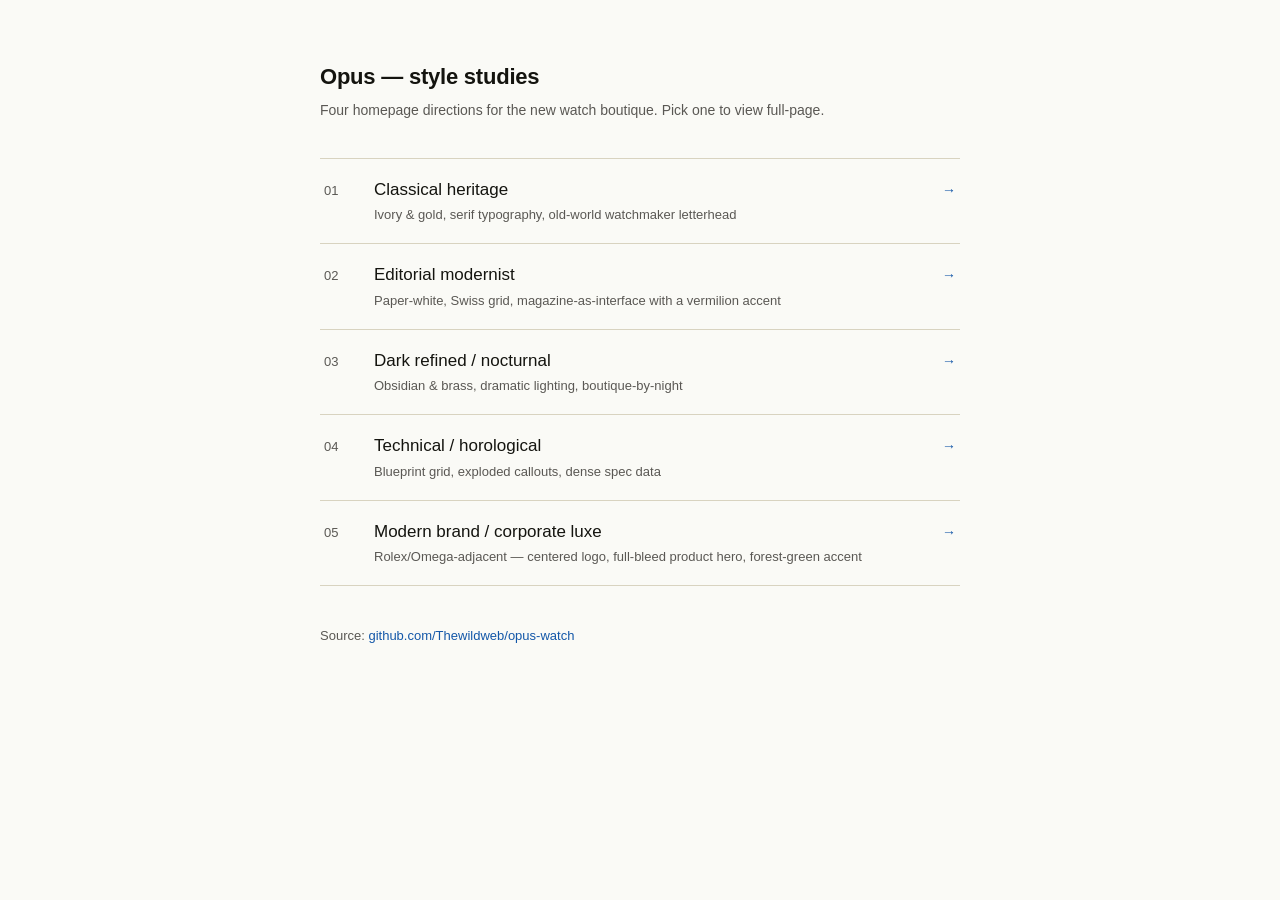
<file: index.html>
<!doctype html>
<html lang="en">
<head>
<meta charset="utf-8" />
<meta name="viewport" content="width=device-width,initial-scale=1" />
<title>Opus — style studies</title>
<style>
  :root {
    --paper: #fafaf6;
    --ink: #14140f;
    --ink-soft: #5a5854;
    --rule: #d8d3c0;
    --accent: #1357a8;
  }
  * { box-sizing: border-box; margin: 0; padding: 0; }
  body {
    background: var(--paper);
    color: var(--ink);
    font-family: -apple-system, BlinkMacSystemFont, "Helvetica Neue", Helvetica, Arial, sans-serif;
    font-size: 16px;
    line-height: 1.55;
    padding: 60px 24px;
    -webkit-font-smoothing: antialiased;
  }
  .wrap {
    max-width: 640px;
    margin: 0 auto;
  }
  h1 {
    font-size: 22px;
    font-weight: 600;
    letter-spacing: -0.01em;
    margin-bottom: 6px;
  }
  .sub {
    color: var(--ink-soft);
    font-size: 14px;
    margin-bottom: 36px;
  }
  ol {
    list-style: none;
    counter-reset: item;
    border-top: 1px solid var(--rule);
  }
  ol li {
    counter-increment: item;
    border-bottom: 1px solid var(--rule);
  }
  ol li a {
    display: grid;
    grid-template-columns: 32px 1fr auto;
    gap: 18px;
    align-items: baseline;
    padding: 18px 4px;
    text-decoration: none;
    color: var(--ink);
    transition: background .15s;
  }
  ol li a:hover { background: rgba(19, 87, 168, 0.05); }
  ol li a::before {
    content: counter(item, decimal-leading-zero);
    color: var(--ink-soft);
    font-variant-numeric: tabular-nums;
    font-size: 13px;
  }
  .name {
    font-size: 17px;
    font-weight: 500;
  }
  .name small {
    display: block;
    font-weight: 400;
    font-size: 13px;
    color: var(--ink-soft);
    margin-top: 2px;
  }
  .arrow {
    color: var(--accent);
    font-size: 14px;
  }
  footer {
    margin-top: 40px;
    font-size: 13px;
    color: var(--ink-soft);
  }
  footer a { color: var(--accent); text-decoration: none; }
  footer a:hover { text-decoration: underline; }
</style>
</head>
<body>
  <div class="wrap">
    <h1>Opus — style studies</h1>
    <p class="sub">Four homepage directions for the new watch boutique. Pick one to view full-page.</p>

    <ol>
      <li><a href="01-heritage.html">
        <div class="name">Classical heritage<small>Ivory &amp; gold, serif typography, old-world watchmaker letterhead</small></div>
        <span class="arrow">→</span>
      </a></li>
      <li><a href="02-editorial.html">
        <div class="name">Editorial modernist<small>Paper-white, Swiss grid, magazine-as-interface with a vermilion accent</small></div>
        <span class="arrow">→</span>
      </a></li>
      <li><a href="03-nocturne.html">
        <div class="name">Dark refined / nocturnal<small>Obsidian &amp; brass, dramatic lighting, boutique-by-night</small></div>
        <span class="arrow">→</span>
      </a></li>
      <li><a href="04-technical.html">
        <div class="name">Technical / horological<small>Blueprint grid, exploded callouts, dense spec data</small></div>
        <span class="arrow">→</span>
      </a></li>
      <li><a href="05-modern.html">
        <div class="name">Modern brand / corporate luxe<small>Rolex/Omega-adjacent &mdash; centered logo, full-bleed product hero, forest-green accent</small></div>
        <span class="arrow">→</span>
      </a></li>
    </ol>

    <footer>
      Source: <a href="https://github.com/Thewildweb/opus-watch">github.com/Thewildweb/opus-watch</a>
    </footer>
  </div>
</body>
</html>
</file>
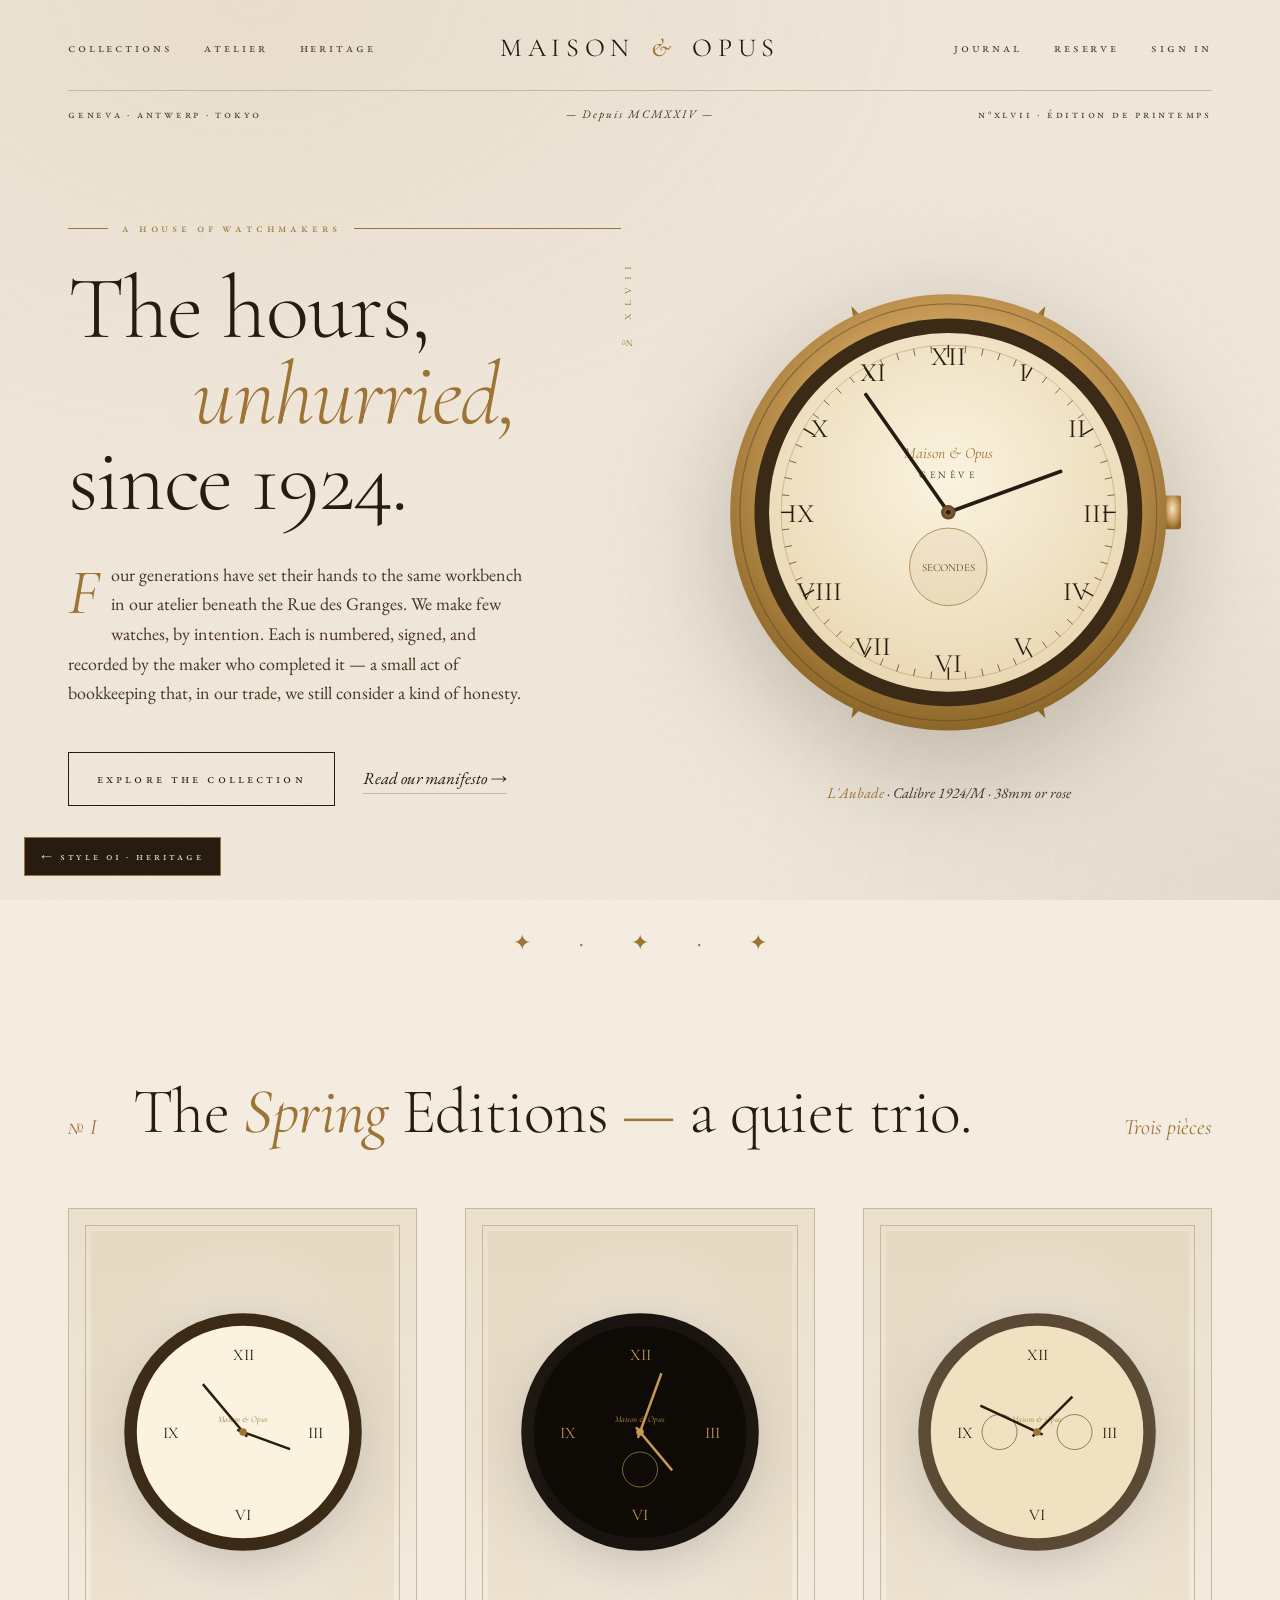
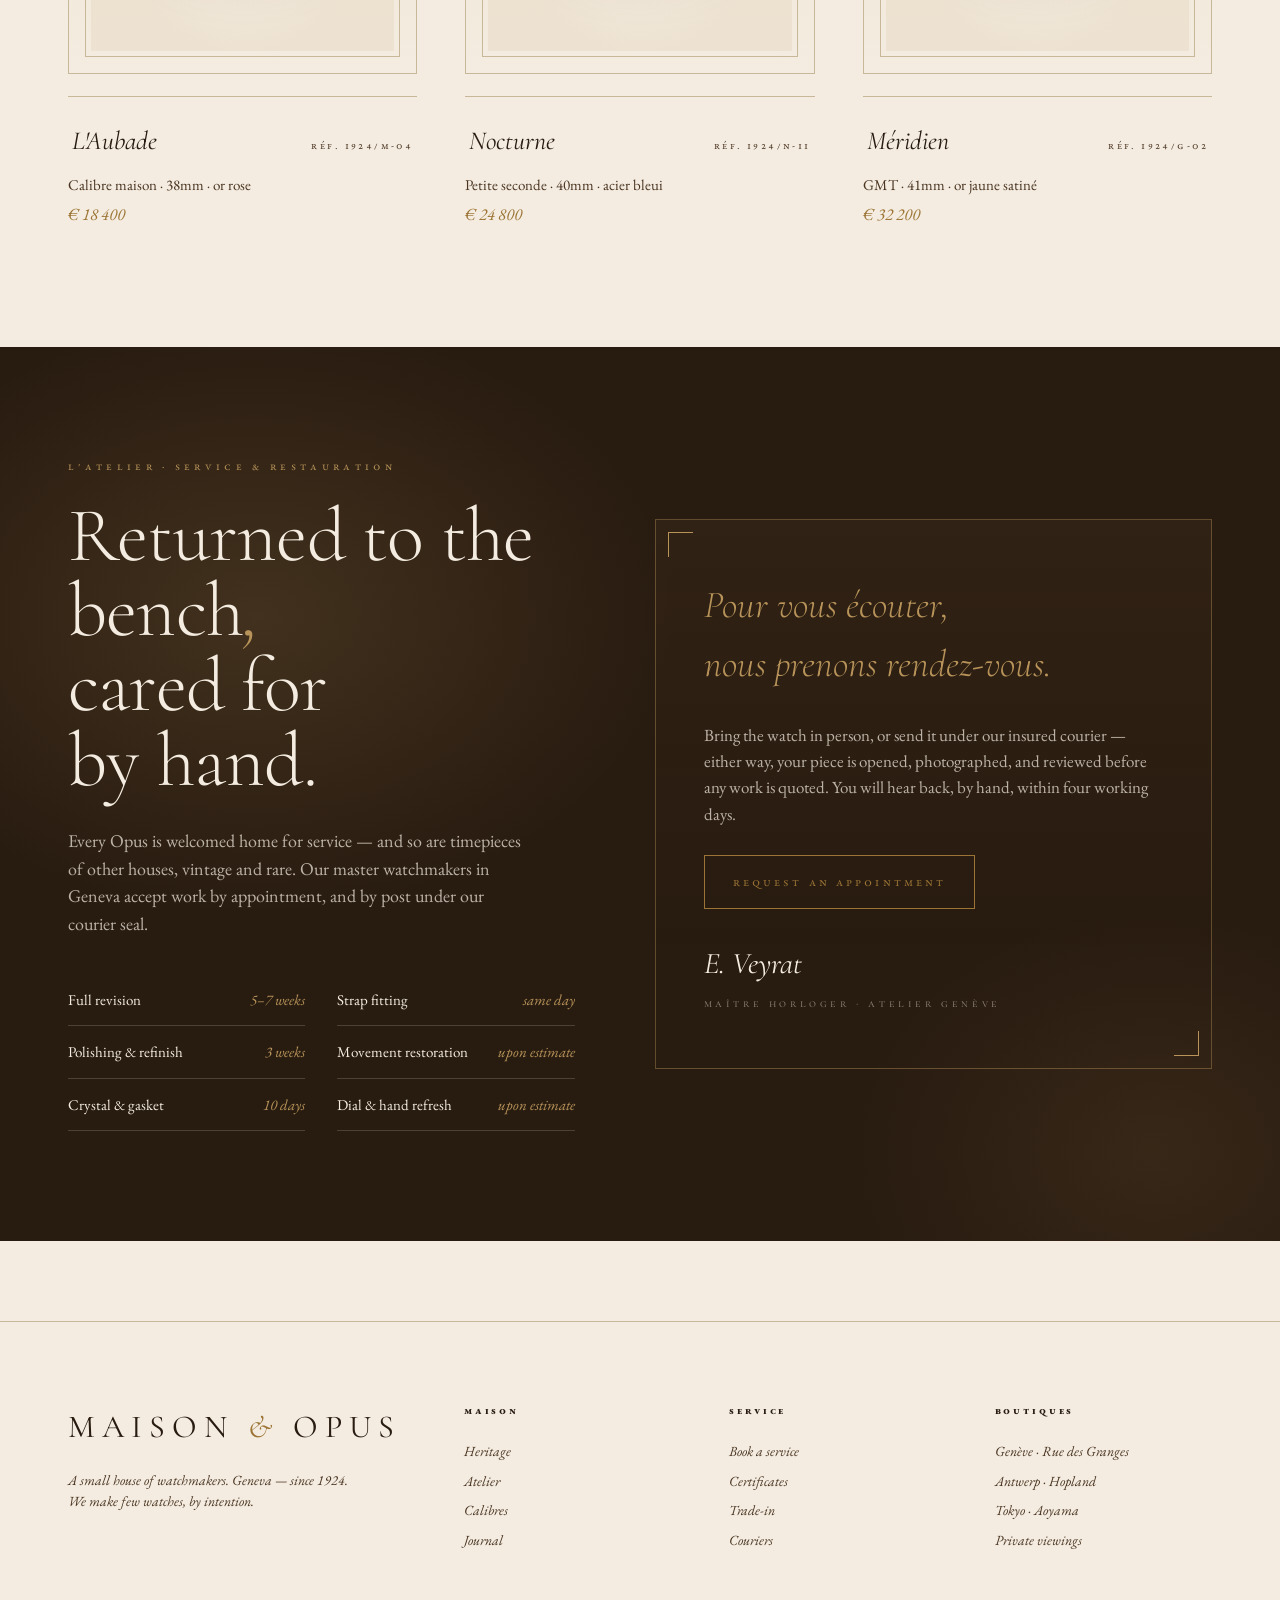
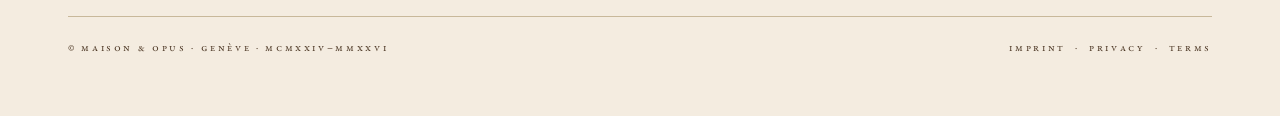
<file: 01-heritage.html>
<!doctype html>
<html lang="en">
<head>
<meta charset="utf-8" />
<meta name="viewport" content="width=device-width,initial-scale=1" />
<title>Maison Opus — Horlogerie depuis MCMXXIV</title>
<link rel="preconnect" href="https://fonts.googleapis.com" />
<link rel="preconnect" href="https://fonts.gstatic.com" crossorigin />
<link href="https://fonts.googleapis.com/css2?family=Cormorant+Garamond:ital,wght@0,300;0,400;0,500;0,600;1,300;1,400&family=EB+Garamond:ital,wght@0,400;0,500;1,400&display=swap" rel="stylesheet" />
<style>
  :root {
    --paper: #f4ece0;
    --paper-deep: #ebe0cd;
    --ink: #281b10;
    --ink-soft: #4a3522;
    --gilt: #9c7536;
    --gilt-bright: #b8945a;
    --rule: #c8b89a;
    --shadow: rgba(40, 27, 16, 0.12);
  }

  * { box-sizing: border-box; margin: 0; padding: 0; }

  html, body {
    background: var(--paper);
    color: var(--ink);
    font-family: "EB Garamond", "Georgia", serif;
    font-size: 18px;
    line-height: 1.55;
    -webkit-font-smoothing: antialiased;
    overflow-x: hidden;
  }

  body::before {
    content: "";
    position: fixed;
    inset: 0;
    pointer-events: none;
    background:
      radial-gradient(1200px 800px at 20% 0%, rgba(184, 148, 90, 0.10), transparent 60%),
      radial-gradient(900px 600px at 100% 100%, rgba(40, 27, 16, 0.06), transparent 60%);
    z-index: 0;
  }
  body::after {
    content: "";
    position: fixed;
    inset: 0;
    pointer-events: none;
    background-image: url("data:image/svg+xml;utf8,<svg xmlns='http://www.w3.org/2000/svg' width='240' height='240'><filter id='n'><feTurbulence type='fractalNoise' baseFrequency='0.85' numOctaves='2' stitchTiles='stitch'/><feColorMatrix values='0 0 0 0 0.16  0 0 0 0 0.11  0 0 0 0 0.06  0 0 0 0.13 0'/></filter><rect width='100%' height='100%' filter='url(%23n)'/></svg>");
    opacity: 0.55;
    mix-blend-mode: multiply;
    z-index: 1;
  }

  .display { font-family: "Cormorant Garamond", "Didot", serif; font-weight: 400; }
  .italic { font-style: italic; }
  .small-caps { font-variant: all-small-caps; letter-spacing: 0.18em; }

  .container { max-width: 1240px; margin: 0 auto; padding: 0 48px; position: relative; z-index: 2; }

  /* ───── header ───── */
  header.top {
    padding: 28px 0 0;
    position: relative;
    z-index: 5;
  }
  .top-row {
    display: grid;
    grid-template-columns: 1fr auto 1fr;
    align-items: center;
    border-bottom: 1px solid var(--rule);
    padding-bottom: 22px;
  }
  .top-row nav { display: flex; gap: 32px; font-size: 13px; }
  .top-row nav a {
    color: var(--ink-soft);
    text-decoration: none;
    font-variant: all-small-caps;
    letter-spacing: 0.22em;
    transition: color .2s;
  }
  .top-row nav a:hover { color: var(--gilt); }
  .top-row nav.right { justify-content: flex-end; }

  .wordmark {
    text-align: center;
    font-family: "Cormorant Garamond", serif;
    font-size: 26px;
    letter-spacing: 0.22em;
    color: var(--ink);
  }
  .wordmark .amp {
    color: var(--gilt);
    font-style: italic;
    font-weight: 500;
    margin: 0 4px;
  }

  .meta-row {
    display: grid;
    grid-template-columns: 1fr auto 1fr;
    padding: 14px 0 0;
    font-size: 11.5px;
    color: var(--ink-soft);
    font-variant: all-small-caps;
    letter-spacing: 0.24em;
  }
  .meta-row .right { text-align: right; }

  /* ───── hero ───── */
  .hero {
    padding: 96px 0 80px;
    position: relative;
  }
  .hero-grid {
    display: grid;
    grid-template-columns: 1.05fr 1fr;
    gap: 64px;
    align-items: center;
  }
  .hero-eyebrow {
    font-variant: all-small-caps;
    letter-spacing: 0.32em;
    font-size: 12px;
    color: var(--gilt);
    display: flex;
    align-items: center;
    gap: 14px;
    margin-bottom: 28px;
  }
  .hero-eyebrow::before, .hero-eyebrow::after {
    content: "";
    height: 1px;
    background: var(--gilt);
    flex: 0 0 40px;
  }
  .hero-eyebrow::after { flex: 1; }

  h1.hero-title {
    font-family: "Cormorant Garamond", serif;
    font-weight: 300;
    font-size: clamp(56px, 7vw, 104px);
    line-height: 0.96;
    letter-spacing: -0.01em;
    color: var(--ink);
  }
  h1.hero-title .row-2 {
    display: block;
    font-style: italic;
    color: var(--gilt);
    padding-left: 1.4em;
  }
  h1.hero-title .row-3 {
    display: block;
    letter-spacing: -0.02em;
  }

  .hero-desc {
    margin-top: 36px;
    max-width: 460px;
    font-size: 18px;
    line-height: 1.65;
    color: var(--ink-soft);
  }
  .hero-desc::first-letter {
    font-family: "Cormorant Garamond", serif;
    font-size: 64px;
    line-height: 0.85;
    float: left;
    padding: 6px 12px 0 0;
    color: var(--gilt);
    font-style: italic;
  }

  .cta-row {
    margin-top: 44px;
    display: flex;
    gap: 28px;
    align-items: center;
  }
  .btn {
    font-family: "EB Garamond", serif;
    font-variant: all-small-caps;
    letter-spacing: 0.24em;
    font-size: 13px;
    padding: 16px 28px;
    border: 1px solid var(--ink);
    background: transparent;
    color: var(--ink);
    text-decoration: none;
    cursor: pointer;
    transition: all .35s ease;
    position: relative;
  }
  .btn:hover { background: var(--ink); color: var(--paper); letter-spacing: 0.30em; }
  .btn.gilt { border-color: var(--gilt); color: var(--gilt); }
  .btn.gilt:hover { background: var(--gilt); color: var(--paper); }
  .link-arrow {
    color: var(--ink);
    text-decoration: none;
    font-style: italic;
    font-size: 17px;
    border-bottom: 1px solid var(--rule);
    padding-bottom: 2px;
    transition: border-color .25s, color .25s;
  }
  .link-arrow:hover { color: var(--gilt); border-color: var(--gilt); }

  /* watch illustration */
  .watch-wrap {
    position: relative;
    aspect-ratio: 1;
    display: flex;
    align-items: center;
    justify-content: center;
  }
  .watch-wrap::before {
    content: "";
    position: absolute;
    inset: 5%;
    border-radius: 50%;
    background: radial-gradient(closest-side at 50% 40%, rgba(184,148,90,0.18), transparent 70%);
    filter: blur(20px);
  }
  .watch-svg {
    width: 92%;
    height: auto;
    filter: drop-shadow(0 30px 60px rgba(40, 27, 16, 0.25));
    animation: hover 8s ease-in-out infinite;
  }
  @keyframes hover {
    0%, 100% { transform: translateY(0); }
    50% { transform: translateY(-10px); }
  }
  .watch-caption {
    position: absolute;
    bottom: -28px;
    left: 50%;
    transform: translateX(-50%);
    font-style: italic;
    color: var(--ink-soft);
    font-size: 15px;
    white-space: nowrap;
  }
  .watch-caption span { color: var(--gilt); }

  /* roman numeral side marker */
  .side-mark {
    position: absolute;
    right: -16px;
    top: 40px;
    writing-mode: vertical-rl;
    transform: rotate(180deg);
    font-family: "Cormorant Garamond", serif;
    font-size: 13px;
    letter-spacing: 0.5em;
    color: var(--gilt);
    font-variant: all-small-caps;
  }

  /* ───── ornament divider ───── */
  .ornament {
    text-align: center;
    margin: 40px 0;
    color: var(--gilt);
    font-size: 22px;
    letter-spacing: 1em;
    padding-left: 1em;
  }
  .rule {
    height: 1px;
    background: linear-gradient(90deg, transparent, var(--rule), transparent);
  }

  /* ───── collection ───── */
  .section { padding: 80px 0; position: relative; }
  .section-head {
    display: grid;
    grid-template-columns: auto 1fr auto;
    gap: 36px;
    align-items: end;
    margin-bottom: 64px;
  }
  .section-head h2 {
    font-family: "Cormorant Garamond", serif;
    font-weight: 300;
    font-size: clamp(40px, 5vw, 72px);
    line-height: 1;
    letter-spacing: -0.01em;
  }
  .section-head h2 em { color: var(--gilt); font-weight: 400; }
  .section-head .num {
    font-family: "Cormorant Garamond", serif;
    font-style: italic;
    font-size: 22px;
    color: var(--gilt);
  }
  .section-head .lead-rule { height: 1px; background: var(--rule); transform: translateY(-12px); }

  .pieces {
    display: grid;
    grid-template-columns: repeat(3, 1fr);
    gap: 48px;
  }
  .piece { cursor: pointer; }
  .piece-frame {
    aspect-ratio: 3/4;
    background: linear-gradient(180deg, var(--paper-deep), var(--paper));
    border: 1px solid var(--rule);
    position: relative;
    overflow: hidden;
    transition: transform .6s cubic-bezier(.2,.7,.2,1);
  }
  .piece-frame::before {
    content: "";
    position: absolute;
    inset: 16px;
    border: 1px solid var(--rule);
    pointer-events: none;
  }
  .piece-frame::after {
    content: "";
    position: absolute;
    inset: 22px;
    background: radial-gradient(closest-side, transparent 65%, rgba(184,148,90,0.10) 100%);
  }
  .piece:hover .piece-frame { transform: translateY(-6px); box-shadow: 0 40px 60px -30px rgba(40,27,16,0.45); }
  .piece svg.dial {
    position: absolute;
    inset: 14% 14% 18%;
    width: 72%;
    height: auto;
    margin: auto;
    filter: drop-shadow(0 14px 30px rgba(40,27,16,0.22));
  }
  .piece-meta {
    padding: 24px 4px 4px;
    display: flex;
    justify-content: space-between;
    align-items: baseline;
    border-top: 1px solid var(--rule);
    margin-top: 22px;
  }
  .piece-name {
    font-family: "Cormorant Garamond", serif;
    font-style: italic;
    font-size: 26px;
  }
  .piece-ref {
    font-variant: all-small-caps;
    letter-spacing: 0.22em;
    font-size: 11px;
    color: var(--ink-soft);
  }
  .piece-line {
    margin-top: 8px;
    font-size: 15px;
    color: var(--ink-soft);
  }
  .piece-price {
    margin-top: 4px;
    color: var(--gilt);
    font-style: italic;
    font-size: 17px;
  }

  /* ───── atelier ───── */
  .atelier {
    background: var(--ink);
    color: var(--paper);
    margin-top: 40px;
    position: relative;
    overflow: hidden;
  }
  .atelier .container { padding-top: 110px; padding-bottom: 110px; }
  .atelier::before {
    content: "";
    position: absolute;
    inset: 0;
    background:
      radial-gradient(700px 500px at 20% 30%, rgba(184,148,90,0.18), transparent 60%),
      radial-gradient(500px 400px at 90% 90%, rgba(184,148,90,0.10), transparent 60%);
  }
  .atelier-grid {
    display: grid;
    grid-template-columns: 1fr 1.1fr;
    gap: 80px;
    align-items: center;
    position: relative;
  }
  .atelier h2 {
    font-family: "Cormorant Garamond", serif;
    font-weight: 300;
    font-size: clamp(48px, 6vw, 88px);
    line-height: 0.98;
    letter-spacing: -0.01em;
  }
  .atelier h2 em { color: var(--gilt-bright); }
  .atelier .eyebrow {
    font-variant: all-small-caps;
    letter-spacing: 0.36em;
    font-size: 12px;
    color: var(--gilt-bright);
    margin-bottom: 22px;
  }
  .atelier p {
    margin-top: 28px;
    color: rgba(244, 236, 224, 0.72);
    max-width: 460px;
    font-size: 18px;
  }
  .atelier .services {
    margin-top: 36px;
    columns: 2;
    column-gap: 32px;
  }
  .atelier .services div {
    padding: 14px 0;
    border-bottom: 1px solid rgba(244,236,224,0.18);
    font-size: 15px;
    break-inside: avoid;
    display: flex;
    justify-content: space-between;
  }
  .atelier .services span { color: var(--gilt-bright); font-style: italic; }

  .atelier-card {
    border: 1px solid rgba(184,148,90,0.4);
    padding: 56px 48px;
    background:
      linear-gradient(180deg, rgba(184,148,90,0.06), transparent 80%);
    position: relative;
  }
  .atelier-card::before, .atelier-card::after {
    content: "";
    position: absolute;
    width: 24px;
    height: 24px;
    border: 1px solid var(--gilt-bright);
  }
  .atelier-card::before { top: 12px; left: 12px; border-right: none; border-bottom: none; }
  .atelier-card::after { bottom: 12px; right: 12px; border-left: none; border-top: none; }

  .atelier-card h3 {
    font-family: "Cormorant Garamond", serif;
    font-weight: 300;
    font-style: italic;
    font-size: 38px;
    margin-bottom: 24px;
    color: var(--gilt-bright);
  }
  .atelier-card .signature {
    margin-top: 32px;
    font-family: "Cormorant Garamond", serif;
    font-style: italic;
    font-size: 30px;
    color: var(--paper);
  }
  .atelier-card .signature span {
    display: block;
    font-style: normal;
    font-variant: all-small-caps;
    letter-spacing: 0.3em;
    font-size: 12px;
    margin-top: 6px;
    color: rgba(244,236,224,0.5);
  }

  /* ───── footer ───── */
  footer.foot {
    padding: 80px 0 60px;
    border-top: 1px solid var(--rule);
    margin-top: 80px;
    font-size: 14px;
    color: var(--ink-soft);
  }
  .foot-grid {
    display: grid;
    grid-template-columns: 1.6fr 1fr 1fr 1fr;
    gap: 48px;
  }
  .foot h4 {
    font-variant: all-small-caps;
    letter-spacing: 0.26em;
    font-size: 11px;
    color: var(--ink);
    margin-bottom: 18px;
  }
  .foot a { display: block; padding: 4px 0; color: var(--ink-soft); text-decoration: none; font-style: italic; }
  .foot a:hover { color: var(--gilt); }
  .foot .mark {
    font-family: "Cormorant Garamond", serif;
    font-size: 32px;
    letter-spacing: 0.22em;
    color: var(--ink);
    margin-bottom: 18px;
  }
  .foot .mark em { color: var(--gilt); font-style: italic; }
  .foot-bot {
    margin-top: 60px;
    padding-top: 22px;
    border-top: 1px solid var(--rule);
    display: flex;
    justify-content: space-between;
    font-variant: all-small-caps;
    letter-spacing: 0.24em;
    font-size: 11px;
  }

  .style-badge {
    position: fixed;
    left: 24px;
    bottom: 24px;
    background: var(--ink);
    color: var(--paper);
    padding: 10px 16px;
    z-index: 10;
    font-variant: all-small-caps;
    letter-spacing: 0.26em;
    font-size: 11px;
    text-decoration: none;
    border: 1px solid var(--gilt);
  }
  .style-badge:hover { background: var(--gilt); color: var(--ink); }

  @media (max-width: 880px) {
    .hero-grid, .atelier-grid { grid-template-columns: 1fr; }
    .pieces { grid-template-columns: 1fr; }
    .foot-grid { grid-template-columns: 1fr 1fr; }
    .top-row nav.left { display: none; }
  }
</style>
</head>
<body>

<a class="style-badge" href="index.html">← Style 01 · Heritage</a>

<header class="top">
  <div class="container">
    <div class="top-row">
      <nav class="left">
        <a href="#">Collections</a>
        <a href="#">Atelier</a>
        <a href="#">Heritage</a>
      </nav>
      <div class="wordmark">MAISON <span class="amp">&amp;</span> OPUS</div>
      <nav class="right">
        <a href="#">Journal</a>
        <a href="#">Reserve</a>
        <a href="#">Sign in</a>
      </nav>
    </div>
    <div class="meta-row">
      <div>Geneva · Antwerp · Tokyo</div>
      <div class="italic" style="font-variant: normal; letter-spacing: 0.18em;">— Depuis MCMXXIV —</div>
      <div class="right">N°XLVII · Édition de printemps</div>
    </div>
  </div>
</header>

<section class="hero">
  <div class="container">
    <div class="hero-grid">
      <div style="position: relative;">
        <div class="side-mark">№ XLVII</div>
        <div class="hero-eyebrow">A House of Watchmakers</div>
        <h1 class="hero-title">
          The hours,
          <span class="row-2">unhurried,</span>
          <span class="row-3">since 1924.</span>
        </h1>
        <p class="hero-desc">
          Four generations have set their hands to the same workbench in our atelier
          beneath the Rue des Granges. We make few watches, by intention. Each is
          numbered, signed, and recorded by the maker who completed it — a small
          act of bookkeeping that, in our trade, we still consider a kind of honesty.
        </p>
        <div class="cta-row">
          <a class="btn" href="#">Explore the Collection</a>
          <a class="link-arrow" href="#">Read our manifesto →</a>
        </div>
      </div>

      <div class="watch-wrap">
        <svg class="watch-svg" viewBox="0 0 400 400" xmlns="http://www.w3.org/2000/svg">
          <defs>
            <radialGradient id="caseG" cx="50%" cy="40%" r="60%">
              <stop offset="0%" stop-color="#f3e3c2" />
              <stop offset="60%" stop-color="#c69955" />
              <stop offset="100%" stop-color="#8b6628" />
            </radialGradient>
            <radialGradient id="dialG" cx="50%" cy="40%" r="65%">
              <stop offset="0%" stop-color="#fbf3e0" />
              <stop offset="100%" stop-color="#e8d6b0" />
            </radialGradient>
            <radialGradient id="centerG" cx="50%" cy="50%" r="50%">
              <stop offset="0%" stop-color="#9c7536" />
              <stop offset="100%" stop-color="#5b4220" />
            </radialGradient>
          </defs>
          <!-- crown -->
          <rect x="378" y="186" width="14" height="28" fill="url(#caseG)" rx="2" />
          <!-- lugs -->
          <path d="M120 30 L160 70 L130 90 Z" fill="url(#caseG)" />
          <path d="M280 30 L240 70 L270 90 Z" fill="url(#caseG)" />
          <path d="M120 370 L160 330 L130 310 Z" fill="url(#caseG)" />
          <path d="M280 370 L240 330 L270 310 Z" fill="url(#caseG)" />
          <!-- case -->
          <circle cx="200" cy="200" r="180" fill="url(#caseG)" />
          <circle cx="200" cy="200" r="172" fill="none" stroke="#5b4220" stroke-width="1" opacity="0.5" />
          <!-- bezel -->
          <circle cx="200" cy="200" r="160" fill="#3a2a16" />
          <!-- dial -->
          <circle cx="200" cy="200" r="148" fill="url(#dialG)" />
          <!-- decorative inner ring -->
          <circle cx="200" cy="200" r="138" fill="none" stroke="#9c7536" stroke-width="0.5" opacity="0.6" />
          <!-- minute markers -->
          <g stroke="#281b10" stroke-width="0.8">
            <!-- 60 minute marks -->
            <g id="ticks"></g>
          </g>
          <!-- roman numerals -->
          <g font-family="Cormorant Garamond, serif" font-size="22" fill="#281b10" text-anchor="middle">
            <text x="200" y="78">XII</text>
            <text x="262" y="92">I</text>
            <text x="306" y="138">II</text>
            <text x="322" y="208">III</text>
            <text x="306" y="272">IV</text>
            <text x="262" y="318">V</text>
            <text x="200" y="332">VI</text>
            <text x="138" y="318">VII</text>
            <text x="94" y="272">VIII</text>
            <text x="78" y="208">IX</text>
            <text x="94" y="138">X</text>
            <text x="138" y="92">XI</text>
          </g>
          <!-- maker mark -->
          <text x="200" y="155" font-family="Cormorant Garamond, serif" font-style="italic" font-size="13" fill="#9c7536" text-anchor="middle">Maison &amp; Opus</text>
          <text x="200" y="172" font-family="EB Garamond, serif" font-size="8" letter-spacing="3" fill="#5b4220" text-anchor="middle">GENÈVE</text>
          <!-- subdial -->
          <circle cx="200" cy="245" r="32" fill="none" stroke="#9c7536" stroke-width="0.6" />
          <circle cx="200" cy="245" r="32" fill="rgba(155, 117, 54, 0.08)" />
          <text x="200" y="248" font-family="Cormorant Garamond, serif" font-size="9" fill="#5b4220" text-anchor="middle">SECONDES</text>
          <!-- hands -->
          <g transform="rotate(-35 200 200)">
            <rect x="198.5" y="80" width="3" height="125" fill="#281b10" rx="1" />
          </g>
          <g transform="rotate(70 200 200)">
            <rect x="198.5" y="100" width="3" height="105" fill="#281b10" rx="1" />
          </g>
          <circle cx="200" cy="200" r="6" fill="url(#centerG)" />
          <circle cx="200" cy="200" r="2" fill="#281b10" />
        </svg>
        <script>
          // hour ticks via JS for the dial
          (function() {
            const ticks = document.querySelector('#ticks');
            if (!ticks) return;
            for (let i = 0; i < 60; i++) {
              const a = (i / 60) * Math.PI * 2 - Math.PI/2;
              const r1 = i % 5 === 0 ? 128 : 132;
              const r2 = 138;
              const x1 = 200 + Math.cos(a) * r1;
              const y1 = 200 + Math.sin(a) * r1;
              const x2 = 200 + Math.cos(a) * r2;
              const y2 = 200 + Math.sin(a) * r2;
              const line = document.createElementNS('http://www.w3.org/2000/svg', 'line');
              line.setAttribute('x1', x1); line.setAttribute('y1', y1);
              line.setAttribute('x2', x2); line.setAttribute('y2', y2);
              line.setAttribute('stroke', '#281b10');
              line.setAttribute('stroke-width', i % 5 === 0 ? '1.2' : '0.5');
              ticks.appendChild(line);
            }
          })();
        </script>
        <div class="watch-caption"><span>L'Aubade</span> · Calibre 1924/M · 38mm or rose</div>
      </div>
    </div>
  </div>
</section>

<div class="container"><div class="ornament">✦ · ✦ · ✦</div></div>

<section class="section">
  <div class="container">
    <div class="section-head">
      <span class="num italic">№ I</span>
      <h2>The <em>Spring</em> Editions <em>—</em> a quiet trio.</h2>
      <span class="num italic">Trois pièces</span>
    </div>

    <div class="pieces">
      <article class="piece">
        <div class="piece-frame">
          <svg class="dial" viewBox="0 0 200 200">
            <circle cx="100" cy="100" r="95" fill="#3a2a16" />
            <circle cx="100" cy="100" r="85" fill="#fbf3e0" />
            <text x="100" y="42" font-family="Cormorant Garamond, serif" font-size="13" text-anchor="middle" fill="#281b10">XII</text>
            <text x="158" y="105" font-family="Cormorant Garamond, serif" font-size="13" text-anchor="middle" fill="#281b10">III</text>
            <text x="100" y="170" font-family="Cormorant Garamond, serif" font-size="13" text-anchor="middle" fill="#281b10">VI</text>
            <text x="42" y="105" font-family="Cormorant Garamond, serif" font-size="13" text-anchor="middle" fill="#281b10">IX</text>
            <text x="100" y="92" font-family="Cormorant Garamond, serif" font-style="italic" font-size="7" fill="#9c7536" text-anchor="middle">Maison &amp; Opus</text>
            <g transform="rotate(-40 100 100)"><rect x="99" y="50" width="2" height="55" fill="#281b10" /></g>
            <g transform="rotate(110 100 100)"><rect x="99" y="60" width="2" height="45" fill="#281b10" /></g>
            <circle cx="100" cy="100" r="3" fill="#9c7536" />
          </svg>
        </div>
        <div class="piece-meta">
          <div class="piece-name">L'Aubade</div>
          <div class="piece-ref">Réf. 1924/M-04</div>
        </div>
        <div class="piece-line">Calibre maison · 38mm · or rose</div>
        <div class="piece-price"><span class="italic">€ 18 400</span></div>
      </article>

      <article class="piece">
        <div class="piece-frame">
          <svg class="dial" viewBox="0 0 200 200">
            <circle cx="100" cy="100" r="95" fill="#1a1410" />
            <circle cx="100" cy="100" r="85" fill="#0e0a06" />
            <text x="100" y="42" font-family="Cormorant Garamond, serif" font-size="13" text-anchor="middle" fill="#c69955">XII</text>
            <text x="158" y="105" font-family="Cormorant Garamond, serif" font-size="13" text-anchor="middle" fill="#c69955">III</text>
            <text x="100" y="170" font-family="Cormorant Garamond, serif" font-size="13" text-anchor="middle" fill="#c69955">VI</text>
            <text x="42" y="105" font-family="Cormorant Garamond, serif" font-size="13" text-anchor="middle" fill="#c69955">IX</text>
            <text x="100" y="92" font-family="Cormorant Garamond, serif" font-style="italic" font-size="7" fill="#c69955" text-anchor="middle">Maison &amp; Opus</text>
            <circle cx="100" cy="130" r="14" fill="none" stroke="#c69955" stroke-width="0.5" />
            <g transform="rotate(20 100 100)"><rect x="99" y="50" width="2" height="55" fill="#c69955" /></g>
            <g transform="rotate(140 100 100)"><rect x="99" y="60" width="2" height="45" fill="#c69955" /></g>
            <circle cx="100" cy="100" r="3" fill="#c69955" />
          </svg>
        </div>
        <div class="piece-meta">
          <div class="piece-name">Nocturne</div>
          <div class="piece-ref">Réf. 1924/N-11</div>
        </div>
        <div class="piece-line">Petite seconde · 40mm · acier bleui</div>
        <div class="piece-price"><span class="italic">€ 24 800</span></div>
      </article>

      <article class="piece">
        <div class="piece-frame">
          <svg class="dial" viewBox="0 0 200 200">
            <circle cx="100" cy="100" r="95" fill="#5a4a35" />
            <circle cx="100" cy="100" r="85" fill="#f0e2c0" />
            <text x="100" y="42" font-family="Cormorant Garamond, serif" font-size="13" text-anchor="middle" fill="#281b10">XII</text>
            <text x="158" y="105" font-family="Cormorant Garamond, serif" font-size="13" text-anchor="middle" fill="#281b10">III</text>
            <text x="100" y="170" font-family="Cormorant Garamond, serif" font-size="13" text-anchor="middle" fill="#281b10">VI</text>
            <text x="42" y="105" font-family="Cormorant Garamond, serif" font-size="13" text-anchor="middle" fill="#281b10">IX</text>
            <text x="100" y="92" font-family="Cormorant Garamond, serif" font-style="italic" font-size="7" fill="#9c7536" text-anchor="middle">Maison &amp; Opus</text>
            <circle cx="70" cy="100" r="14" fill="none" stroke="#5b4220" stroke-width="0.5" />
            <circle cx="130" cy="100" r="14" fill="none" stroke="#5b4220" stroke-width="0.5" />
            <g transform="rotate(-65 100 100)"><rect x="99" y="50" width="2" height="55" fill="#281b10" /></g>
            <g transform="rotate(45 100 100)"><rect x="99" y="60" width="2" height="45" fill="#281b10" /></g>
            <circle cx="100" cy="100" r="3" fill="#9c7536" />
          </svg>
        </div>
        <div class="piece-meta">
          <div class="piece-name">Méridien</div>
          <div class="piece-ref">Réf. 1924/G-02</div>
        </div>
        <div class="piece-line">GMT · 41mm · or jaune satiné</div>
        <div class="piece-price"><span class="italic">€ 32 200</span></div>
      </article>
    </div>
  </div>
</section>

<section class="atelier">
  <div class="container">
    <div class="atelier-grid">
      <div>
        <div class="eyebrow">L'Atelier · Service &amp; Restauration</div>
        <h2>Returned to the<br/>bench<em>,</em><br/>cared for<br/>by hand.</h2>
        <p>
          Every Opus is welcomed home for service — and so are timepieces of other
          houses, vintage and rare. Our master watchmakers in Geneva accept work
          by appointment, and by post under our courier seal.
        </p>
        <div class="services">
          <div>Full revision <span>5–7 weeks</span></div>
          <div>Polishing &amp; refinish <span>3 weeks</span></div>
          <div>Crystal &amp; gasket <span>10 days</span></div>
          <div>Strap fitting <span>same day</span></div>
          <div>Movement restoration <span>upon estimate</span></div>
          <div>Dial &amp; hand refresh <span>upon estimate</span></div>
        </div>
      </div>
      <div class="atelier-card">
        <h3>Pour vous écouter,<br/>nous prenons rendez-vous.</h3>
        <p style="color: rgba(244,236,224,0.72); font-size: 17px; max-width: none;">
          Bring the watch in person, or send it under our insured courier — either way,
          your piece is opened, photographed, and reviewed before any work is quoted.
          You will hear back, by hand, within four working days.
        </p>
        <a class="btn gilt" href="#" style="margin-top: 28px; display: inline-block;">Request an appointment</a>
        <div class="signature">
          E. Veyrat
          <span>Maître Horloger · Atelier Genève</span>
        </div>
      </div>
    </div>
  </div>
</section>

<footer class="foot">
  <div class="container">
    <div class="foot-grid">
      <div>
        <div class="mark">MAISON <em>&amp;</em> OPUS</div>
        <p style="font-style: italic;">
          A small house of watchmakers. Geneva — since 1924.<br/>
          We make few watches, by intention.
        </p>
      </div>
      <div>
        <h4>Maison</h4>
        <a href="#">Heritage</a>
        <a href="#">Atelier</a>
        <a href="#">Calibres</a>
        <a href="#">Journal</a>
      </div>
      <div>
        <h4>Service</h4>
        <a href="#">Book a service</a>
        <a href="#">Certificates</a>
        <a href="#">Trade-in</a>
        <a href="#">Couriers</a>
      </div>
      <div>
        <h4>Boutiques</h4>
        <a href="#">Genève · Rue des Granges</a>
        <a href="#">Antwerp · Hopland</a>
        <a href="#">Tokyo · Aoyama</a>
        <a href="#">Private viewings</a>
      </div>
    </div>
    <div class="foot-bot">
      <div>© Maison &amp; Opus · Genève · MCMXXIV–MMXXVI</div>
      <div>Imprint &nbsp;·&nbsp; Privacy &nbsp;·&nbsp; Terms</div>
    </div>
  </div>
</footer>

</body>
</html>
</file>
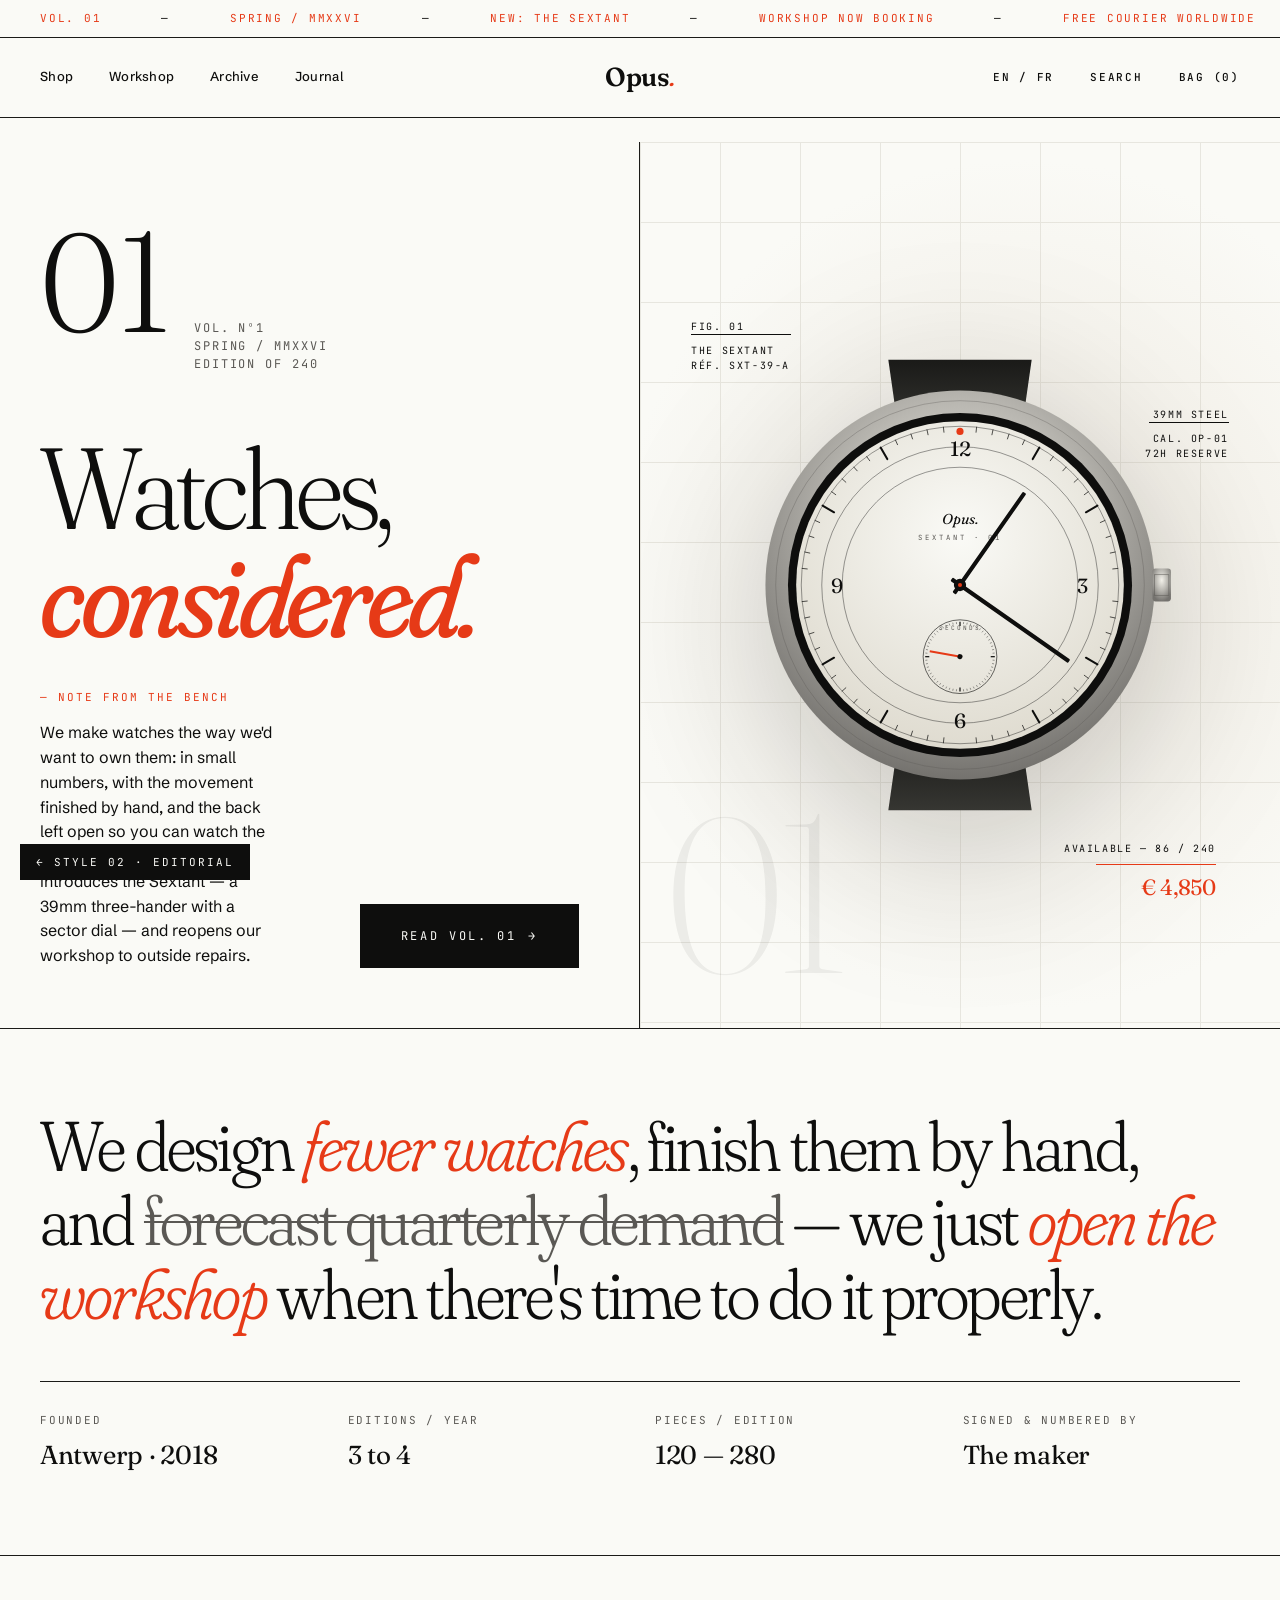
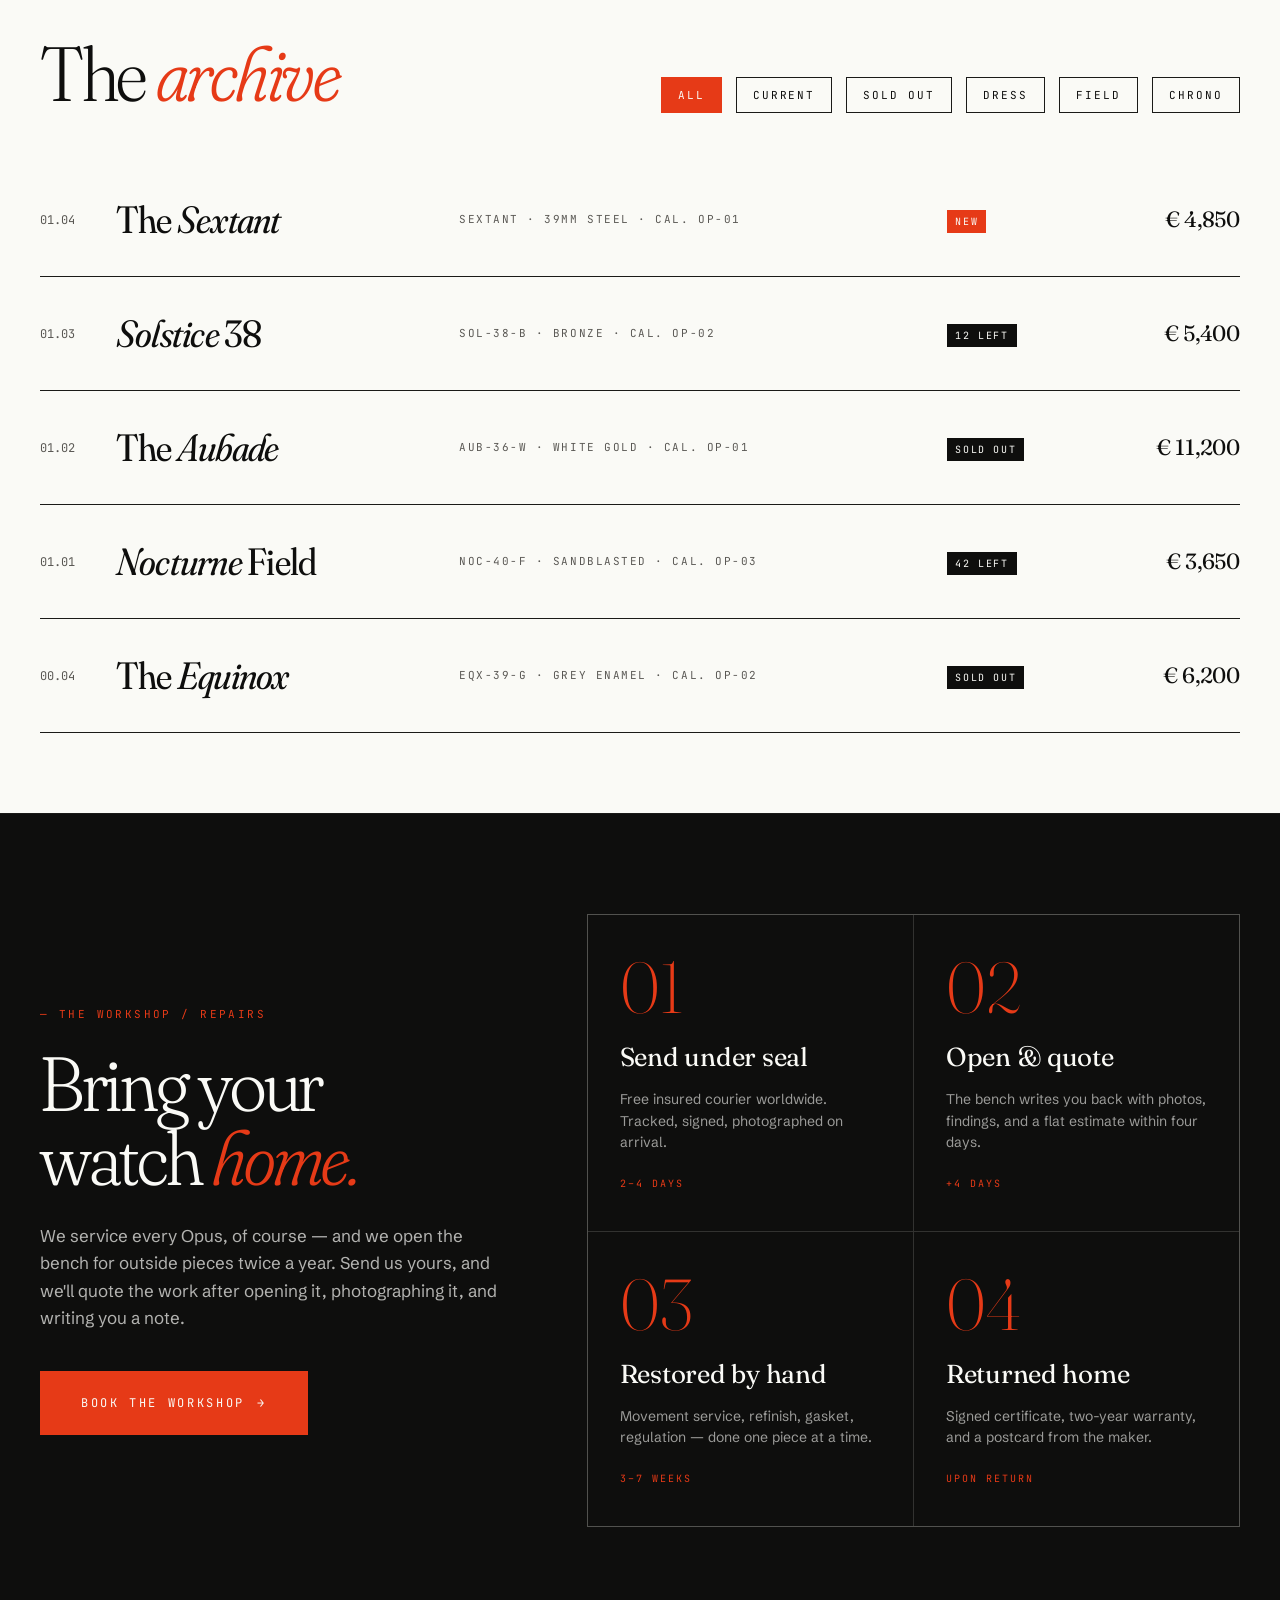
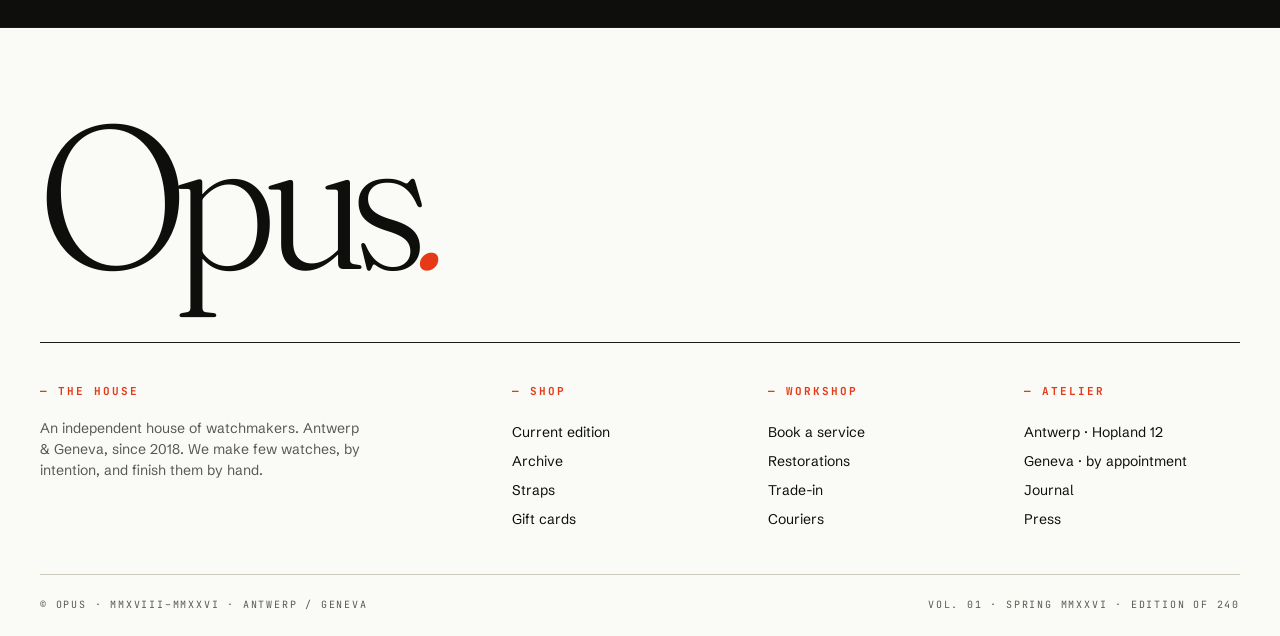
<file: 02-editorial.html>
<!doctype html>
<html lang="en">
<head>
<meta charset="utf-8" />
<meta name="viewport" content="width=device-width,initial-scale=1" />
<title>OPUS / Vol. 01 — Watches, considered.</title>
<link rel="preconnect" href="https://fonts.googleapis.com" />
<link rel="preconnect" href="https://fonts.gstatic.com" crossorigin />
<link href="https://fonts.googleapis.com/css2?family=Fraunces:ital,opsz,wght,SOFT,WONK@0,9..144,300..900,0..100,0..1;1,9..144,300..900,0..100,0..1&family=Schibsted+Grotesk:wght@400;500;600;700&family=JetBrains+Mono:wght@400;500&display=swap" rel="stylesheet" />
<style>
  :root {
    --paper: #fafaf6;
    --paper-deep: #f0eee5;
    --ink: #0e0e0d;
    --ink-soft: #5a5854;
    --rule: #1a1a18;
    --rule-soft: #cdc9bd;
    --accent: #e63a17;
    --accent-dim: #c93315;
  }

  * { box-sizing: border-box; margin: 0; padding: 0; }

  html { scroll-behavior: smooth; }
  body {
    background: var(--paper);
    color: var(--ink);
    font-family: "Schibsted Grotesk", sans-serif;
    font-size: 16px;
    line-height: 1.5;
    -webkit-font-smoothing: antialiased;
    overflow-x: hidden;
  }

  .serif { font-family: "Fraunces", serif; font-optical-sizing: auto; font-variation-settings: "SOFT" 50, "WONK" 0; }
  .mono { font-family: "JetBrains Mono", monospace; }
  .upper { text-transform: uppercase; letter-spacing: 0.14em; }

  .container { max-width: 1400px; margin: 0 auto; padding: 0 40px; }

  /* ───── top ribbon ───── */
  .ribbon {
    border-bottom: 1px solid var(--rule);
    font-family: "JetBrains Mono", monospace;
    font-size: 11px;
    text-transform: uppercase;
    letter-spacing: 0.16em;
    overflow: hidden;
  }
  .ribbon-inner {
    display: flex;
    gap: 60px;
    padding: 10px 40px;
    white-space: nowrap;
    animation: scroll 60s linear infinite;
  }
  @keyframes scroll {
    from { transform: translateX(0); }
    to { transform: translateX(-50%); }
  }
  .ribbon-inner span:nth-child(odd) { color: var(--accent); }

  /* ───── header ───── */
  header.nav {
    border-bottom: 1px solid var(--rule);
    background: var(--paper);
    position: sticky;
    top: 0;
    z-index: 50;
  }
  .nav-row {
    display: grid;
    grid-template-columns: 1fr auto 1fr;
    align-items: center;
    padding: 20px 40px;
  }
  .logo {
    font-family: "Fraunces", serif;
    font-variation-settings: "SOFT" 50, "WONK" 1;
    font-weight: 600;
    font-size: 26px;
    letter-spacing: -0.02em;
    color: var(--ink);
    text-decoration: none;
  }
  .logo em { font-style: italic; font-weight: 400; color: var(--accent); }
  .nav-row nav { display: flex; gap: 36px; }
  .nav-row nav a {
    color: var(--ink);
    text-decoration: none;
    font-size: 13px;
    font-weight: 500;
    letter-spacing: 0.02em;
    position: relative;
    padding: 4px 0;
  }
  .nav-row nav a::after {
    content: "";
    position: absolute;
    left: 0;
    bottom: 0;
    height: 1px;
    width: 0;
    background: var(--accent);
    transition: width .3s;
  }
  .nav-row nav a:hover::after { width: 100%; }
  .nav-row nav.right { justify-content: flex-end; }
  .nav-row nav.right a {
    font-family: "JetBrains Mono", monospace;
    font-size: 11px;
    letter-spacing: 0.16em;
    text-transform: uppercase;
  }

  /* ───── hero ───── */
  .hero { padding: 24px 0 0; position: relative; }
  .hero-grid {
    display: grid;
    grid-template-columns: 1fr 1fr;
    gap: 0;
    border-bottom: 1px solid var(--rule);
    min-height: calc(100vh - 90px);
  }
  .hero-left {
    padding: 80px 60px 60px 0;
    border-right: 1px solid var(--rule);
    position: relative;
    display: flex;
    flex-direction: column;
    justify-content: space-between;
  }
  .issue-mark {
    display: flex;
    align-items: baseline;
    gap: 24px;
    font-family: "JetBrains Mono", monospace;
    font-size: 12px;
    text-transform: uppercase;
    letter-spacing: 0.16em;
    color: var(--ink-soft);
    margin-bottom: 60px;
  }
  .issue-mark .num {
    font-family: "Fraunces", serif;
    font-variation-settings: "SOFT" 50, "WONK" 1, "opsz" 144;
    font-size: 140px;
    line-height: 0.85;
    font-weight: 300;
    color: var(--ink);
  }

  h1.hero-title {
    font-family: "Fraunces", serif;
    font-variation-settings: "SOFT" 50, "WONK" 0, "opsz" 144;
    font-weight: 300;
    font-size: clamp(72px, 9vw, 144px);
    line-height: 0.94;
    letter-spacing: -0.035em;
    margin-bottom: 40px;
  }
  h1.hero-title em {
    font-style: italic;
    font-variation-settings: "SOFT" 100, "WONK" 1, "opsz" 144;
    color: var(--accent);
    font-weight: 400;
  }

  .hero-foot {
    display: grid;
    grid-template-columns: auto 1fr auto;
    align-items: end;
    gap: 40px;
  }
  .lede {
    max-width: 360px;
    font-size: 16px;
    line-height: 1.55;
    color: var(--ink);
  }
  .lede-label {
    font-family: "JetBrains Mono", monospace;
    font-size: 11px;
    text-transform: uppercase;
    letter-spacing: 0.18em;
    color: var(--accent);
    margin-bottom: 14px;
    display: block;
  }
  .cta {
    background: var(--ink);
    color: var(--paper);
    text-decoration: none;
    padding: 22px 40px;
    font-family: "JetBrains Mono", monospace;
    font-size: 12px;
    text-transform: uppercase;
    letter-spacing: 0.22em;
    display: inline-flex;
    align-items: center;
    gap: 12px;
    transition: all .3s;
    border: 1px solid var(--ink);
  }
  .cta:hover { background: var(--accent); border-color: var(--accent); }
  .cta .arrow { transition: transform .3s; }
  .cta:hover .arrow { transform: translateX(6px); }

  .hero-right {
    position: relative;
    background:
      radial-gradient(ellipse 80% 60% at 60% 50%, #efeae0 0%, var(--paper) 80%);
    overflow: hidden;
    display: flex;
    align-items: center;
    justify-content: center;
  }
  .hero-right::before {
    content: "";
    position: absolute;
    inset: 0;
    background-image:
      linear-gradient(to right, var(--rule-soft) 1px, transparent 1px),
      linear-gradient(to bottom, var(--rule-soft) 1px, transparent 1px);
    background-size: 80px 80px;
    opacity: 0.4;
  }
  .hero-watch {
    width: 80%;
    max-width: 600px;
    position: relative;
    z-index: 2;
    filter: drop-shadow(0 40px 80px rgba(14,14,13,0.20));
    animation: float 7s ease-in-out infinite;
  }
  @keyframes float {
    0%,100% { transform: translateY(0) rotate(0deg); }
    50% { transform: translateY(-14px) rotate(-0.4deg); }
  }
  .caption-cluster {
    position: absolute;
    z-index: 3;
    font-family: "JetBrains Mono", monospace;
    font-size: 10px;
    text-transform: uppercase;
    letter-spacing: 0.16em;
    color: var(--ink);
  }
  .caption-cluster .line { height: 1px; background: var(--ink); }
  .cc-tl { top: 20%; left: 8%; }
  .cc-tl .line { width: 100px; margin-bottom: 8px; }
  .cc-tr { top: 30%; right: 8%; text-align: right; }
  .cc-tr .line { width: 80px; margin-bottom: 8px; margin-left: auto; }
  .cc-br { bottom: 14%; right: 10%; text-align: right; }
  .cc-br .line { width: 120px; margin-top: 8px; margin-left: auto; background: var(--accent); }
  .cc-br .price {
    font-family: "Fraunces", serif;
    font-size: 22px;
    text-transform: none;
    letter-spacing: -0.01em;
    color: var(--accent);
    display: block;
    margin-top: 6px;
  }

  .running-num {
    position: absolute;
    bottom: 24px;
    left: 24px;
    font-family: "Fraunces", serif;
    font-variation-settings: "opsz" 144;
    font-weight: 200;
    font-size: 220px;
    line-height: 1;
    color: rgba(14,14,13,0.06);
    letter-spacing: -0.04em;
    user-select: none;
    pointer-events: none;
  }

  /* ───── manifesto bar ───── */
  .manifesto {
    padding: 80px 0;
    border-bottom: 1px solid var(--rule);
    overflow: hidden;
  }
  .manifesto-text {
    font-family: "Fraunces", serif;
    font-variation-settings: "SOFT" 80, "WONK" 1, "opsz" 144;
    font-weight: 300;
    font-size: clamp(40px, 5.5vw, 88px);
    line-height: 1.05;
    letter-spacing: -0.025em;
    max-width: 1200px;
  }
  .manifesto-text em {
    font-style: italic;
    color: var(--accent);
    font-variation-settings: "SOFT" 100, "WONK" 1, "opsz" 144;
  }
  .manifesto-text .strike {
    text-decoration: line-through;
    text-decoration-thickness: 2px;
    color: var(--ink-soft);
  }
  .manifesto-meta {
    margin-top: 50px;
    display: grid;
    grid-template-columns: repeat(4, 1fr);
    gap: 30px;
    border-top: 1px solid var(--rule);
    padding-top: 30px;
  }
  .manifesto-meta div span {
    display: block;
    font-family: "JetBrains Mono", monospace;
    font-size: 11px;
    text-transform: uppercase;
    letter-spacing: 0.16em;
    color: var(--ink-soft);
    margin-bottom: 8px;
  }
  .manifesto-meta div strong {
    font-family: "Fraunces", serif;
    font-weight: 400;
    font-size: 26px;
    letter-spacing: -0.01em;
    display: block;
  }

  /* ───── archive index ───── */
  .archive { padding: 80px 0; border-bottom: 1px solid var(--rule); }
  .archive-head {
    display: grid;
    grid-template-columns: 1fr auto;
    gap: 40px;
    align-items: end;
    margin-bottom: 50px;
  }
  .archive-head h2 {
    font-family: "Fraunces", serif;
    font-variation-settings: "SOFT" 50, "WONK" 0, "opsz" 144;
    font-weight: 300;
    font-size: clamp(48px, 6vw, 88px);
    line-height: 1;
    letter-spacing: -0.03em;
  }
  .archive-head h2 em {
    font-style: italic;
    font-variation-settings: "SOFT" 100, "WONK" 1, "opsz" 144;
    color: var(--accent);
  }
  .archive-head .filters {
    display: flex;
    gap: 14px;
    flex-wrap: wrap;
  }
  .filter {
    font-family: "JetBrains Mono", monospace;
    font-size: 11px;
    letter-spacing: 0.18em;
    text-transform: uppercase;
    padding: 10px 16px;
    border: 1px solid var(--rule);
    background: transparent;
    color: var(--ink);
    cursor: pointer;
    transition: all .2s;
  }
  .filter:hover, .filter.active { background: var(--ink); color: var(--paper); }
  .filter.active { background: var(--accent); border-color: var(--accent); }

  .arch-table {
    width: 100%;
    border-collapse: collapse;
  }
  .arch-table tr {
    border-bottom: 1px solid var(--rule);
    transition: background .25s;
  }
  .arch-table tr:hover {
    background: var(--paper-deep);
  }
  .arch-table tr:hover .arch-name { color: var(--accent); }
  .arch-table td {
    padding: 28px 16px;
    vertical-align: middle;
  }
  .arch-table td:first-child { padding-left: 0; width: 60px; }
  .arch-table td:last-child { padding-right: 0; text-align: right; }
  .arch-num {
    font-family: "JetBrains Mono", monospace;
    font-size: 12px;
    color: var(--ink-soft);
  }
  .arch-name {
    font-family: "Fraunces", serif;
    font-variation-settings: "SOFT" 50, "WONK" 1, "opsz" 144;
    font-weight: 400;
    font-size: 38px;
    letter-spacing: -0.02em;
    transition: color .25s;
  }
  .arch-name em { font-style: italic; }
  .arch-spec {
    font-family: "JetBrains Mono", monospace;
    font-size: 11px;
    text-transform: uppercase;
    letter-spacing: 0.14em;
    color: var(--ink-soft);
  }
  .arch-tag {
    display: inline-block;
    font-family: "JetBrains Mono", monospace;
    font-size: 10px;
    padding: 4px 8px;
    background: var(--ink);
    color: var(--paper);
    text-transform: uppercase;
    letter-spacing: 0.16em;
  }
  .arch-tag.accent { background: var(--accent); }
  .arch-price {
    font-family: "Fraunces", serif;
    font-size: 22px;
    letter-spacing: -0.01em;
  }

  /* ───── workshop band ───── */
  .workshop {
    background: var(--ink);
    color: var(--paper);
    padding: 100px 0;
    position: relative;
    overflow: hidden;
  }
  .workshop-grid {
    display: grid;
    grid-template-columns: 1fr 1.4fr;
    gap: 80px;
    align-items: center;
  }
  .workshop h2 {
    font-family: "Fraunces", serif;
    font-variation-settings: "SOFT" 80, "WONK" 1, "opsz" 144;
    font-weight: 300;
    font-size: clamp(48px, 6vw, 96px);
    line-height: 0.96;
    letter-spacing: -0.03em;
  }
  .workshop h2 em {
    font-style: italic;
    color: var(--accent);
  }
  .workshop .eyebrow {
    font-family: "JetBrains Mono", monospace;
    font-size: 11px;
    text-transform: uppercase;
    letter-spacing: 0.22em;
    color: var(--accent);
    margin-bottom: 24px;
  }
  .workshop p.body {
    color: rgba(250,250,246,0.7);
    font-size: 17px;
    line-height: 1.6;
    margin-top: 28px;
    max-width: 460px;
  }
  .workshop-steps {
    display: grid;
    grid-template-columns: 1fr 1fr;
    gap: 1px;
    background: rgba(250,250,246,0.15);
    border: 1px solid rgba(250,250,246,0.15);
  }
  .step {
    background: var(--ink);
    padding: 40px 32px;
    position: relative;
  }
  .step-num {
    font-family: "Fraunces", serif;
    font-variation-settings: "opsz" 144;
    font-weight: 200;
    font-size: 72px;
    line-height: 0.9;
    color: var(--accent);
  }
  .step h3 {
    font-family: "Fraunces", serif;
    font-weight: 400;
    font-size: 26px;
    margin: 18px 0 12px;
    letter-spacing: -0.01em;
  }
  .step p {
    color: rgba(250,250,246,0.6);
    font-size: 14px;
    line-height: 1.55;
  }
  .step .mono {
    margin-top: 22px;
    font-size: 10px;
    text-transform: uppercase;
    letter-spacing: 0.2em;
    color: var(--accent);
  }

  /* ───── footer ───── */
  footer.foot {
    padding: 80px 0 24px;
    border-top: 1px solid var(--rule);
  }
  .foot-mark {
    font-family: "Fraunces", serif;
    font-variation-settings: "SOFT" 50, "WONK" 1, "opsz" 144;
    font-weight: 300;
    font-size: clamp(96px, 16vw, 280px);
    line-height: 0.85;
    letter-spacing: -0.05em;
    color: var(--ink);
    text-align: left;
  }
  .foot-mark em { color: var(--accent); font-style: italic; }
  .foot-grid {
    display: grid;
    grid-template-columns: 2fr 1fr 1fr 1fr;
    gap: 40px;
    margin: 60px 0 40px;
    padding-top: 40px;
    border-top: 1px solid var(--rule);
  }
  .foot h4 {
    font-family: "JetBrains Mono", monospace;
    font-size: 11px;
    text-transform: uppercase;
    letter-spacing: 0.18em;
    margin-bottom: 18px;
    color: var(--accent);
  }
  .foot a { display: block; padding: 4px 0; color: var(--ink); text-decoration: none; font-size: 14px; }
  .foot a:hover { color: var(--accent); }
  .foot p { font-size: 14px; color: var(--ink-soft); max-width: 320px; }
  .foot-bot {
    padding-top: 22px;
    border-top: 1px solid var(--rule-soft);
    display: flex;
    justify-content: space-between;
    font-family: "JetBrains Mono", monospace;
    font-size: 10px;
    text-transform: uppercase;
    letter-spacing: 0.18em;
    color: var(--ink-soft);
  }

  .style-badge {
    position: fixed;
    left: 20px;
    bottom: 20px;
    background: var(--ink);
    color: var(--paper);
    padding: 10px 16px;
    z-index: 100;
    font-family: "JetBrains Mono", monospace;
    font-size: 11px;
    letter-spacing: 0.18em;
    text-transform: uppercase;
    text-decoration: none;
  }
  .style-badge:hover { background: var(--accent); }

  @media (max-width: 900px) {
    .hero-grid, .workshop-grid { grid-template-columns: 1fr; }
    .workshop-steps, .foot-grid { grid-template-columns: 1fr 1fr; }
    .arch-name { font-size: 24px; }
    .arch-table td { padding: 16px 8px; }
    .nav-row nav.left { display: none; }
  }
</style>
</head>
<body>

<a class="style-badge" href="index.html">← STYLE 02 · EDITORIAL</a>

<div class="ribbon">
  <div class="ribbon-inner">
    <span>VOL. 01</span><span>—</span>
    <span>SPRING / MMXXVI</span><span>—</span>
    <span>NEW: THE SEXTANT</span><span>—</span>
    <span>WORKSHOP NOW BOOKING</span><span>—</span>
    <span>FREE COURIER WORLDWIDE</span><span>—</span>
    <span>VOL. 01</span><span>—</span>
    <span>SPRING / MMXXVI</span><span>—</span>
    <span>NEW: THE SEXTANT</span><span>—</span>
    <span>WORKSHOP NOW BOOKING</span><span>—</span>
    <span>FREE COURIER WORLDWIDE</span><span>—</span>
  </div>
</div>

<header class="nav">
  <div class="nav-row">
    <nav class="left">
      <a href="#">Shop</a>
      <a href="#">Workshop</a>
      <a href="#">Archive</a>
      <a href="#">Journal</a>
    </nav>
    <a class="logo" href="#">Opus<em>.</em></a>
    <nav class="right">
      <a href="#">EN / FR</a>
      <a href="#">Search</a>
      <a href="#">Bag (0)</a>
    </nav>
  </div>
</header>

<section class="hero">
  <div class="hero-grid">
    <div class="hero-left" style="padding-left: 40px;">
      <div>
        <div class="issue-mark">
          <span class="num">01</span>
          <div>
            Vol. Nº1<br/>
            Spring / MMXXVI<br/>
            Edition of 240
          </div>
        </div>
        <h1 class="hero-title">
          Watches,<br/>
          <em>considered.</em>
        </h1>
      </div>
      <div class="hero-foot">
        <div class="lede">
          <span class="lede-label">— Note from the bench</span>
          We make watches the way we'd want to own them: in small numbers, with the
          movement finished by hand, and the back left open so you can watch the
          thing work. Issue one introduces the Sextant — a 39mm three-hander with
          a sector dial — and reopens our workshop to outside repairs.
        </div>
        <div></div>
        <a class="cta" href="#">
          Read Vol. 01
          <span class="arrow">→</span>
        </a>
      </div>
    </div>

    <div class="hero-right">
      <div class="caption-cluster cc-tl">
        <div>Fig. 01</div>
        <div class="line"></div>
        <div>The Sextant<br/>Réf. SXT-39-A</div>
      </div>
      <div class="caption-cluster cc-tr">
        <div>39mm steel</div>
        <div class="line"></div>
        <div>Cal. OP-01<br/>72h reserve</div>
      </div>
      <div class="caption-cluster cc-br">
        <div>Available — 86 / 240</div>
        <div class="line"></div>
        <span class="price">€ 4,850</span>
      </div>
      <div class="running-num">01</div>

      <svg class="hero-watch" viewBox="0 0 500 500" xmlns="http://www.w3.org/2000/svg">
        <defs>
          <radialGradient id="steel" cx="50%" cy="35%" r="65%">
            <stop offset="0%" stop-color="#f3f1ea" />
            <stop offset="50%" stop-color="#b8b6b0" />
            <stop offset="100%" stop-color="#74726e" />
          </radialGradient>
          <linearGradient id="strap" x1="0" y1="0" x2="0" y2="1">
            <stop offset="0%" stop-color="#1a1a18" />
            <stop offset="100%" stop-color="#363632" />
          </linearGradient>
          <radialGradient id="dial2" cx="50%" cy="35%" r="70%">
            <stop offset="0%" stop-color="#fafaf6" />
            <stop offset="100%" stop-color="#ddd9cd" />
          </radialGradient>
        </defs>
        <!-- strap top -->
        <path d="M180 30 L320 30 L310 100 L190 100 Z" fill="url(#strap)" />
        <!-- strap bottom -->
        <path d="M190 400 L310 400 L320 470 L180 470 Z" fill="url(#strap)" />
        <!-- case -->
        <circle cx="250" cy="250" r="190" fill="url(#steel)" />
        <circle cx="250" cy="250" r="180" fill="none" stroke="#5a5854" stroke-width="0.8" opacity="0.4" />
        <!-- crown -->
        <rect x="438" y="234" width="18" height="32" fill="url(#steel)" rx="3" />
        <rect x="440" y="240" width="14" height="20" fill="none" stroke="#5a5854" stroke-width="0.5" />
        <!-- bezel inner -->
        <circle cx="250" cy="250" r="168" fill="#0e0e0d" />
        <!-- dial -->
        <circle cx="250" cy="250" r="160" fill="url(#dial2)" />
        <!-- sector dial lines -->
        <g stroke="#0e0e0d" stroke-width="0.4" fill="none">
          <circle cx="250" cy="250" r="155" />
          <circle cx="250" cy="250" r="135" />
          <circle cx="250" cy="250" r="115" />
        </g>
        <!-- hour markers -->
        <g id="hour-ticks"></g>
        <!-- numerals -->
        <g font-family="Fraunces, serif" font-size="20" fill="#0e0e0d" text-anchor="middle">
          <text x="250" y="124">12</text>
          <text x="370" y="258">3</text>
          <text x="250" y="390">6</text>
          <text x="130" y="258">9</text>
        </g>
        <!-- accent dot at 12 -->
        <circle cx="250" cy="100" r="3.5" fill="#e63a17" />
        <!-- maker -->
        <text x="250" y="190" font-family="Fraunces, serif" font-style="italic" font-size="14" fill="#0e0e0d" text-anchor="middle">Opus.</text>
        <text x="250" y="206" font-family="JetBrains Mono, monospace" font-size="7" letter-spacing="3" fill="#5a5854" text-anchor="middle">SEXTANT · 01</text>
        <!-- sub-seconds -->
        <circle cx="250" cy="320" r="36" fill="none" stroke="#0e0e0d" stroke-width="0.6" />
        <g id="sub-ticks"></g>
        <text x="250" y="294" font-family="JetBrains Mono, monospace" font-size="6" letter-spacing="2" fill="#5a5854" text-anchor="middle">SECONDS</text>
        <!-- hands -->
        <g transform="rotate(125 250 250)">
          <rect x="248" y="120" width="4" height="140" fill="#0e0e0d" rx="1" />
        </g>
        <g transform="rotate(35 250 250)">
          <rect x="248" y="140" width="4" height="120" fill="#0e0e0d" rx="1" />
        </g>
        <circle cx="250" cy="250" r="6" fill="#0e0e0d" />
        <circle cx="250" cy="250" r="2" fill="#e63a17" />
        <!-- sub-second hand -->
        <g transform="rotate(280 250 320)">
          <rect x="249" y="290" width="2" height="32" fill="#e63a17" />
          <circle cx="250" cy="320" r="2.5" fill="#0e0e0d" />
        </g>
      </svg>
      <script>
        (function() {
          // hour ticks
          const ht = document.querySelector('#hour-ticks');
          if (ht) {
            for (let i = 0; i < 60; i++) {
              if (i % 5 === 0 && (i % 15 === 0)) continue;
              const a = (i/60) * Math.PI * 2 - Math.PI/2;
              const r1 = i % 5 === 0 ? 142 : 150;
              const r2 = 155;
              const x1 = 250 + Math.cos(a) * r1;
              const y1 = 250 + Math.sin(a) * r1;
              const x2 = 250 + Math.cos(a) * r2;
              const y2 = 250 + Math.sin(a) * r2;
              const line = document.createElementNS('http://www.w3.org/2000/svg', 'line');
              line.setAttribute('x1', x1); line.setAttribute('y1', y1);
              line.setAttribute('x2', x2); line.setAttribute('y2', y2);
              line.setAttribute('stroke', '#0e0e0d');
              line.setAttribute('stroke-width', i % 5 === 0 ? '2' : '0.7');
              line.setAttribute('stroke-linecap', 'round');
              ht.appendChild(line);
            }
          }
          // sub seconds ticks
          const st = document.querySelector('#sub-ticks');
          if (st) {
            for (let i = 0; i < 60; i++) {
              const a = (i/60) * Math.PI * 2 - Math.PI/2;
              const r1 = i % 15 === 0 ? 30 : 32;
              const r2 = 34;
              const x1 = 250 + Math.cos(a) * r1;
              const y1 = 320 + Math.sin(a) * r1;
              const x2 = 250 + Math.cos(a) * r2;
              const y2 = 320 + Math.sin(a) * r2;
              const line = document.createElementNS('http://www.w3.org/2000/svg', 'line');
              line.setAttribute('x1', x1); line.setAttribute('y1', y1);
              line.setAttribute('x2', x2); line.setAttribute('y2', y2);
              line.setAttribute('stroke', '#0e0e0d');
              line.setAttribute('stroke-width', i % 15 === 0 ? '1.2' : '0.4');
              st.appendChild(line);
            }
          }
        })();
      </script>
    </div>
  </div>
</section>

<section class="manifesto">
  <div class="container">
    <p class="manifesto-text">
      We design <em>fewer watches</em>, finish them by hand, and <span class="strike">forecast quarterly demand</span> &mdash; we just <em>open the workshop</em> when there's time to do it properly.
    </p>
    <div class="manifesto-meta">
      <div><span>FOUNDED</span><strong>Antwerp · 2018</strong></div>
      <div><span>EDITIONS / YEAR</span><strong>3 to 4</strong></div>
      <div><span>PIECES / EDITION</span><strong>120 — 280</strong></div>
      <div><span>SIGNED &amp; NUMBERED BY</span><strong>The maker</strong></div>
    </div>
  </div>
</section>

<section class="archive">
  <div class="container">
    <div class="archive-head">
      <h2>The <em>archive</em></h2>
      <div class="filters">
        <button class="filter active">ALL</button>
        <button class="filter">CURRENT</button>
        <button class="filter">SOLD OUT</button>
        <button class="filter">DRESS</button>
        <button class="filter">FIELD</button>
        <button class="filter">CHRONO</button>
      </div>
    </div>

    <table class="arch-table">
      <tbody>
        <tr>
          <td class="arch-num">01.04</td>
          <td><span class="arch-name">The <em>Sextant</em></span></td>
          <td class="arch-spec">SEXTANT · 39mm steel · Cal. OP-01</td>
          <td><span class="arch-tag accent">NEW</span></td>
          <td class="arch-price">€ 4,850</td>
        </tr>
        <tr>
          <td class="arch-num">01.03</td>
          <td><span class="arch-name"><em>Solstice</em> 38</span></td>
          <td class="arch-spec">SOL-38-B · bronze · Cal. OP-02</td>
          <td><span class="arch-tag">12 LEFT</span></td>
          <td class="arch-price">€ 5,400</td>
        </tr>
        <tr>
          <td class="arch-num">01.02</td>
          <td><span class="arch-name">The <em>Aubade</em></span></td>
          <td class="arch-spec">AUB-36-W · white gold · Cal. OP-01</td>
          <td><span class="arch-tag">SOLD OUT</span></td>
          <td class="arch-price">€ 11,200</td>
        </tr>
        <tr>
          <td class="arch-num">01.01</td>
          <td><span class="arch-name"><em>Nocturne</em> Field</span></td>
          <td class="arch-spec">NOC-40-F · sandblasted · Cal. OP-03</td>
          <td><span class="arch-tag">42 LEFT</span></td>
          <td class="arch-price">€ 3,650</td>
        </tr>
        <tr>
          <td class="arch-num">00.04</td>
          <td><span class="arch-name">The <em>Equinox</em></span></td>
          <td class="arch-spec">EQX-39-G · grey enamel · Cal. OP-02</td>
          <td><span class="arch-tag">SOLD OUT</span></td>
          <td class="arch-price">€ 6,200</td>
        </tr>
      </tbody>
    </table>
  </div>
</section>

<section class="workshop">
  <div class="container">
    <div class="workshop-grid">
      <div>
        <div class="eyebrow">— THE WORKSHOP / REPAIRS</div>
        <h2>Bring your<br/>watch <em>home.</em></h2>
        <p class="body">
          We service every Opus, of course — and we open the bench for outside
          pieces twice a year. Send us yours, and we'll quote the work after
          opening it, photographing it, and writing you a note.
        </p>
        <a class="cta" href="#" style="margin-top: 40px; background: var(--accent); border-color: var(--accent);">
          Book the workshop
          <span class="arrow">→</span>
        </a>
      </div>
      <div class="workshop-steps">
        <div class="step">
          <div class="step-num">01</div>
          <h3>Send under seal</h3>
          <p>Free insured courier worldwide. Tracked, signed, photographed on arrival.</p>
          <div class="mono">2–4 DAYS</div>
        </div>
        <div class="step">
          <div class="step-num">02</div>
          <h3>Open &amp; quote</h3>
          <p>The bench writes you back with photos, findings, and a flat estimate within four days.</p>
          <div class="mono">+4 DAYS</div>
        </div>
        <div class="step">
          <div class="step-num">03</div>
          <h3>Restored by hand</h3>
          <p>Movement service, refinish, gasket, regulation — done one piece at a time.</p>
          <div class="mono">3–7 WEEKS</div>
        </div>
        <div class="step">
          <div class="step-num">04</div>
          <h3>Returned home</h3>
          <p>Signed certificate, two-year warranty, and a postcard from the maker.</p>
          <div class="mono">UPON RETURN</div>
        </div>
      </div>
    </div>
  </div>
</section>

<footer class="foot">
  <div class="container">
    <div class="foot-mark">Opus<em>.</em></div>
    <div class="foot-grid">
      <div>
        <h4>— THE HOUSE</h4>
        <p>An independent house of watchmakers. Antwerp & Geneva, since 2018. We make few watches, by intention, and finish them by hand.</p>
      </div>
      <div>
        <h4>— SHOP</h4>
        <a href="#">Current edition</a>
        <a href="#">Archive</a>
        <a href="#">Straps</a>
        <a href="#">Gift cards</a>
      </div>
      <div>
        <h4>— WORKSHOP</h4>
        <a href="#">Book a service</a>
        <a href="#">Restorations</a>
        <a href="#">Trade-in</a>
        <a href="#">Couriers</a>
      </div>
      <div>
        <h4>— ATELIER</h4>
        <a href="#">Antwerp · Hopland 12</a>
        <a href="#">Geneva · by appointment</a>
        <a href="#">Journal</a>
        <a href="#">Press</a>
      </div>
    </div>
    <div class="foot-bot">
      <div>© Opus · MMXVIII–MMXXVI · ANTWERP / GENEVA</div>
      <div>Vol. 01 · Spring MMXXVI · Edition of 240</div>
    </div>
  </div>
</footer>

</body>
</html>
</file>
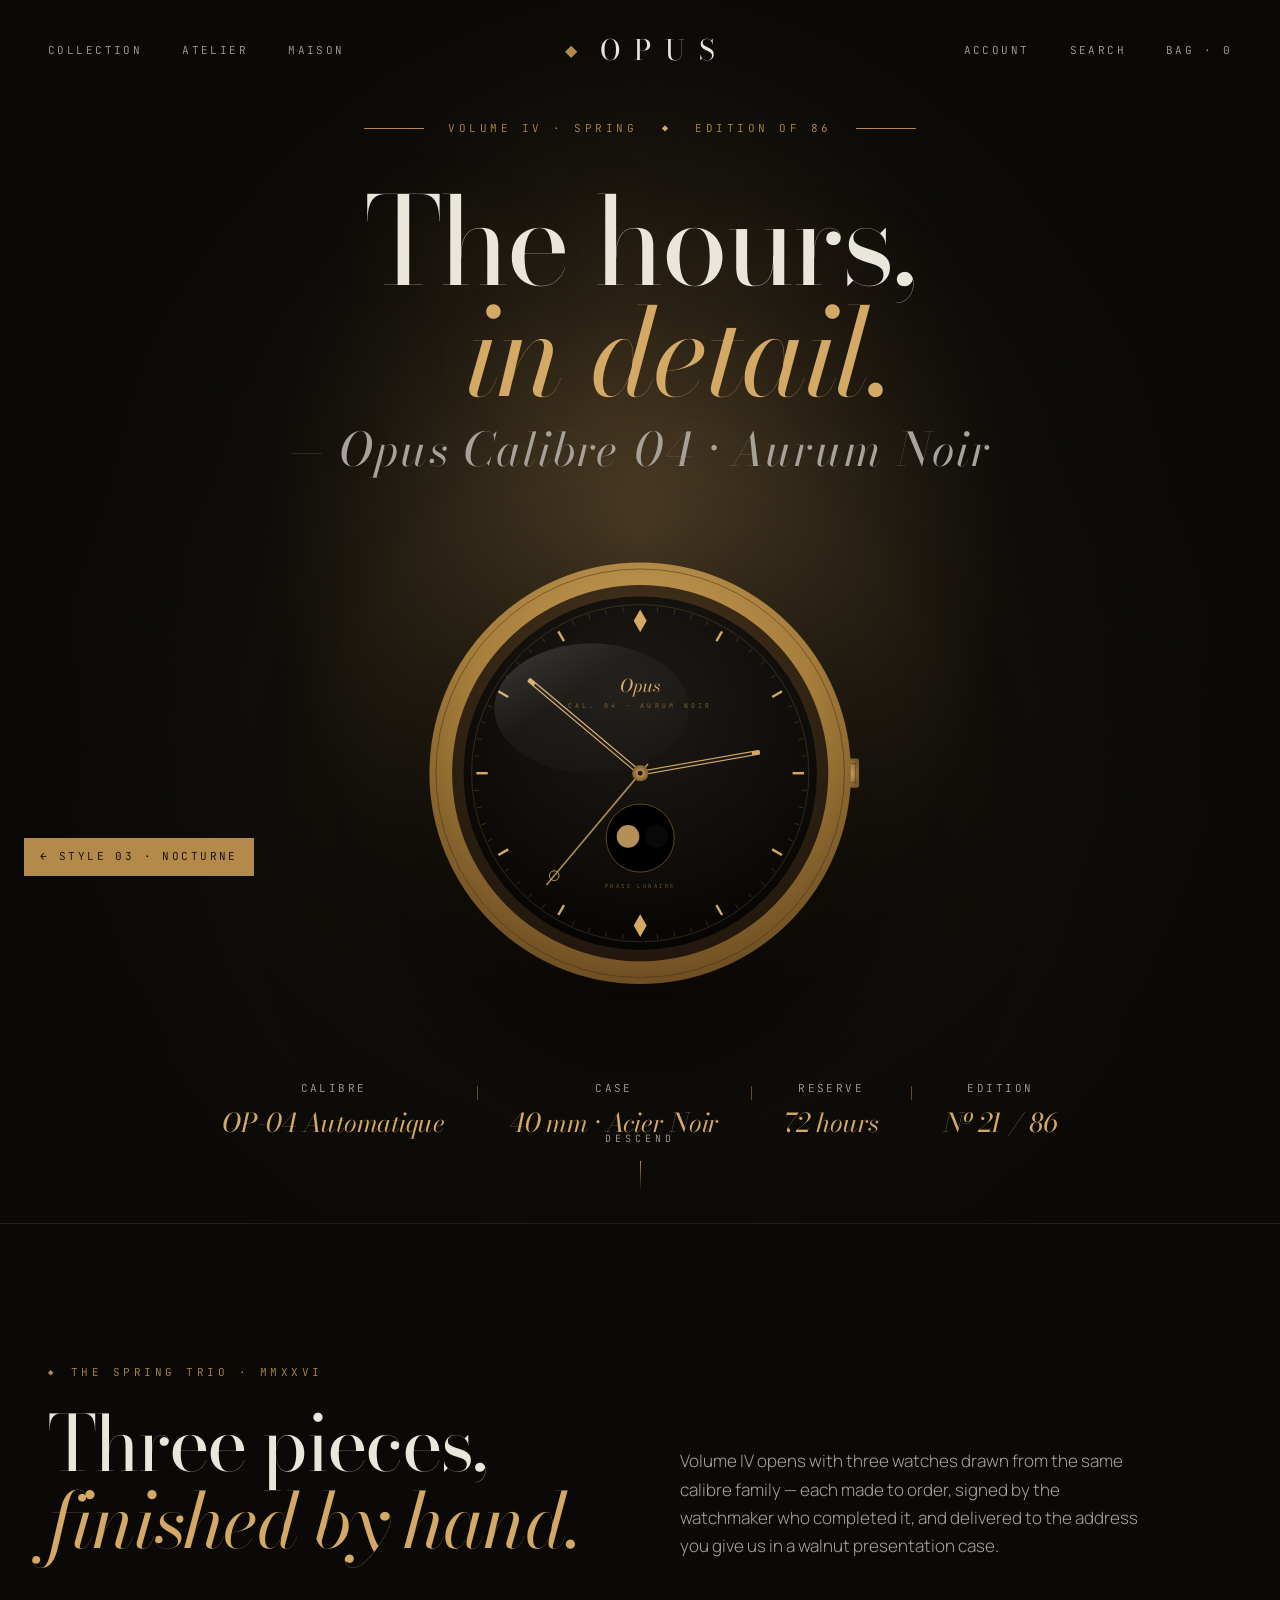
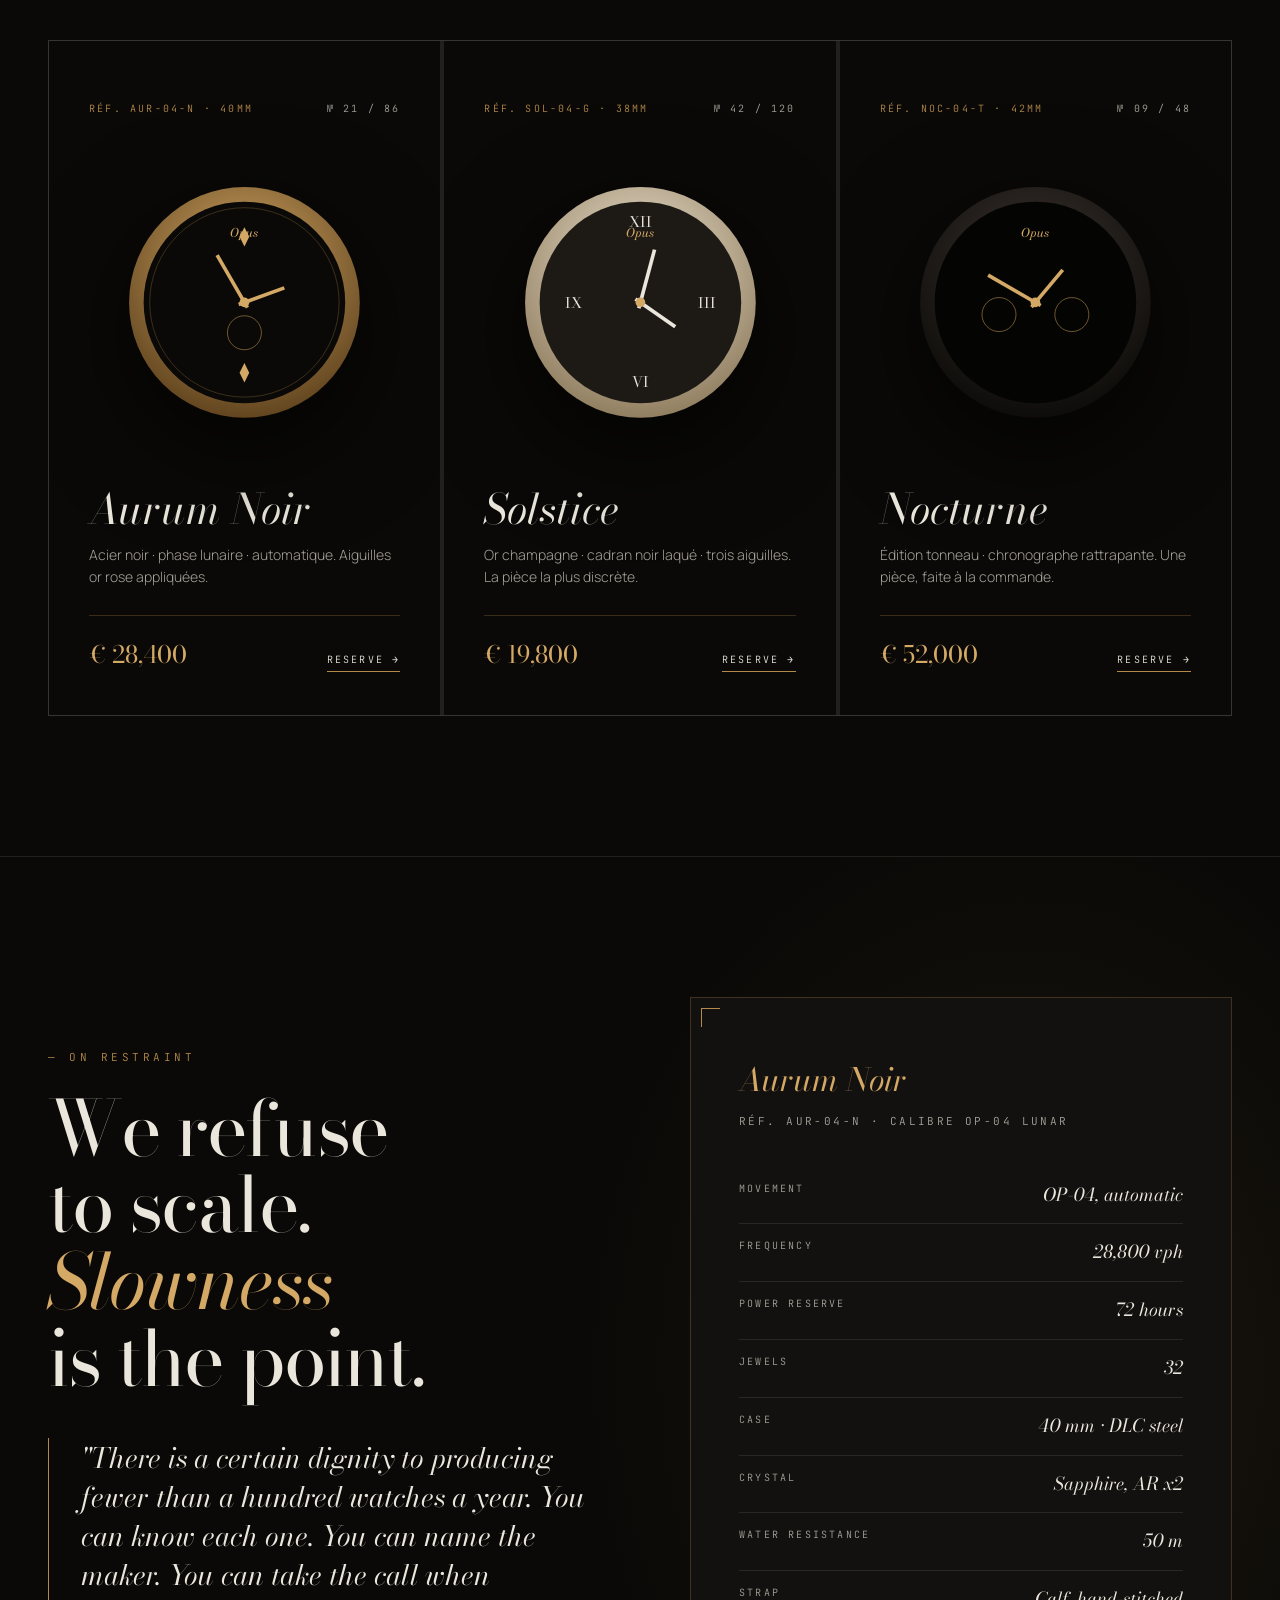
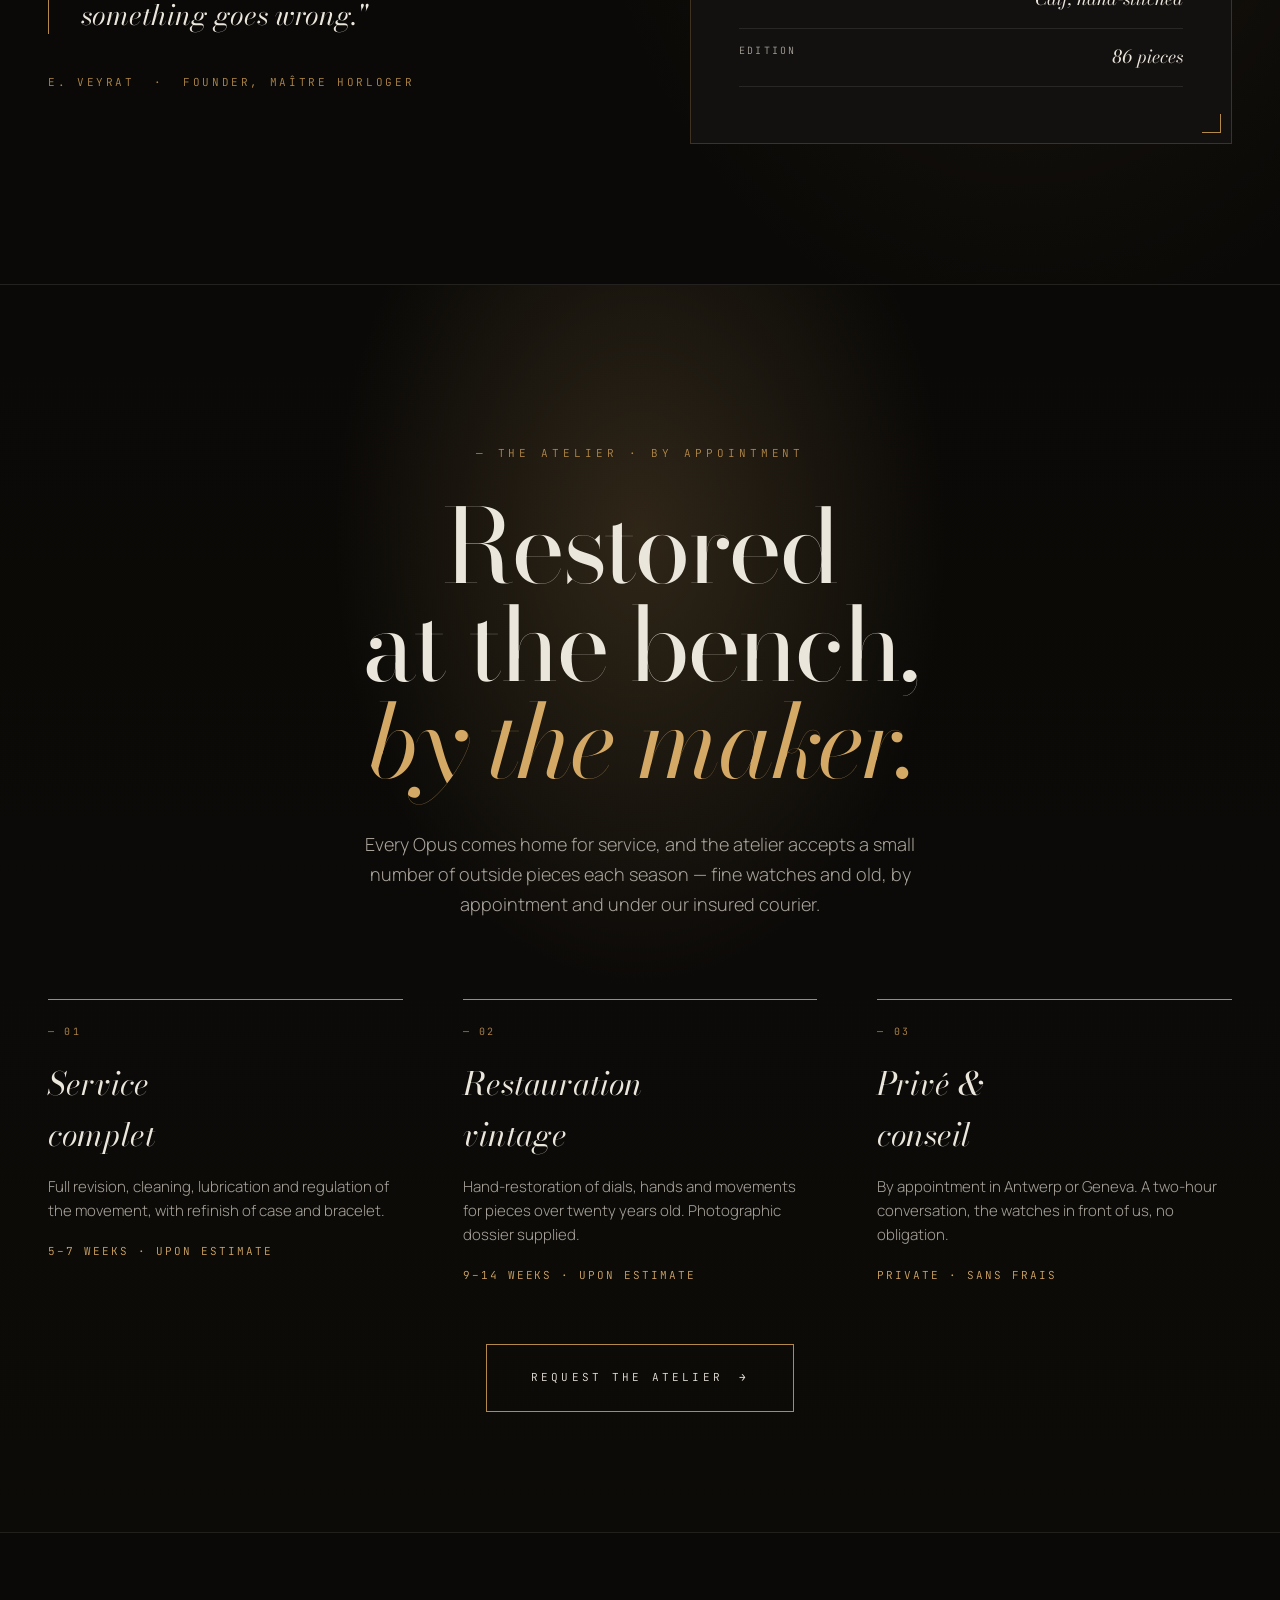
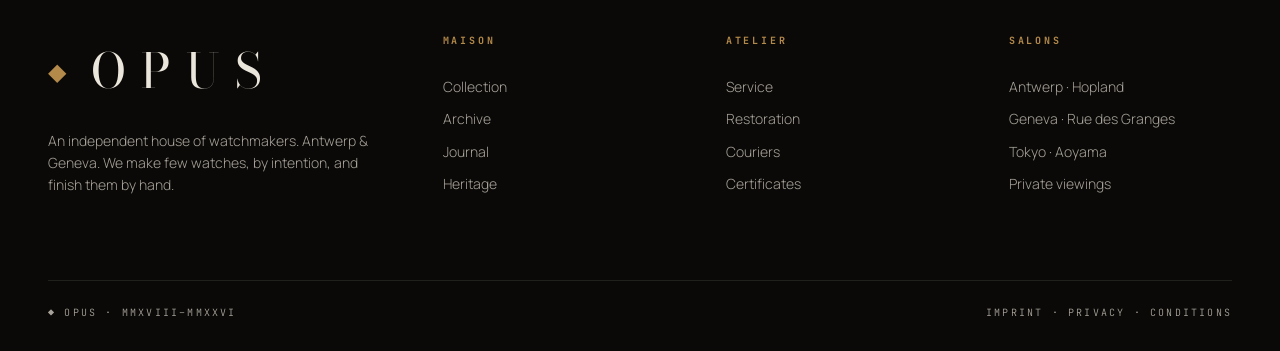
<file: 03-nocturne.html>
<!doctype html>
<html lang="en">
<head>
<meta charset="utf-8" />
<meta name="viewport" content="width=device-width,initial-scale=1" />
<title>OPUS — The hours, in detail.</title>
<link rel="preconnect" href="https://fonts.googleapis.com" />
<link rel="preconnect" href="https://fonts.gstatic.com" crossorigin />
<link href="https://fonts.googleapis.com/css2?family=Bodoni+Moda:ital,opsz,wght@0,6..96,400..900;1,6..96,400..900&family=Manrope:wght@300;400;500;600&family=JetBrains+Mono:wght@400&display=swap" rel="stylesheet" />
<style>
  :root {
    --obs: #0a0907;
    --obs-2: #131110;
    --obs-3: #1d1a17;
    --bone: #ebe6dc;
    --bone-dim: #a8a39a;
    --brass: #b48a4a;
    --brass-bright: #d4a865;
    --brass-deep: #7a5a2a;
    --rule: rgba(180, 138, 74, 0.28);
    --rule-dim: rgba(235, 230, 220, 0.10);
  }

  * { box-sizing: border-box; margin: 0; padding: 0; }
  html { scroll-behavior: smooth; background: var(--obs); }
  body {
    background: var(--obs);
    color: var(--bone);
    font-family: "Manrope", sans-serif;
    font-size: 16px;
    line-height: 1.6;
    font-weight: 300;
    -webkit-font-smoothing: antialiased;
    overflow-x: hidden;
    cursor: default;
  }

  body::before {
    content: "";
    position: fixed;
    inset: 0;
    pointer-events: none;
    z-index: 2;
    background-image: url("data:image/svg+xml;utf8,<svg xmlns='http://www.w3.org/2000/svg' width='320' height='320'><filter id='n'><feTurbulence type='fractalNoise' baseFrequency='0.92' numOctaves='2' stitchTiles='stitch'/><feColorMatrix values='0 0 0 0 0  0 0 0 0 0  0 0 0 0 0  0 0 0 0.16 0'/></filter><rect width='100%' height='100%' filter='url(%23n)'/></svg>");
    opacity: 0.7;
    mix-blend-mode: overlay;
  }

  .serif { font-family: "Bodoni Moda", serif; }
  .mono { font-family: "JetBrains Mono", monospace; font-size: 11px; letter-spacing: 0.18em; text-transform: uppercase; }

  .container { max-width: 1400px; margin: 0 auto; padding: 0 48px; position: relative; z-index: 3; }

  /* ───── header ───── */
  header.nav {
    padding: 28px 0;
    position: absolute;
    top: 0;
    left: 0;
    right: 0;
    z-index: 10;
  }
  .nav-row {
    display: grid;
    grid-template-columns: 1fr auto 1fr;
    align-items: center;
    gap: 40px;
  }
  .logo {
    font-family: "Bodoni Moda", serif;
    font-weight: 400;
    font-size: 28px;
    letter-spacing: 0.5em;
    color: var(--bone);
    text-decoration: none;
    padding-left: 0.5em;
  }
  .logo::before { content: "◆"; color: var(--brass); margin-right: 0.6em; font-size: 16px; vertical-align: 4px; }
  .nav-row nav { display: flex; gap: 40px; }
  .nav-row nav.right { justify-content: flex-end; }
  .nav-row nav a {
    color: var(--bone-dim);
    text-decoration: none;
    font-family: "JetBrains Mono", monospace;
    font-size: 11px;
    letter-spacing: 0.22em;
    text-transform: uppercase;
    transition: color .3s;
    position: relative;
  }
  .nav-row nav a:hover { color: var(--brass-bright); }

  /* ───── hero ───── */
  .hero {
    min-height: 100vh;
    display: flex;
    align-items: center;
    position: relative;
    overflow: hidden;
    padding: 120px 0 80px;
  }
  .hero::before {
    content: "";
    position: absolute;
    inset: -20% -10%;
    background:
      radial-gradient(40% 50% at 50% 45%, rgba(212, 168, 101, 0.28), transparent 60%),
      radial-gradient(70% 70% at 50% 45%, rgba(180, 138, 74, 0.10), transparent 70%);
    pointer-events: none;
  }
  .hero::after {
    content: "";
    position: absolute;
    inset: 0;
    background: radial-gradient(ellipse at 50% 80%, transparent 40%, var(--obs) 80%);
    pointer-events: none;
  }
  .hero-inner {
    text-align: center;
    position: relative;
    z-index: 4;
    width: 100%;
  }

  .eyebrow-row {
    display: flex;
    justify-content: center;
    align-items: center;
    gap: 24px;
    margin-bottom: 48px;
    font-family: "JetBrains Mono", monospace;
    font-size: 11px;
    text-transform: uppercase;
    letter-spacing: 0.32em;
    color: var(--brass);
  }
  .eyebrow-row .bar { height: 1px; width: 60px; background: var(--brass); }
  .eyebrow-row .star { font-size: 10px; color: var(--brass-bright); }

  h1.hero-title {
    font-family: "Bodoni Moda", serif;
    font-weight: 400;
    font-size: clamp(64px, 9.5vw, 168px);
    line-height: 0.92;
    letter-spacing: -0.025em;
    color: var(--bone);
    text-shadow: 0 0 80px rgba(212, 168, 101, 0.15);
  }
  h1.hero-title .it {
    font-style: italic;
    color: var(--brass-bright);
    font-weight: 400;
    display: block;
    transform: translateX(0.3em);
  }
  h1.hero-title .small {
    display: block;
    font-size: 0.38em;
    letter-spacing: 0.04em;
    color: var(--bone-dim);
    font-weight: 400;
    margin-top: 0.4em;
    font-style: italic;
  }

  .hero-watch-wrap {
    position: relative;
    margin: 60px auto 0;
    width: clamp(280px, 38vw, 540px);
    aspect-ratio: 1;
  }
  .hero-watch-wrap::before {
    content: "";
    position: absolute;
    inset: -8%;
    border-radius: 50%;
    background: radial-gradient(closest-side, rgba(212, 168, 101, 0.30), transparent 70%);
    filter: blur(40px);
    z-index: -1;
    animation: pulse 5s ease-in-out infinite;
  }
  @keyframes pulse {
    0%,100% { opacity: 0.6; }
    50% { opacity: 1; }
  }
  .hero-watch {
    width: 100%;
    height: auto;
    filter: drop-shadow(0 60px 80px rgba(0,0,0,0.8));
    animation: rise 7s ease-in-out infinite;
  }
  @keyframes rise {
    0%,100% { transform: translateY(0); }
    50% { transform: translateY(-12px); }
  }

  .hero-meta {
    display: flex;
    justify-content: center;
    gap: 64px;
    margin-top: 56px;
    font-family: "JetBrains Mono", monospace;
    font-size: 11px;
    text-transform: uppercase;
    letter-spacing: 0.22em;
    color: var(--bone-dim);
  }
  .hero-meta div { position: relative; }
  .hero-meta div + div::before {
    content: "";
    position: absolute;
    left: -32px;
    top: 6px;
    width: 1px;
    height: 14px;
    background: var(--brass);
    opacity: 0.5;
  }
  .hero-meta b {
    display: block;
    font-family: "Bodoni Moda", serif;
    font-style: italic;
    font-weight: 400;
    font-size: 26px;
    letter-spacing: -0.01em;
    text-transform: none;
    color: var(--brass-bright);
    margin-top: 4px;
  }

  /* ───── reveal scroll ───── */
  .scroll-cue {
    position: absolute;
    bottom: 32px;
    left: 50%;
    transform: translateX(-50%);
    font-family: "JetBrains Mono", monospace;
    font-size: 10px;
    text-transform: uppercase;
    letter-spacing: 0.4em;
    color: var(--bone-dim);
    z-index: 5;
  }
  .scroll-cue::after {
    content: "";
    display: block;
    width: 1px;
    height: 30px;
    background: linear-gradient(to bottom, var(--brass), transparent);
    margin: 14px auto 0;
  }

  /* ───── collection ───── */
  .collection {
    padding: 140px 0;
    position: relative;
    border-top: 1px solid var(--rule-dim);
  }
  .section-head {
    display: grid;
    grid-template-columns: 1fr 1fr;
    gap: 80px;
    align-items: end;
    margin-bottom: 80px;
  }
  .section-head .label {
    font-family: "JetBrains Mono", monospace;
    font-size: 11px;
    letter-spacing: 0.32em;
    text-transform: uppercase;
    color: var(--brass);
    margin-bottom: 24px;
    display: flex;
    align-items: center;
    gap: 14px;
  }
  .section-head .label::before { content: "◆"; font-size: 9px; }
  .section-head h2 {
    font-family: "Bodoni Moda", serif;
    font-weight: 400;
    font-size: clamp(48px, 6vw, 96px);
    line-height: 1;
    letter-spacing: -0.025em;
    color: var(--bone);
  }
  .section-head h2 em { font-style: italic; color: var(--brass-bright); }
  .section-head .lede {
    max-width: 460px;
    color: var(--bone-dim);
    font-size: 17px;
    line-height: 1.65;
  }

  .pieces {
    display: grid;
    grid-template-columns: repeat(3, 1fr);
    gap: 4px;
    background: var(--rule-dim);
    border: 1px solid var(--rule-dim);
  }
  .piece {
    background: var(--obs);
    padding: 60px 40px 40px;
    position: relative;
    cursor: pointer;
    transition: background .6s;
    overflow: hidden;
  }
  .piece::before {
    content: "";
    position: absolute;
    inset: -50% -10% auto -10%;
    height: 100%;
    background: radial-gradient(ellipse at 50% 50%, rgba(212, 168, 101, 0.18), transparent 60%);
    opacity: 0;
    transition: opacity .6s;
    pointer-events: none;
  }
  .piece:hover::before { opacity: 1; }
  .piece:hover { background: var(--obs-2); }
  .piece .ref {
    font-family: "JetBrains Mono", monospace;
    font-size: 10px;
    letter-spacing: 0.22em;
    text-transform: uppercase;
    color: var(--brass);
    display: flex;
    justify-content: space-between;
  }
  .piece .ref .status {
    color: var(--bone-dim);
  }
  .piece-img {
    margin: 30px auto 30px;
    aspect-ratio: 1;
    width: 100%;
    display: flex;
    align-items: center;
    justify-content: center;
    position: relative;
  }
  .piece-img svg {
    width: 78%;
    filter: drop-shadow(0 30px 50px rgba(0,0,0,0.7));
    transition: transform .6s cubic-bezier(.2,.7,.2,1);
  }
  .piece:hover .piece-img svg { transform: scale(1.06); }

  .piece h3 {
    font-family: "Bodoni Moda", serif;
    font-weight: 400;
    font-style: italic;
    font-size: 42px;
    line-height: 1;
    margin-bottom: 14px;
    color: var(--bone);
  }
  .piece .spec {
    color: var(--bone-dim);
    font-size: 14px;
    margin-bottom: 28px;
    line-height: 1.55;
  }
  .piece .row {
    display: flex;
    justify-content: space-between;
    align-items: baseline;
    padding-top: 20px;
    border-top: 1px solid var(--rule);
  }
  .piece .price {
    font-family: "Bodoni Moda", serif;
    font-size: 24px;
    color: var(--brass-bright);
  }
  .piece .view {
    font-family: "JetBrains Mono", monospace;
    font-size: 10px;
    letter-spacing: 0.22em;
    text-transform: uppercase;
    color: var(--bone);
    text-decoration: none;
    border-bottom: 1px solid var(--brass);
    padding-bottom: 3px;
  }
  .piece .view:hover { color: var(--brass-bright); }

  /* ───── feature interlude ───── */
  .interlude {
    padding: 140px 0;
    position: relative;
    border-top: 1px solid var(--rule-dim);
    overflow: hidden;
  }
  .interlude::before {
    content: "";
    position: absolute;
    inset: 0;
    background:
      radial-gradient(50% 80% at 80% 50%, rgba(180, 138, 74, 0.10), transparent 70%);
  }
  .interlude-grid {
    display: grid;
    grid-template-columns: 1fr 1fr;
    gap: 100px;
    align-items: center;
    position: relative;
    z-index: 2;
  }
  .interlude h2 {
    font-family: "Bodoni Moda", serif;
    font-weight: 400;
    font-size: clamp(48px, 6vw, 96px);
    line-height: 1;
    letter-spacing: -0.025em;
    color: var(--bone);
    margin-bottom: 32px;
  }
  .interlude h2 em { font-style: italic; color: var(--brass-bright); }

  .interlude .pullquote {
    font-family: "Bodoni Moda", serif;
    font-style: italic;
    font-weight: 400;
    font-size: 28px;
    line-height: 1.4;
    color: var(--bone);
    border-left: 1px solid var(--brass);
    padding-left: 32px;
    margin: 40px 0;
  }
  .interlude .signature {
    font-family: "JetBrains Mono", monospace;
    font-size: 11px;
    text-transform: uppercase;
    letter-spacing: 0.24em;
    color: var(--brass);
    margin-top: 12px;
  }

  .specsheet {
    background: var(--obs-2);
    border: 1px solid var(--rule);
    padding: 56px 48px;
    position: relative;
  }
  .specsheet::before, .specsheet::after {
    content: "";
    position: absolute;
    width: 18px;
    height: 18px;
    border: 1px solid var(--brass);
  }
  .specsheet::before { top: 10px; left: 10px; border-right: none; border-bottom: none; }
  .specsheet::after { bottom: 10px; right: 10px; border-left: none; border-top: none; }
  .specsheet-title {
    font-family: "Bodoni Moda", serif;
    font-style: italic;
    font-size: 32px;
    margin-bottom: 8px;
    color: var(--brass-bright);
  }
  .specsheet-ref {
    font-family: "JetBrains Mono", monospace;
    font-size: 11px;
    letter-spacing: 0.22em;
    text-transform: uppercase;
    color: var(--bone-dim);
    margin-bottom: 36px;
  }
  .specsheet table { width: 100%; border-collapse: collapse; }
  .specsheet td {
    padding: 14px 0;
    border-bottom: 1px solid var(--rule-dim);
    font-size: 14px;
    vertical-align: top;
  }
  .specsheet td:first-child {
    font-family: "JetBrains Mono", monospace;
    font-size: 10px;
    letter-spacing: 0.22em;
    text-transform: uppercase;
    color: var(--bone-dim);
    width: 40%;
  }
  .specsheet td:last-child {
    color: var(--bone);
    text-align: right;
    font-family: "Bodoni Moda", serif;
    font-style: italic;
    font-size: 18px;
  }

  /* ───── atelier ───── */
  .atelier {
    padding: 160px 0 120px;
    background:
      linear-gradient(180deg, var(--obs) 0%, #0d0b08 100%);
    position: relative;
    border-top: 1px solid var(--rule-dim);
  }
  .atelier::before {
    content: "";
    position: absolute;
    inset: 0;
    background: radial-gradient(40% 60% at 50% 20%, rgba(212, 168, 101, 0.18), transparent 60%);
    pointer-events: none;
  }
  .atelier .container { text-align: center; position: relative; z-index: 2; }

  .atelier .eyebrow {
    font-family: "JetBrains Mono", monospace;
    font-size: 11px;
    letter-spacing: 0.36em;
    text-transform: uppercase;
    color: var(--brass);
    margin-bottom: 36px;
  }
  .atelier h2 {
    font-family: "Bodoni Moda", serif;
    font-weight: 400;
    font-size: clamp(56px, 8vw, 144px);
    line-height: 0.95;
    letter-spacing: -0.03em;
    color: var(--bone);
    max-width: 1100px;
    margin: 0 auto;
  }
  .atelier h2 em { font-style: italic; color: var(--brass-bright); }
  .atelier .lede {
    max-width: 580px;
    margin: 40px auto 60px;
    color: var(--bone-dim);
    font-size: 18px;
    line-height: 1.65;
  }

  .services-grid {
    display: grid;
    grid-template-columns: repeat(3, 1fr);
    gap: 60px;
    margin: 80px 0 60px;
    text-align: left;
  }
  .service {
    border-top: 1px solid var(--brass);
    padding-top: 24px;
    position: relative;
  }
  .service .n {
    font-family: "JetBrains Mono", monospace;
    font-size: 10px;
    letter-spacing: 0.22em;
    text-transform: uppercase;
    color: var(--brass);
    margin-bottom: 18px;
  }
  .service h3 {
    font-family: "Bodoni Moda", serif;
    font-weight: 400;
    font-style: italic;
    font-size: 32px;
    margin-bottom: 14px;
    color: var(--bone);
  }
  .service p {
    color: var(--bone-dim);
    font-size: 15px;
    line-height: 1.6;
    margin-bottom: 20px;
  }
  .service .meta {
    font-family: "JetBrains Mono", monospace;
    font-size: 11px;
    letter-spacing: 0.18em;
    text-transform: uppercase;
    color: var(--brass-bright);
  }

  .cta-bar {
    margin-top: 40px;
    display: inline-flex;
    align-items: center;
    gap: 0;
  }
  .cta-btn {
    background: transparent;
    color: var(--bone);
    border: 1px solid var(--brass);
    padding: 24px 44px;
    font-family: "JetBrains Mono", monospace;
    font-size: 11px;
    letter-spacing: 0.28em;
    text-transform: uppercase;
    text-decoration: none;
    transition: all .35s;
    display: inline-flex;
    align-items: center;
    gap: 16px;
  }
  .cta-btn:hover {
    background: var(--brass);
    color: var(--obs);
    letter-spacing: 0.34em;
  }

  /* ───── footer ───── */
  footer.foot {
    padding: 100px 0 30px;
    border-top: 1px solid var(--rule-dim);
    position: relative;
  }
  .foot-grid {
    display: grid;
    grid-template-columns: 1.5fr 1fr 1fr 1fr;
    gap: 60px;
    margin-bottom: 80px;
  }
  .foot-logo {
    font-family: "Bodoni Moda", serif;
    font-size: 48px;
    letter-spacing: 0.32em;
    color: var(--bone);
    margin-bottom: 20px;
  }
  .foot-logo::before { content: "◆"; color: var(--brass); margin-right: 0.4em; font-size: 24px; vertical-align: 8px; }
  .foot p { color: var(--bone-dim); font-size: 14px; max-width: 320px; }
  .foot h4 {
    font-family: "JetBrains Mono", monospace;
    font-size: 10px;
    letter-spacing: 0.28em;
    text-transform: uppercase;
    color: var(--brass);
    margin-bottom: 22px;
  }
  .foot a {
    display: block;
    padding: 5px 0;
    color: var(--bone-dim);
    text-decoration: none;
    font-size: 14px;
    transition: color .25s;
  }
  .foot a:hover { color: var(--brass-bright); }
  .foot-bot {
    padding-top: 24px;
    border-top: 1px solid var(--rule-dim);
    display: flex;
    justify-content: space-between;
    font-family: "JetBrains Mono", monospace;
    font-size: 10px;
    letter-spacing: 0.22em;
    text-transform: uppercase;
    color: var(--bone-dim);
  }

  .style-badge {
    position: fixed;
    left: 24px;
    bottom: 24px;
    background: var(--brass);
    color: var(--obs);
    padding: 10px 16px;
    z-index: 100;
    font-family: "JetBrains Mono", monospace;
    font-size: 11px;
    letter-spacing: 0.22em;
    text-transform: uppercase;
    text-decoration: none;
  }
  .style-badge:hover { background: var(--brass-bright); }

  @media (max-width: 900px) {
    .pieces, .services-grid, .foot-grid { grid-template-columns: 1fr; }
    .section-head, .interlude-grid { grid-template-columns: 1fr; gap: 40px; }
    .hero-meta { flex-direction: column; gap: 24px; }
    .hero-meta div + div::before { display: none; }
    .nav-row nav.left { display: none; }
  }
</style>
</head>
<body>

<a class="style-badge" href="index.html">← STYLE 03 · NOCTURNE</a>

<header class="nav">
  <div class="container">
    <div class="nav-row">
      <nav class="left">
        <a href="#">Collection</a>
        <a href="#">Atelier</a>
        <a href="#">Maison</a>
      </nav>
      <a class="logo" href="#">OPUS</a>
      <nav class="right">
        <a href="#">Account</a>
        <a href="#">Search</a>
        <a href="#">Bag · 0</a>
      </nav>
    </div>
  </div>
</header>

<section class="hero">
  <div class="container hero-inner">
    <div class="eyebrow-row">
      <span class="bar"></span>
      <span>Volume IV · Spring</span>
      <span class="star">◆</span>
      <span>Edition of 86</span>
      <span class="bar"></span>
    </div>

    <h1 class="hero-title">
      The hours,
      <span class="it">in detail.</span>
      <span class="small">— Opus Calibre 04 · Aurum Noir</span>
    </h1>

    <div class="hero-watch-wrap">
      <svg class="hero-watch" viewBox="0 0 600 600" xmlns="http://www.w3.org/2000/svg">
        <defs>
          <radialGradient id="caseN" cx="50%" cy="30%" r="80%">
            <stop offset="0%" stop-color="#5a4226" />
            <stop offset="40%" stop-color="#3a2a16" />
            <stop offset="100%" stop-color="#1a120a" />
          </radialGradient>
          <radialGradient id="bezelN" cx="50%" cy="30%" r="80%">
            <stop offset="0%" stop-color="#d4a865" />
            <stop offset="50%" stop-color="#a67d3a" />
            <stop offset="100%" stop-color="#5a3e1a" />
          </radialGradient>
          <radialGradient id="dialN" cx="50%" cy="30%" r="85%">
            <stop offset="0%" stop-color="#1d1a16" />
            <stop offset="60%" stop-color="#0e0c08" />
            <stop offset="100%" stop-color="#000000" />
          </radialGradient>
          <radialGradient id="crownN" cx="50%" cy="50%" r="50%">
            <stop offset="0%" stop-color="#d4a865" />
            <stop offset="100%" stop-color="#7a5a2a" />
          </radialGradient>
          <linearGradient id="reflectN" x1="0" y1="0" x2="1" y2="1">
            <stop offset="0%" stop-color="rgba(255,255,255,0.18)" />
            <stop offset="40%" stop-color="rgba(255,255,255,0.04)" />
            <stop offset="100%" stop-color="rgba(255,255,255,0)" />
          </linearGradient>
        </defs>
        <!-- crown -->
        <rect x="548" y="282" width="22" height="36" rx="3" fill="url(#crownN)" />
        <rect x="552" y="288" width="14" height="24" fill="none" stroke="#3a2a16" stroke-width="0.6" />
        <!-- lugs -->
        <path d="M198 80 L240 110 L210 140 L180 110 Z" fill="url(#bezelN)" />
        <path d="M402 80 L420 110 L390 140 L360 110 Z" fill="url(#bezelN)" />
        <path d="M198 520 L240 490 L210 460 L180 490 Z" fill="url(#bezelN)" />
        <path d="M402 520 L420 490 L390 460 L360 490 Z" fill="url(#bezelN)" />
        <!-- case outer ring -->
        <circle cx="300" cy="300" r="260" fill="url(#bezelN)" />
        <circle cx="300" cy="300" r="252" fill="none" stroke="#3a2a16" stroke-width="0.6" />
        <!-- inner case -->
        <circle cx="300" cy="300" r="232" fill="url(#caseN)" />
        <!-- dial -->
        <circle cx="300" cy="300" r="218" fill="url(#dialN)" />
        <!-- inner ring -->
        <circle cx="300" cy="300" r="208" fill="none" stroke="#b48a4a" stroke-width="0.5" opacity="0.6" />
        <!-- hour markers (applied indices) -->
        <g id="hour-marks"></g>
        <!-- 12 marker (diamond) -->
        <polygon points="300,98 308,112 300,126 292,112" fill="#d4a865" />
        <!-- 6 marker (diamond) -->
        <polygon points="300,474 308,488 300,502 292,488" fill="#d4a865" />
        <!-- maker -->
        <text x="300" y="200" font-family="Bodoni Moda, serif" font-style="italic" font-size="22" fill="#d4a865" text-anchor="middle">Opus</text>
        <text x="300" y="220" font-family="JetBrains Mono, monospace" font-size="8" letter-spacing="4" fill="#b48a4a" text-anchor="middle" opacity="0.7">CAL. 04 · AURUM NOIR</text>
        <!-- sub dial moon phase -->
        <circle cx="300" cy="380" r="42" fill="#000" stroke="#b48a4a" stroke-width="0.6" />
        <circle cx="285" cy="378" r="14" fill="#d4a865" opacity="0.85" />
        <circle cx="320" cy="378" r="14" fill="#0a0907" />
        <text x="300" y="442" font-family="JetBrains Mono, monospace" font-size="7" letter-spacing="3" fill="#7a5a2a" text-anchor="middle">PHASE LUNAIRE</text>
        <!-- hands -->
        <g transform="rotate(-50 300 300)">
          <rect x="297" y="120" width="6" height="190" rx="2" fill="#d4a865" />
          <rect x="298.5" y="130" width="3" height="170" fill="#1a1a18" />
        </g>
        <g transform="rotate(80 300 300)">
          <rect x="297" y="150" width="6" height="155" rx="2" fill="#d4a865" />
          <rect x="298.5" y="160" width="3" height="135" fill="#1a1a18" />
        </g>
        <!-- second hand -->
        <g transform="rotate(220 300 300)">
          <rect x="299" y="120" width="2" height="195" fill="#d4a865" opacity="0.8" />
          <circle cx="300" cy="135" r="6" fill="none" stroke="#d4a865" stroke-width="1" />
        </g>
        <circle cx="300" cy="300" r="10" fill="url(#crownN)" />
        <circle cx="300" cy="300" r="3" fill="#1a1a18" />
        <!-- reflection -->
        <ellipse cx="240" cy="220" rx="120" ry="80" fill="url(#reflectN)" />
      </svg>
      <script>
        (function() {
          const hm = document.querySelector('#hour-marks');
          if (!hm) return;
          for (let i = 0; i < 12; i++) {
            if (i === 0 || i === 6) continue;
            const a = (i/12) * Math.PI * 2 - Math.PI/2;
            const r = 195;
            const x = 300 + Math.cos(a) * r;
            const y = 300 + Math.sin(a) * r;
            const rect = document.createElementNS('http://www.w3.org/2000/svg', 'rect');
            rect.setAttribute('x', x - 1.5);
            rect.setAttribute('y', y - 7);
            rect.setAttribute('width', 3);
            rect.setAttribute('height', 14);
            rect.setAttribute('fill', '#d4a865');
            rect.setAttribute('transform', `rotate(${(i/12)*360} ${x} ${y})`);
            hm.appendChild(rect);
          }
          // minute ticks
          for (let i = 0; i < 60; i++) {
            if (i % 5 === 0) continue;
            const a = (i/60) * Math.PI * 2 - Math.PI/2;
            const r1 = 200, r2 = 206;
            const x1 = 300 + Math.cos(a) * r1;
            const y1 = 300 + Math.sin(a) * r1;
            const x2 = 300 + Math.cos(a) * r2;
            const y2 = 300 + Math.sin(a) * r2;
            const line = document.createElementNS('http://www.w3.org/2000/svg', 'line');
            line.setAttribute('x1', x1); line.setAttribute('y1', y1);
            line.setAttribute('x2', x2); line.setAttribute('y2', y2);
            line.setAttribute('stroke', '#b48a4a');
            line.setAttribute('stroke-width', 0.5);
            line.setAttribute('opacity', 0.7);
            hm.appendChild(line);
          }
        })();
      </script>
    </div>

    <div class="hero-meta">
      <div>Calibre <b>OP-04 Automatique</b></div>
      <div>Case <b>40 mm · Acier Noir</b></div>
      <div>Reserve <b>72 hours</b></div>
      <div>Edition <b>№ 21 / 86</b></div>
    </div>
  </div>
  <div class="scroll-cue">Descend</div>
</section>

<section class="collection">
  <div class="container">
    <div class="section-head">
      <div>
        <div class="label">The Spring Trio · MMXXVI</div>
        <h2>Three pieces,<br/><em>finished by hand.</em></h2>
      </div>
      <div class="lede">
        Volume IV opens with three watches drawn from the same calibre family —
        each made to order, signed by the watchmaker who completed it, and
        delivered to the address you give us in a walnut presentation case.
      </div>
    </div>

    <div class="pieces">

      <article class="piece">
        <div class="ref">
          <span>Réf. AUR-04-N · 40mm</span>
          <span class="status">№ 21 / 86</span>
        </div>
        <div class="piece-img">
          <svg viewBox="0 0 200 200">
            <defs>
              <radialGradient id="b1" cx="50%" cy="35%" r="70%">
                <stop offset="0%" stop-color="#d4a865" /><stop offset="100%" stop-color="#5a3e1a" />
              </radialGradient>
            </defs>
            <circle cx="100" cy="100" r="95" fill="url(#b1)" />
            <circle cx="100" cy="100" r="83" fill="#0a0907" />
            <circle cx="100" cy="100" r="78" fill="none" stroke="#b48a4a" stroke-width="0.4" opacity="0.6" />
            <text x="100" y="46" font-family="Bodoni Moda, serif" font-style="italic" font-size="10" fill="#d4a865" text-anchor="middle">Opus</text>
            <polygon points="100,38 104,46 100,54 96,46" fill="#d4a865" />
            <polygon points="100,150 104,158 100,166 96,158" fill="#d4a865" />
            <circle cx="100" cy="125" r="14" fill="none" stroke="#b48a4a" stroke-width="0.5" />
            <g transform="rotate(-30 100 100)"><rect x="98.5" y="55" width="3" height="50" fill="#d4a865" /></g>
            <g transform="rotate(70 100 100)"><rect x="98.5" y="65" width="3" height="40" fill="#d4a865" /></g>
            <circle cx="100" cy="100" r="4" fill="#d4a865" />
          </svg>
        </div>
        <h3>Aurum Noir</h3>
        <p class="spec">Acier noir · phase lunaire · automatique. Aiguilles or rose appliquées.</p>
        <div class="row">
          <span class="price">€ 28,400</span>
          <a class="view" href="#">Reserve →</a>
        </div>
      </article>

      <article class="piece">
        <div class="ref">
          <span>Réf. SOL-04-G · 38mm</span>
          <span class="status">№ 42 / 120</span>
        </div>
        <div class="piece-img">
          <svg viewBox="0 0 200 200">
            <defs>
              <radialGradient id="b2" cx="50%" cy="35%" r="70%">
                <stop offset="0%" stop-color="#f0e7d4" /><stop offset="100%" stop-color="#8a7758" />
              </radialGradient>
            </defs>
            <circle cx="100" cy="100" r="95" fill="url(#b2)" />
            <circle cx="100" cy="100" r="83" fill="#1d1a16" />
            <text x="100" y="46" font-family="Bodoni Moda, serif" font-style="italic" font-size="10" fill="#d4a865" text-anchor="middle">Opus</text>
            <text x="100" y="38" font-family="Bodoni Moda, serif" font-size="12" fill="#ebe6dc" text-anchor="middle">XII</text>
            <text x="155" y="105" font-family="Bodoni Moda, serif" font-size="12" fill="#ebe6dc" text-anchor="middle">III</text>
            <text x="100" y="170" font-family="Bodoni Moda, serif" font-size="12" fill="#ebe6dc" text-anchor="middle">VI</text>
            <text x="45" y="105" font-family="Bodoni Moda, serif" font-size="12" fill="#ebe6dc" text-anchor="middle">IX</text>
            <g transform="rotate(15 100 100)"><rect x="98.5" y="55" width="3" height="50" fill="#ebe6dc" /></g>
            <g transform="rotate(125 100 100)"><rect x="98.5" y="65" width="3" height="40" fill="#ebe6dc" /></g>
            <circle cx="100" cy="100" r="4" fill="#d4a865" />
          </svg>
        </div>
        <h3>Solstice</h3>
        <p class="spec">Or champagne · cadran noir laqué · trois aiguilles. La pièce la plus discrète.</p>
        <div class="row">
          <span class="price">€ 19,800</span>
          <a class="view" href="#">Reserve →</a>
        </div>
      </article>

      <article class="piece">
        <div class="ref">
          <span>Réf. NOC-04-T · 42mm</span>
          <span class="status">№ 09 / 48</span>
        </div>
        <div class="piece-img">
          <svg viewBox="0 0 200 200">
            <defs>
              <radialGradient id="b3" cx="50%" cy="35%" r="70%">
                <stop offset="0%" stop-color="#3d3530" /><stop offset="100%" stop-color="#0a0907" />
              </radialGradient>
            </defs>
            <circle cx="100" cy="100" r="95" fill="url(#b3)" />
            <circle cx="100" cy="100" r="83" fill="#040403" />
            <text x="100" y="46" font-family="Bodoni Moda, serif" font-style="italic" font-size="10" fill="#d4a865" text-anchor="middle">Opus</text>
            <g id="ticks3" stroke="#b48a4a" stroke-width="0.5"></g>
            <circle cx="70" cy="110" r="14" fill="none" stroke="#b48a4a" stroke-width="0.5" />
            <circle cx="130" cy="110" r="14" fill="none" stroke="#b48a4a" stroke-width="0.5" />
            <g transform="rotate(-60 100 100)"><rect x="98.5" y="55" width="3" height="50" fill="#d4a865" /></g>
            <g transform="rotate(40 100 100)"><rect x="98.5" y="65" width="3" height="40" fill="#d4a865" /></g>
            <circle cx="100" cy="100" r="4" fill="#d4a865" />
          </svg>
        </div>
        <h3>Nocturne</h3>
        <p class="spec">Édition tonneau · chronographe rattrapante. Une pièce, faite à la commande.</p>
        <div class="row">
          <span class="price">€ 52,000</span>
          <a class="view" href="#">Reserve →</a>
        </div>
      </article>

    </div>
  </div>
</section>

<section class="interlude">
  <div class="container">
    <div class="interlude-grid">
      <div>
        <div class="label" style="font-family: 'JetBrains Mono', monospace; font-size: 11px; letter-spacing: 0.32em; text-transform: uppercase; color: var(--brass); margin-bottom: 24px;">— On Restraint</div>
        <h2>We refuse<br/>to scale.<em> Slowness</em><br/>is the point.</h2>
        <div class="pullquote">
          "There is a certain dignity to producing fewer than a hundred watches a year.
          You can know each one. You can name the maker. You can take the call when
          something goes wrong."
        </div>
        <div class="signature">E. Veyrat &nbsp;·&nbsp; Founder, Maître Horloger</div>
      </div>
      <div class="specsheet">
        <div class="specsheet-title">Aurum Noir</div>
        <div class="specsheet-ref">Réf. AUR-04-N · Calibre OP-04 Lunar</div>
        <table>
          <tr><td>Movement</td><td>OP-04, automatic</td></tr>
          <tr><td>Frequency</td><td>28,800 vph</td></tr>
          <tr><td>Power reserve</td><td>72 hours</td></tr>
          <tr><td>Jewels</td><td>32</td></tr>
          <tr><td>Case</td><td>40 mm · DLC steel</td></tr>
          <tr><td>Crystal</td><td>Sapphire, AR x2</td></tr>
          <tr><td>Water resistance</td><td>50 m</td></tr>
          <tr><td>Strap</td><td>Calf, hand-stitched</td></tr>
          <tr><td>Edition</td><td>86 pieces</td></tr>
        </table>
      </div>
    </div>
  </div>
</section>

<section class="atelier">
  <div class="container">
    <div class="eyebrow">— THE ATELIER · BY APPOINTMENT</div>
    <h2>Restored<br/>at the bench,<br/><em>by the maker.</em></h2>
    <p class="lede">
      Every Opus comes home for service, and the atelier accepts a small
      number of outside pieces each season — fine watches and old, by appointment
      and under our insured courier.
    </p>

    <div class="services-grid">
      <div class="service">
        <div class="n">— 01</div>
        <h3>Service<br/>complet</h3>
        <p>Full revision, cleaning, lubrication and regulation of the movement,
        with refinish of case and bracelet.</p>
        <div class="meta">5–7 weeks · upon estimate</div>
      </div>
      <div class="service">
        <div class="n">— 02</div>
        <h3>Restauration<br/>vintage</h3>
        <p>Hand-restoration of dials, hands and movements for pieces over twenty
        years old. Photographic dossier supplied.</p>
        <div class="meta">9–14 weeks · upon estimate</div>
      </div>
      <div class="service">
        <div class="n">— 03</div>
        <h3>Privé &amp;<br/>conseil</h3>
        <p>By appointment in Antwerp or Geneva. A two-hour conversation,
        the watches in front of us, no obligation.</p>
        <div class="meta">private · sans frais</div>
      </div>
    </div>

    <a class="cta-btn" href="#">
      Request the Atelier
      <span>→</span>
    </a>
  </div>
</section>

<footer class="foot">
  <div class="container">
    <div class="foot-grid">
      <div>
        <div class="foot-logo">OPUS</div>
        <p>An independent house of watchmakers. Antwerp &amp; Geneva. We make few watches, by intention, and finish them by hand.</p>
      </div>
      <div>
        <h4>Maison</h4>
        <a href="#">Collection</a>
        <a href="#">Archive</a>
        <a href="#">Journal</a>
        <a href="#">Heritage</a>
      </div>
      <div>
        <h4>Atelier</h4>
        <a href="#">Service</a>
        <a href="#">Restoration</a>
        <a href="#">Couriers</a>
        <a href="#">Certificates</a>
      </div>
      <div>
        <h4>Salons</h4>
        <a href="#">Antwerp · Hopland</a>
        <a href="#">Geneva · Rue des Granges</a>
        <a href="#">Tokyo · Aoyama</a>
        <a href="#">Private viewings</a>
      </div>
    </div>
    <div class="foot-bot">
      <div>◆ OPUS · MMXVIII–MMXXVI</div>
      <div>Imprint · Privacy · Conditions</div>
    </div>
  </div>
</footer>

</body>
</html>
</file>
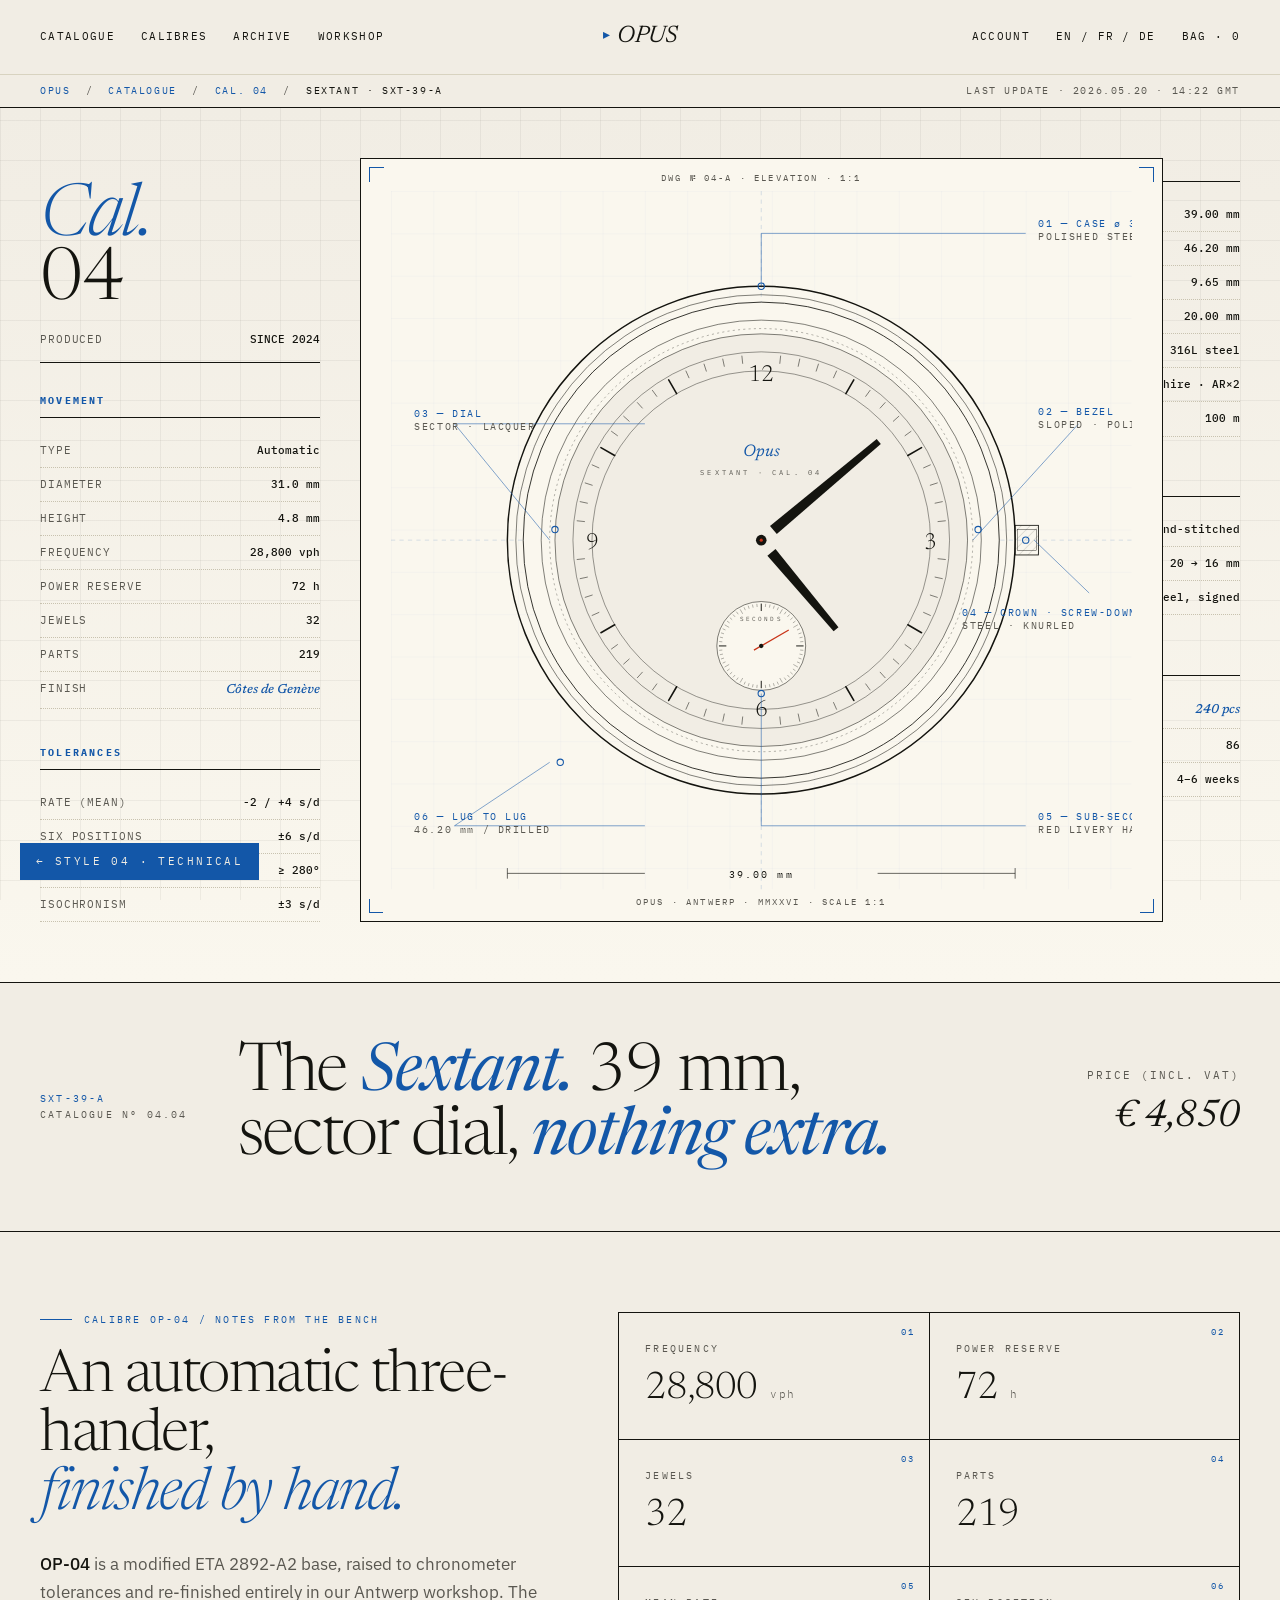
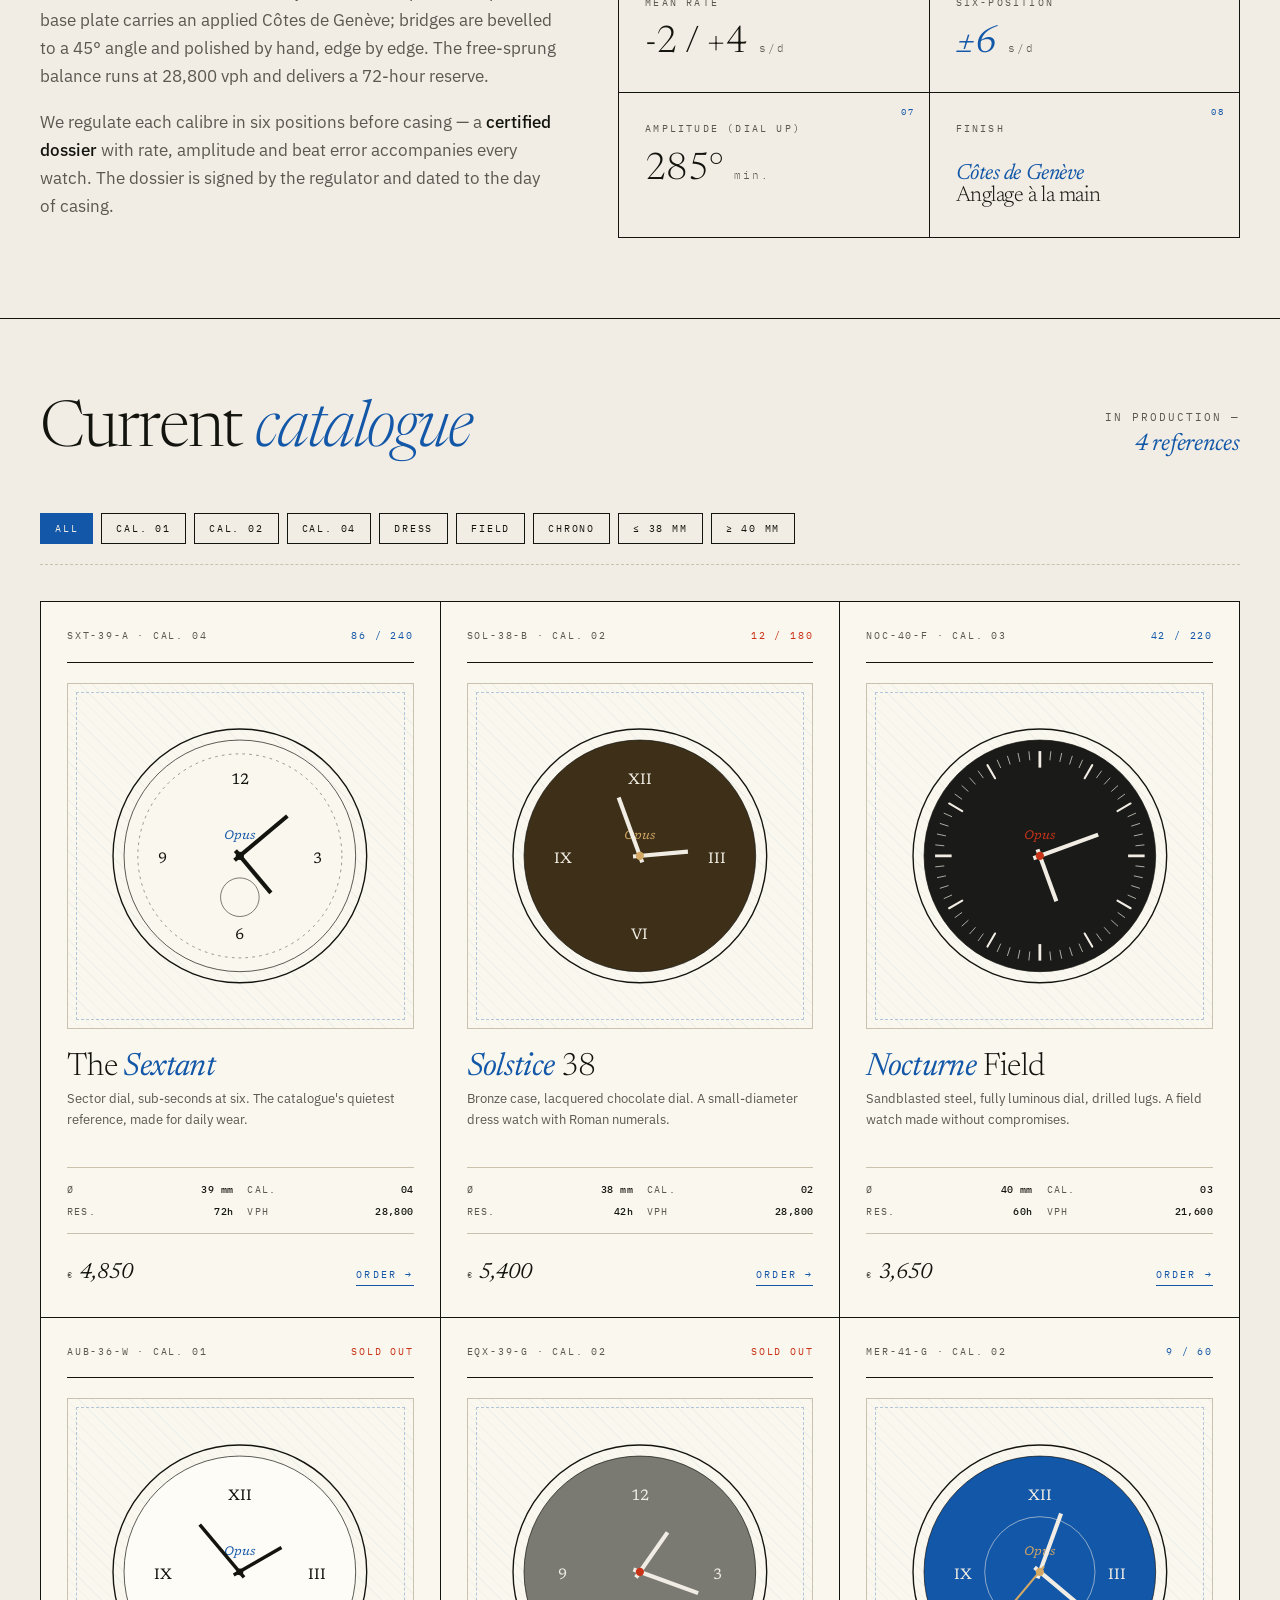
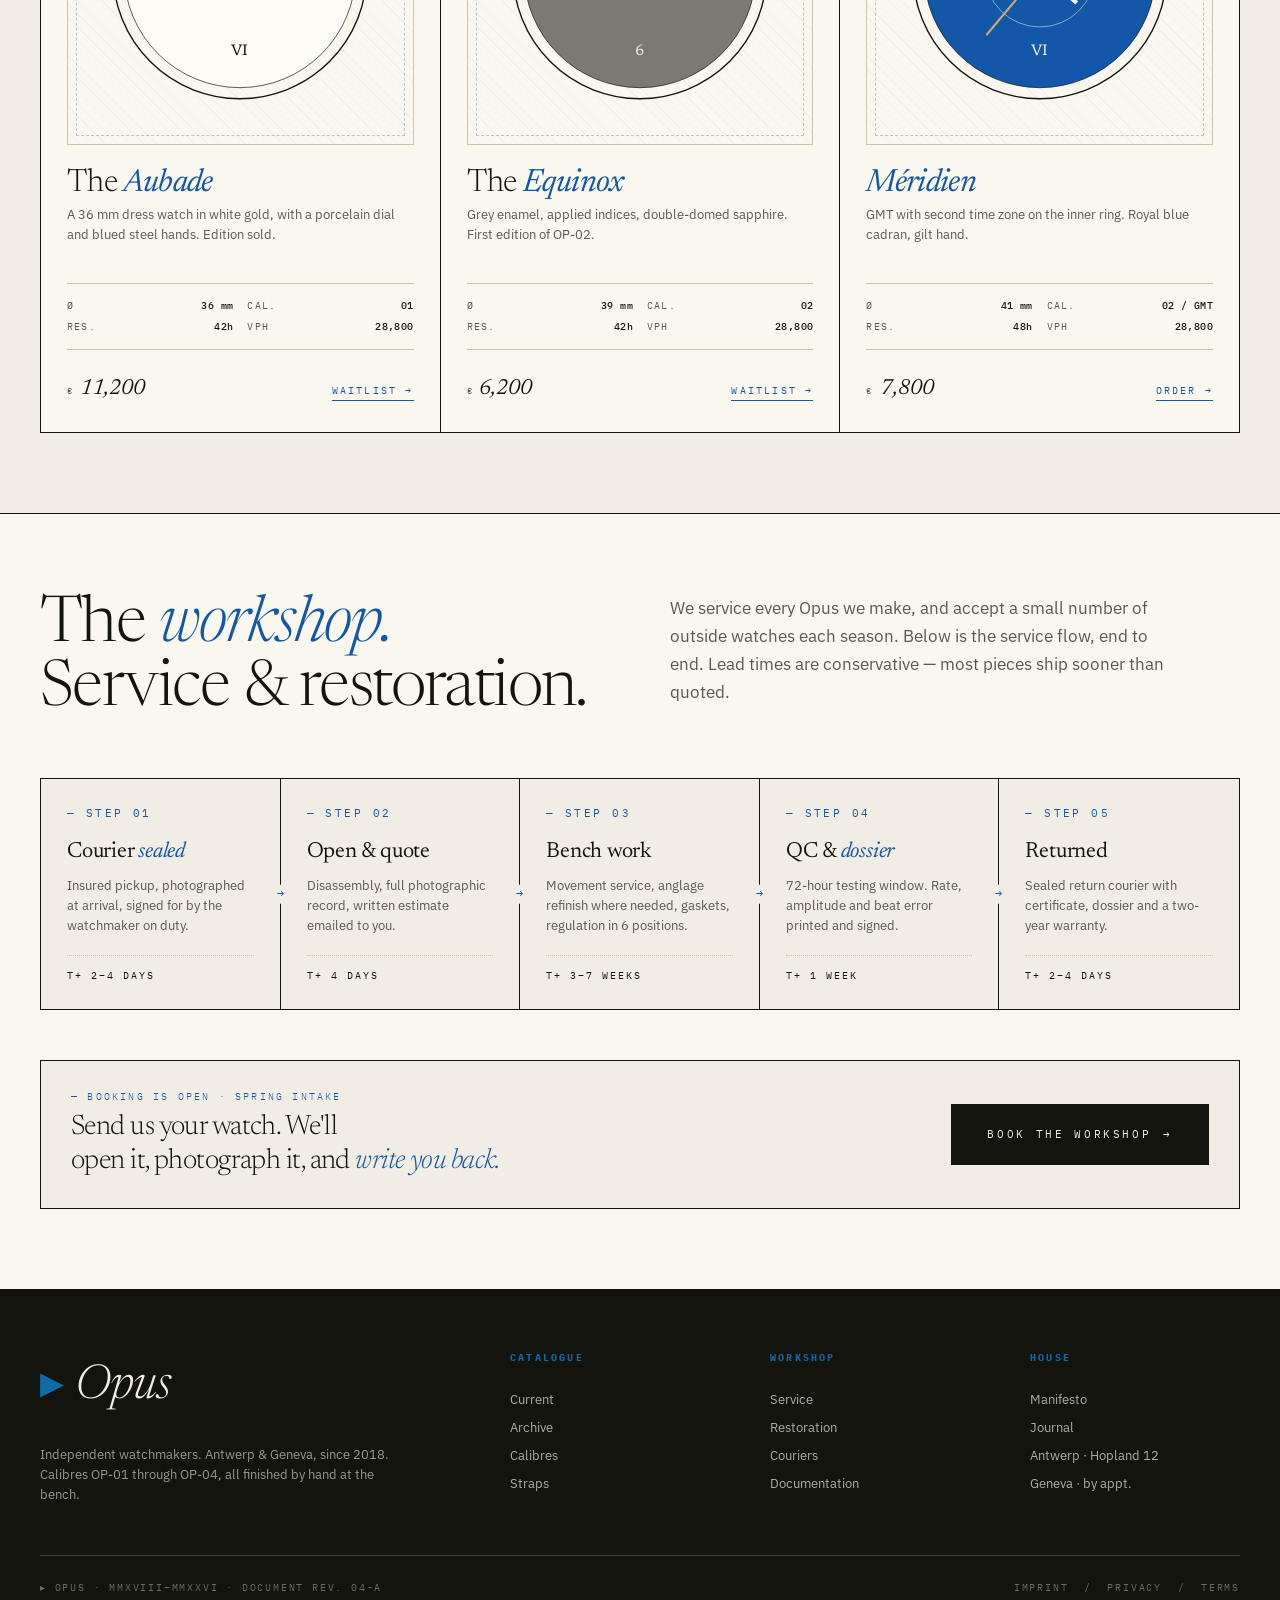
<file: 04-technical.html>
<!doctype html>
<html lang="en">
<head>
<meta charset="utf-8" />
<meta name="viewport" content="width=device-width,initial-scale=1" />
<title>OPUS / Cal. 04 — Technical Specifications</title>
<link rel="preconnect" href="https://fonts.googleapis.com" />
<link rel="preconnect" href="https://fonts.gstatic.com" crossorigin />
<link href="https://fonts.googleapis.com/css2?family=Newsreader:ital,opsz,wght@0,6..72,300..600;1,6..72,300..600&family=IBM+Plex+Sans:wght@300;400;500;600&family=IBM+Plex+Mono:wght@400;500&display=swap" rel="stylesheet" />
<style>
  :root {
    --bone: #f1ede4;
    --bone-deep: #e8e2d2;
    --paper: #faf7ee;
    --ink: #14140f;
    --ink-soft: #5a5851;
    --rule: #c8c2af;
    --rule-soft: #d8d3c0;
    --blue: #1357a8;
    --blue-bright: #0e6ba8;
    --blue-deep: #0a3d6f;
    --red: #c93418;
  }

  * { box-sizing: border-box; margin: 0; padding: 0; }
  html { background: var(--bone); }
  body {
    background: var(--bone);
    color: var(--ink);
    font-family: "IBM Plex Sans", sans-serif;
    font-size: 15px;
    line-height: 1.55;
    font-weight: 400;
    -webkit-font-smoothing: antialiased;
    overflow-x: hidden;
  }

  /* blueprint grid texture */
  body::before {
    content: "";
    position: fixed;
    inset: 0;
    pointer-events: none;
    background-image:
      linear-gradient(to right, rgba(20,20,15,0.05) 1px, transparent 1px),
      linear-gradient(to bottom, rgba(20,20,15,0.05) 1px, transparent 1px);
    background-size: 40px 40px;
    z-index: 1;
  }

  .serif { font-family: "Newsreader", serif; font-weight: 300; }
  .mono { font-family: "IBM Plex Mono", monospace; }
  .upper { text-transform: uppercase; letter-spacing: 0.14em; }

  .container { max-width: 1440px; margin: 0 auto; padding: 0 40px; position: relative; z-index: 2; }

  /* ───── header ───── */
  header.top {
    border-bottom: 1px solid var(--ink);
    background: var(--bone);
    position: sticky;
    top: 0;
    z-index: 50;
  }
  .top-bar {
    display: grid;
    grid-template-columns: 1fr auto 1fr;
    align-items: center;
    padding: 14px 40px;
    font-family: "IBM Plex Mono", monospace;
    font-size: 11px;
    letter-spacing: 0.12em;
    text-transform: uppercase;
  }
  .top-bar .left, .top-bar .right { display: flex; gap: 26px; align-items: center; }
  .top-bar .right { justify-content: flex-end; }
  .top-bar a {
    color: var(--ink);
    text-decoration: none;
    padding: 4px 0;
    border-bottom: 1px solid transparent;
  }
  .top-bar a:hover { color: var(--blue); border-bottom-color: var(--blue); }
  .logo {
    font-family: "Newsreader", serif;
    font-weight: 400;
    font-style: italic;
    font-size: 24px;
    color: var(--ink);
    text-decoration: none;
    letter-spacing: -0.02em;
  }
  .logo::before {
    content: "▸";
    font-style: normal;
    color: var(--blue);
    margin-right: 8px;
    font-size: 14px;
    vertical-align: 3px;
  }

  .breadcrumb {
    padding: 8px 40px;
    border-top: 1px solid var(--rule-soft);
    font-family: "IBM Plex Mono", monospace;
    font-size: 10px;
    letter-spacing: 0.16em;
    text-transform: uppercase;
    color: var(--ink-soft);
    display: flex;
    justify-content: space-between;
  }
  .breadcrumb .crumbs span { color: var(--blue); }
  .breadcrumb .crumbs em { color: var(--ink); font-style: normal; }

  /* ───── hero / blueprint ───── */
  .blueprint {
    position: relative;
    padding: 50px 0 60px;
    border-bottom: 1px solid var(--ink);
    background:
      linear-gradient(180deg, var(--bone) 0%, var(--paper) 100%);
  }

  .bp-grid {
    display: grid;
    grid-template-columns: 280px 1fr 280px;
    gap: 40px;
    align-items: stretch;
  }

  /* left specs */
  .bp-side h4 {
    font-family: "IBM Plex Mono", monospace;
    font-size: 10px;
    letter-spacing: 0.22em;
    text-transform: uppercase;
    color: var(--blue);
    margin-bottom: 16px;
    padding-bottom: 8px;
    border-bottom: 1px solid var(--ink);
  }
  .bp-side .data-row {
    display: flex;
    justify-content: space-between;
    padding: 8px 0;
    border-bottom: 1px dotted var(--rule);
    font-family: "IBM Plex Mono", monospace;
    font-size: 11px;
  }
  .bp-side .data-row .l { color: var(--ink-soft); text-transform: uppercase; letter-spacing: 0.08em; }
  .bp-side .data-row .v { color: var(--ink); font-weight: 500; }
  .bp-side .data-row .v em {
    font-family: "Newsreader", serif;
    font-style: italic;
    font-size: 13px;
    color: var(--blue);
  }
  .bp-side .block + .block { margin-top: 36px; }

  .bp-side .ref-large {
    font-family: "Newsreader", serif;
    font-weight: 300;
    font-size: 72px;
    line-height: 0.9;
    letter-spacing: -0.02em;
    color: var(--ink);
    margin: 28px 0 8px;
  }
  .bp-side .ref-large em { font-style: italic; color: var(--blue); }

  /* center diagram */
  .bp-center {
    background: var(--paper);
    border: 1px solid var(--ink);
    position: relative;
    padding: 30px;
    aspect-ratio: 1.05/1;
    overflow: hidden;
  }
  .bp-center::before, .bp-center::after,
  .bp-center .c1, .bp-center .c2 {
    content: "";
    position: absolute;
    width: 14px;
    height: 14px;
    border: 1px solid var(--blue);
  }
  .bp-center::before { top: 8px; left: 8px; border-right: none; border-bottom: none; }
  .bp-center::after { top: 8px; right: 8px; border-left: none; border-bottom: none; }
  .bp-center .c1 { bottom: 8px; left: 8px; border-right: none; border-top: none; }
  .bp-center .c2 { bottom: 8px; right: 8px; border-left: none; border-top: none; }

  .bp-center::marker { content: none; }

  .bp-meta {
    position: absolute;
    top: 12px;
    left: 50%;
    transform: translateX(-50%);
    font-family: "IBM Plex Mono", monospace;
    font-size: 9px;
    letter-spacing: 0.24em;
    text-transform: uppercase;
    color: var(--ink-soft);
    background: var(--paper);
    padding: 0 12px;
  }
  .bp-meta-bot {
    position: absolute;
    bottom: 12px;
    left: 50%;
    transform: translateX(-50%);
    font-family: "IBM Plex Mono", monospace;
    font-size: 9px;
    letter-spacing: 0.24em;
    text-transform: uppercase;
    color: var(--ink-soft);
    background: var(--paper);
    padding: 0 12px;
  }

  .bp-diagram { width: 100%; height: 100%; display: block; }

  /* ───── headline strip ───── */
  .strip {
    padding: 60px 0;
    border-bottom: 1px solid var(--ink);
    background: var(--bone);
  }
  .strip-row {
    display: grid;
    grid-template-columns: auto 1fr auto;
    gap: 50px;
    align-items: center;
  }
  .strip .ident {
    font-family: "IBM Plex Mono", monospace;
    font-size: 10px;
    letter-spacing: 0.22em;
    text-transform: uppercase;
    color: var(--blue);
  }
  .strip h1 {
    font-family: "Newsreader", serif;
    font-weight: 300;
    font-size: clamp(40px, 5.2vw, 92px);
    line-height: 0.96;
    letter-spacing: -0.025em;
    color: var(--ink);
  }
  .strip h1 em {
    font-style: italic;
    color: var(--blue);
    font-weight: 400;
  }
  .strip h1 .strike {
    text-decoration: line-through;
    text-decoration-thickness: 1px;
    color: var(--ink-soft);
    font-weight: 300;
  }
  .strip .price-tag {
    font-family: "IBM Plex Mono", monospace;
    font-size: 11px;
    letter-spacing: 0.18em;
    text-transform: uppercase;
    text-align: right;
    color: var(--ink-soft);
  }
  .strip .price-tag b {
    font-family: "Newsreader", serif;
    font-style: italic;
    font-weight: 400;
    font-size: 38px;
    letter-spacing: -0.01em;
    color: var(--ink);
    display: block;
    margin-top: 4px;
    text-transform: none;
  }

  /* ───── calibre details ───── */
  .cal-details { padding: 80px 0; border-bottom: 1px solid var(--ink); }
  .cal-grid {
    display: grid;
    grid-template-columns: 1fr 1.2fr;
    gap: 60px;
  }
  .cal-grid h2 {
    font-family: "Newsreader", serif;
    font-weight: 300;
    font-size: clamp(36px, 4.6vw, 64px);
    line-height: 1;
    letter-spacing: -0.025em;
    margin-bottom: 24px;
  }
  .cal-grid h2 em { font-style: italic; color: var(--blue); }
  .cal-grid p {
    font-size: 17px;
    line-height: 1.65;
    color: var(--ink-soft);
    margin-bottom: 18px;
    max-width: 520px;
  }
  .cal-grid p strong { color: var(--ink); font-weight: 500; }
  .cal-section-label {
    font-family: "IBM Plex Mono", monospace;
    font-size: 10px;
    letter-spacing: 0.22em;
    text-transform: uppercase;
    color: var(--blue);
    margin-bottom: 22px;
    display: flex;
    align-items: center;
    gap: 12px;
  }
  .cal-section-label::before { content: ""; height: 1px; width: 32px; background: var(--blue); }

  .specs-grid {
    display: grid;
    grid-template-columns: 1fr 1fr;
    gap: 1px;
    background: var(--ink);
    border: 1px solid var(--ink);
  }
  .spec-cell {
    background: var(--bone);
    padding: 28px 26px;
    position: relative;
  }
  .spec-cell .num {
    position: absolute;
    top: 12px;
    right: 14px;
    font-family: "IBM Plex Mono", monospace;
    font-size: 9px;
    letter-spacing: 0.22em;
    color: var(--blue);
  }
  .spec-cell .l {
    font-family: "IBM Plex Mono", monospace;
    font-size: 10px;
    letter-spacing: 0.22em;
    text-transform: uppercase;
    color: var(--ink-soft);
    margin-bottom: 14px;
  }
  .spec-cell .v {
    font-family: "Newsreader", serif;
    font-weight: 300;
    font-size: 38px;
    line-height: 1;
    letter-spacing: -0.02em;
    color: var(--ink);
  }
  .spec-cell .v em { font-style: italic; color: var(--blue); font-weight: 400; }
  .spec-cell .unit {
    font-family: "IBM Plex Mono", monospace;
    font-size: 11px;
    letter-spacing: 0.16em;
    color: var(--ink-soft);
    margin-left: 4px;
  }

  /* ───── catalogue ───── */
  .catalogue {
    padding: 80px 0;
    border-bottom: 1px solid var(--ink);
  }
  .cat-head {
    display: grid;
    grid-template-columns: 1fr auto;
    gap: 40px;
    align-items: end;
    margin-bottom: 50px;
  }
  .cat-head h2 {
    font-family: "Newsreader", serif;
    font-weight: 300;
    font-size: clamp(40px, 5vw, 72px);
    line-height: 1;
    letter-spacing: -0.025em;
  }
  .cat-head h2 em { font-style: italic; color: var(--blue); }
  .cat-head .count {
    font-family: "IBM Plex Mono", monospace;
    font-size: 11px;
    letter-spacing: 0.18em;
    text-transform: uppercase;
    color: var(--ink-soft);
    text-align: right;
  }
  .cat-head .count b {
    font-family: "Newsreader", serif;
    font-style: italic;
    font-weight: 400;
    font-size: 24px;
    color: var(--blue);
    text-transform: none;
    letter-spacing: -0.01em;
    display: block;
  }

  .cat-filter {
    display: flex;
    gap: 8px;
    flex-wrap: wrap;
    margin-bottom: 36px;
    padding-bottom: 20px;
    border-bottom: 1px dashed var(--rule);
  }
  .pill {
    font-family: "IBM Plex Mono", monospace;
    font-size: 10px;
    letter-spacing: 0.18em;
    text-transform: uppercase;
    padding: 8px 14px;
    border: 1px solid var(--ink);
    background: transparent;
    color: var(--ink);
    cursor: pointer;
    transition: all .2s;
  }
  .pill:hover, .pill.active { background: var(--ink); color: var(--bone); }
  .pill.active { background: var(--blue); border-color: var(--blue); }

  .cat-grid {
    display: grid;
    grid-template-columns: repeat(3, 1fr);
    gap: 1px;
    background: var(--ink);
    border: 1px solid var(--ink);
  }
  .cat-card {
    background: var(--paper);
    padding: 26px;
    cursor: pointer;
    transition: background .25s;
    position: relative;
  }
  .cat-card:hover { background: var(--bone-deep); }
  .cat-card .head {
    display: flex;
    justify-content: space-between;
    align-items: baseline;
    padding-bottom: 18px;
    border-bottom: 1px solid var(--ink);
    margin-bottom: 20px;
  }
  .cat-card .ref {
    font-family: "IBM Plex Mono", monospace;
    font-size: 10px;
    letter-spacing: 0.18em;
    text-transform: uppercase;
    color: var(--ink-soft);
  }
  .cat-card .stock {
    font-family: "IBM Plex Mono", monospace;
    font-size: 10px;
    letter-spacing: 0.18em;
    text-transform: uppercase;
    color: var(--blue);
  }
  .cat-card .stock.warn { color: var(--red); }

  .cat-card .img {
    background:
      repeating-linear-gradient(45deg, transparent 0 8px, rgba(19,87,168,0.04) 8px 9px);
    border: 1px solid var(--rule);
    aspect-ratio: 1;
    margin-bottom: 22px;
    display: flex;
    align-items: center;
    justify-content: center;
    position: relative;
  }
  .cat-card .img svg { width: 80%; height: 80%; }
  .cat-card .img::before {
    content: "";
    position: absolute;
    inset: 8px;
    border: 1px dashed rgba(19,87,168,0.3);
    pointer-events: none;
  }

  .cat-card h3 {
    font-family: "Newsreader", serif;
    font-weight: 300;
    font-size: 32px;
    line-height: 1;
    letter-spacing: -0.02em;
    margin-bottom: 6px;
  }
  .cat-card h3 em { font-style: italic; color: var(--blue); font-weight: 400; }
  .cat-card .desc {
    color: var(--ink-soft);
    font-size: 13px;
    line-height: 1.55;
    min-height: 60px;
    margin-bottom: 18px;
  }
  .cat-card .data {
    display: grid;
    grid-template-columns: 1fr 1fr;
    gap: 6px 14px;
    font-family: "IBM Plex Mono", monospace;
    font-size: 10px;
    letter-spacing: 0.04em;
    margin-bottom: 22px;
    padding: 14px 0;
    border-top: 1px solid var(--rule);
    border-bottom: 1px solid var(--rule);
  }
  .cat-card .data div { display: flex; justify-content: space-between; }
  .cat-card .data .k { color: var(--ink-soft); text-transform: uppercase; letter-spacing: 0.12em; }
  .cat-card .data .v { color: var(--ink); font-weight: 500; }

  .cat-card .foot {
    display: flex;
    justify-content: space-between;
    align-items: baseline;
  }
  .cat-card .price {
    font-family: "Newsreader", serif;
    font-style: italic;
    font-weight: 400;
    font-size: 22px;
    color: var(--ink);
  }
  .cat-card .price small {
    font-family: "IBM Plex Mono", monospace;
    font-size: 9px;
    letter-spacing: 0.18em;
    text-transform: uppercase;
    color: var(--ink-soft);
    margin-right: 6px;
    font-style: normal;
  }
  .cat-card .cta {
    font-family: "IBM Plex Mono", monospace;
    font-size: 10px;
    letter-spacing: 0.22em;
    text-transform: uppercase;
    color: var(--blue);
    text-decoration: none;
    border-bottom: 1px solid var(--blue);
    padding-bottom: 2px;
  }

  /* ───── workshop flow ───── */
  .workshop {
    padding: 80px 0;
    border-bottom: 1px solid var(--ink);
    background: var(--paper);
  }
  .ws-head {
    display: grid;
    grid-template-columns: 1fr 1fr;
    gap: 60px;
    margin-bottom: 56px;
  }
  .ws-head h2 {
    font-family: "Newsreader", serif;
    font-weight: 300;
    font-size: clamp(40px, 5vw, 76px);
    line-height: 1;
    letter-spacing: -0.025em;
  }
  .ws-head h2 em { font-style: italic; color: var(--blue); }
  .ws-head p {
    font-size: 17px;
    line-height: 1.65;
    color: var(--ink-soft);
    max-width: 500px;
  }

  .flow {
    position: relative;
    display: grid;
    grid-template-columns: repeat(5, 1fr);
    gap: 0;
    border: 1px solid var(--ink);
    background: var(--bone);
  }
  .flow-step {
    padding: 26px;
    border-right: 1px solid var(--ink);
    position: relative;
  }
  .flow-step:last-child { border-right: none; }
  .flow-step::after {
    content: "→";
    position: absolute;
    right: -8px;
    top: 50%;
    transform: translateY(-50%);
    background: var(--bone);
    color: var(--blue);
    padding: 0 4px;
    z-index: 2;
    font-family: "IBM Plex Mono", monospace;
    font-size: 12px;
  }
  .flow-step:last-child::after { display: none; }
  .flow-step .num {
    font-family: "IBM Plex Mono", monospace;
    font-size: 11px;
    letter-spacing: 0.22em;
    color: var(--blue);
    margin-bottom: 18px;
  }
  .flow-step h3 {
    font-family: "Newsreader", serif;
    font-weight: 400;
    font-size: 22px;
    line-height: 1.1;
    letter-spacing: -0.01em;
    margin-bottom: 12px;
  }
  .flow-step h3 em { font-style: italic; color: var(--blue); }
  .flow-step p {
    font-size: 13px;
    line-height: 1.55;
    color: var(--ink-soft);
    margin-bottom: 18px;
  }
  .flow-step .time {
    font-family: "IBM Plex Mono", monospace;
    font-size: 10px;
    letter-spacing: 0.2em;
    text-transform: uppercase;
    color: var(--ink);
    padding-top: 12px;
    border-top: 1px dotted var(--rule);
  }

  .ws-cta {
    margin-top: 50px;
    display: grid;
    grid-template-columns: 1fr auto;
    align-items: center;
    gap: 40px;
    padding: 30px;
    background: var(--bone);
    border: 1px solid var(--ink);
  }
  .ws-cta .lead {
    font-family: "Newsreader", serif;
    font-weight: 300;
    font-size: 28px;
    letter-spacing: -0.02em;
    line-height: 1.2;
  }
  .ws-cta .lead em { font-style: italic; color: var(--blue); }
  .ws-cta .lead .mono-tag {
    display: block;
    font-family: "IBM Plex Mono", monospace;
    font-size: 10px;
    letter-spacing: 0.22em;
    text-transform: uppercase;
    color: var(--blue);
    margin-bottom: 8px;
  }
  .btn {
    background: var(--ink);
    color: var(--bone);
    border: none;
    padding: 22px 36px;
    font-family: "IBM Plex Mono", monospace;
    font-size: 11px;
    letter-spacing: 0.24em;
    text-transform: uppercase;
    text-decoration: none;
    cursor: pointer;
    transition: all .25s;
    display: inline-flex;
    align-items: center;
    gap: 12px;
  }
  .btn:hover { background: var(--blue); }
  .btn .arr { transition: transform .25s; }
  .btn:hover .arr { transform: translateX(6px); }

  /* ───── footer ───── */
  footer.foot {
    padding: 60px 0 24px;
    background: var(--ink);
    color: var(--bone);
  }
  .foot-grid {
    display: grid;
    grid-template-columns: 2fr 1fr 1fr 1fr;
    gap: 50px;
    padding-bottom: 50px;
    border-bottom: 1px solid rgba(241,237,228,0.18);
  }
  .foot-logo {
    font-family: "Newsreader", serif;
    font-weight: 300;
    font-style: italic;
    font-size: 48px;
    letter-spacing: -0.02em;
    color: var(--bone);
    margin-bottom: 20px;
  }
  .foot-logo::before {
    content: "▸";
    font-style: normal;
    color: var(--blue-bright);
    margin-right: 12px;
  }
  .foot p { color: rgba(241,237,228,0.6); font-size: 13px; max-width: 360px; }
  .foot h4 {
    font-family: "IBM Plex Mono", monospace;
    font-size: 10px;
    letter-spacing: 0.22em;
    text-transform: uppercase;
    color: var(--blue-bright);
    margin-bottom: 20px;
  }
  .foot a {
    display: block;
    padding: 4px 0;
    color: rgba(241,237,228,0.7);
    text-decoration: none;
    font-size: 13px;
  }
  .foot a:hover { color: var(--bone); }
  .foot-bot {
    padding-top: 24px;
    display: flex;
    justify-content: space-between;
    font-family: "IBM Plex Mono", monospace;
    font-size: 10px;
    letter-spacing: 0.18em;
    text-transform: uppercase;
    color: rgba(241,237,228,0.4);
  }

  .style-badge {
    position: fixed;
    left: 20px;
    bottom: 20px;
    background: var(--blue);
    color: var(--bone);
    padding: 10px 16px;
    z-index: 100;
    font-family: "IBM Plex Mono", monospace;
    font-size: 11px;
    letter-spacing: 0.22em;
    text-transform: uppercase;
    text-decoration: none;
  }
  .style-badge:hover { background: var(--ink); }

  @media (max-width: 980px) {
    .bp-grid { grid-template-columns: 1fr; }
    .specs-grid { grid-template-columns: 1fr; }
    .cat-grid { grid-template-columns: 1fr 1fr; }
    .flow { grid-template-columns: 1fr 1fr; }
    .flow-step::after { display: none; }
    .foot-grid, .ws-head, .cal-grid { grid-template-columns: 1fr; gap: 30px; }
    .strip-row { grid-template-columns: 1fr; gap: 20px; }
  }
</style>
</head>
<body>

<a class="style-badge" href="index.html">← STYLE 04 · TECHNICAL</a>

<header class="top">
  <div class="top-bar">
    <div class="left">
      <a href="#">CATALOGUE</a>
      <a href="#">CALIBRES</a>
      <a href="#">ARCHIVE</a>
      <a href="#">WORKSHOP</a>
    </div>
    <a class="logo" href="#">Opus</a>
    <div class="right">
      <a href="#">ACCOUNT</a>
      <a href="#">EN / FR / DE</a>
      <a href="#">BAG · 0</a>
    </div>
  </div>
  <div class="breadcrumb">
    <div class="crumbs">
      <span>OPUS</span> &nbsp;/&nbsp;
      <span>CATALOGUE</span> &nbsp;/&nbsp;
      <span>CAL. 04</span> &nbsp;/&nbsp;
      <em>SEXTANT &middot; SXT-39-A</em>
    </div>
    <div>LAST UPDATE · 2026.05.20 · 14:22 GMT</div>
  </div>
</header>

<section class="blueprint">
  <div class="container">
    <div class="bp-grid">

      <!-- left technical readout -->
      <aside class="bp-side">
        <div class="ref-large"><em>Cal.</em><br/>04</div>
        <div class="data-row" style="font-family: 'IBM Plex Mono', monospace; font-size: 11px; padding: 8px 0 14px; border-bottom: 1px solid var(--ink); margin-bottom: 30px;">
          <span class="l">PRODUCED</span><span class="v">SINCE 2024</span>
        </div>

        <div class="block">
          <h4>Movement</h4>
          <div class="data-row"><span class="l">Type</span><span class="v">Automatic</span></div>
          <div class="data-row"><span class="l">Diameter</span><span class="v">31.0 mm</span></div>
          <div class="data-row"><span class="l">Height</span><span class="v">4.8 mm</span></div>
          <div class="data-row"><span class="l">Frequency</span><span class="v">28,800 vph</span></div>
          <div class="data-row"><span class="l">Power reserve</span><span class="v">72 h</span></div>
          <div class="data-row"><span class="l">Jewels</span><span class="v">32</span></div>
          <div class="data-row"><span class="l">Parts</span><span class="v">219</span></div>
          <div class="data-row"><span class="l">Finish</span><span class="v"><em>Côtes de Genève</em></span></div>
        </div>

        <div class="block">
          <h4>Tolerances</h4>
          <div class="data-row"><span class="l">Rate (mean)</span><span class="v">-2 / +4 s/d</span></div>
          <div class="data-row"><span class="l">Six positions</span><span class="v">±6 s/d</span></div>
          <div class="data-row"><span class="l">Amplitude</span><span class="v">≥ 280°</span></div>
          <div class="data-row"><span class="l">Isochronism</span><span class="v">±3 s/d</span></div>
        </div>
      </aside>

      <!-- center diagram -->
      <div class="bp-center">
        <span class="c1"></span><span class="c2"></span>
        <div class="bp-meta">DWG № 04-A · ELEVATION · 1:1</div>
        <div class="bp-meta-bot">OPUS · ANTWERP · MMXXVI · SCALE 1:1</div>

        <svg class="bp-diagram" viewBox="0 0 700 660" xmlns="http://www.w3.org/2000/svg">
          <defs>
            <pattern id="grid04" width="40" height="40" patternUnits="userSpaceOnUse">
              <path d="M 40 0 L 0 0 0 40" fill="none" stroke="rgba(19,87,168,0.10)" stroke-width="0.5" />
            </pattern>
            <pattern id="hatch" width="6" height="6" patternUnits="userSpaceOnUse" patternTransform="rotate(45)">
              <line x1="0" y1="0" x2="0" y2="6" stroke="rgba(20,20,15,0.35)" stroke-width="0.6" />
            </pattern>
          </defs>

          <!-- grid background -->
          <rect width="700" height="660" fill="url(#grid04)" />

          <!-- center crosshair -->
          <line x1="0" y1="330" x2="700" y2="330" stroke="rgba(19,87,168,0.30)" stroke-width="0.5" stroke-dasharray="4 4" />
          <line x1="350" y1="0" x2="350" y2="660" stroke="rgba(19,87,168,0.30)" stroke-width="0.5" stroke-dasharray="4 4" />

          <!-- watch -->
          <g transform="translate(350 330)">
            <!-- outer case ring -->
            <circle r="240" fill="none" stroke="#14140f" stroke-width="1.4" />
            <circle r="232" fill="none" stroke="#14140f" stroke-width="0.5" />
            <circle r="225" fill="#faf7ee" stroke="#14140f" stroke-width="0.8" />
            <!-- bezel inner edge -->
            <circle r="208" fill="none" stroke="#14140f" stroke-width="0.5" />
            <circle r="200" fill="none" stroke="#14140f" stroke-width="0.3" stroke-dasharray="2 3" />
            <!-- dial -->
            <circle r="195" fill="#f1ede4" stroke="#14140f" stroke-width="0.5" />
            <!-- inner chapter ring -->
            <circle r="178" fill="none" stroke="#14140f" stroke-width="0.4" />
            <circle r="160" fill="none" stroke="#14140f" stroke-width="0.4" />
            <!-- hour ticks -->
            <g id="bp-ticks-04"></g>
            <!-- numerals -->
            <g font-family="Newsreader, serif" font-size="22" font-weight="300" fill="#14140f" text-anchor="middle">
              <text x="0" y="-150">12</text>
              <text x="160" y="8">3</text>
              <text x="0" y="166">6</text>
              <text x="-160" y="8">9</text>
            </g>
            <!-- text -->
            <text x="0" y="-80" font-family="Newsreader, serif" font-style="italic" font-size="16" fill="#1357a8" text-anchor="middle">Opus</text>
            <text x="0" y="-62" font-family="IBM Plex Mono, monospace" font-size="7" letter-spacing="3" fill="#5a5851" text-anchor="middle">SEXTANT · CAL. 04</text>

            <!-- sub seconds at 6 -->
            <circle cx="0" cy="100" r="42" fill="#faf7ee" stroke="#14140f" stroke-width="0.5" />
            <g id="bp-sub-04"></g>
            <text x="0" y="76" font-family="IBM Plex Mono, monospace" font-size="6" letter-spacing="2" fill="#5a5851" text-anchor="middle">SECONDS</text>

            <!-- hands -->
            <g transform="rotate(50)">
              <polygon points="-3,-145 3,-145 5,-15 -5,-15" fill="#14140f" />
            </g>
            <g transform="rotate(140)">
              <polygon points="-3,-110 3,-110 5,-15 -5,-15" fill="#14140f" />
            </g>
            <!-- sub second hand -->
            <g transform="translate(0 100) rotate(60)">
              <rect x="-0.6" y="-30" width="1.2" height="38" fill="#c93418" />
              <circle r="2" fill="#14140f" />
            </g>
            <!-- center cap -->
            <circle r="5" fill="#14140f" />
            <circle r="1.5" fill="#c93418" />

            <!-- crown -->
            <g transform="translate(240 0)">
              <rect x="0" y="-14" width="22" height="28" fill="url(#hatch)" stroke="#14140f" stroke-width="0.8" />
              <rect x="2" y="-10" width="18" height="20" fill="none" stroke="#14140f" stroke-width="0.4" />
            </g>
          </g>

          <!-- callouts -->
          <!-- 1: case -->
          <g font-family="IBM Plex Mono, monospace" font-size="9" letter-spacing="1.5" fill="#1357a8">
            <line x1="350" y1="90" x2="350" y2="40" stroke="#1357a8" stroke-width="0.5" />
            <line x1="350" y1="40" x2="600" y2="40" stroke="#1357a8" stroke-width="0.5" />
            <circle cx="350" cy="90" r="3" fill="none" stroke="#1357a8" stroke-width="1" />
            <text x="612" y="34">01 ─ CASE ø 39.00 mm</text>
            <text x="612" y="46" fill="#5a5851">    POLISHED STEEL</text>
          </g>
          <!-- 2: bezel -->
          <g font-family="IBM Plex Mono, monospace" font-size="9" letter-spacing="1.5" fill="#1357a8">
            <line x1="550" y1="330" x2="650" y2="220" stroke="#1357a8" stroke-width="0.5" />
            <circle cx="555" cy="320" r="3" fill="none" stroke="#1357a8" stroke-width="1" />
            <text x="612" y="212">02 ─ BEZEL</text>
            <text x="612" y="224" fill="#5a5851">    SLOPED · POLISHED</text>
          </g>
          <!-- 3: dial -->
          <g font-family="IBM Plex Mono, monospace" font-size="9" letter-spacing="1.5" fill="#1357a8">
            <line x1="150" y1="330" x2="60" y2="220" stroke="#1357a8" stroke-width="0.5" />
            <line x1="60" y1="220" x2="240" y2="220" stroke="#1357a8" stroke-width="0.5" />
            <circle cx="155" cy="320" r="3" fill="none" stroke="#1357a8" stroke-width="1" />
            <text x="22" y="214">03 ─ DIAL</text>
            <text x="22" y="226" fill="#5a5851">    SECTOR · LACQUER</text>
          </g>
          <!-- 4: crown -->
          <g font-family="IBM Plex Mono, monospace" font-size="9" letter-spacing="1.5" fill="#1357a8">
            <line x1="608" y1="330" x2="660" y2="380" stroke="#1357a8" stroke-width="0.5" />
            <circle cx="600" cy="330" r="3" fill="none" stroke="#1357a8" stroke-width="1" />
            <text x="540" y="402">04 ─ CROWN · SCREW-DOWN</text>
            <text x="540" y="414" fill="#5a5851">          STEEL · KNURLED</text>
          </g>
          <!-- 5: sub seconds -->
          <g font-family="IBM Plex Mono, monospace" font-size="9" letter-spacing="1.5" fill="#1357a8">
            <line x1="350" y1="475" x2="350" y2="600" stroke="#1357a8" stroke-width="0.5" />
            <line x1="350" y1="600" x2="600" y2="600" stroke="#1357a8" stroke-width="0.5" />
            <circle cx="350" cy="475" r="3" fill="none" stroke="#1357a8" stroke-width="1" />
            <text x="612" y="595">05 ─ SUB-SECONDS @ 6H</text>
            <text x="612" y="607" fill="#5a5851">    RED LIVERY HAND</text>
          </g>
          <!-- 6: lugs -->
          <g font-family="IBM Plex Mono, monospace" font-size="9" letter-spacing="1.5" fill="#1357a8">
            <line x1="150" y1="540" x2="60" y2="600" stroke="#1357a8" stroke-width="0.5" />
            <line x1="60" y1="600" x2="240" y2="600" stroke="#1357a8" stroke-width="0.5" />
            <circle cx="160" cy="540" r="3" fill="none" stroke="#1357a8" stroke-width="1" />
            <text x="22" y="595">06 ─ LUG TO LUG</text>
            <text x="22" y="607" fill="#5a5851">    46.20 mm / DRILLED</text>
          </g>

          <!-- measurement bar bottom -->
          <g stroke="#14140f" stroke-width="0.6">
            <line x1="110" y1="640" x2="110" y2="650" />
            <line x1="590" y1="640" x2="590" y2="650" />
            <line x1="110" y1="645" x2="240" y2="645" />
            <line x1="460" y1="645" x2="590" y2="645" />
          </g>
          <text x="350" y="649" font-family="IBM Plex Mono, monospace" font-size="9" letter-spacing="2" fill="#14140f" text-anchor="middle">39.00 mm</text>
        </svg>

        <script>
          (function() {
            const t = document.querySelector('#bp-ticks-04');
            if (t) {
              for (let i = 0; i < 60; i++) {
                if (i % 15 === 0) continue; // skip cardinal numerals
                const a = (i/60) * Math.PI * 2 - Math.PI/2;
                const r1 = i % 5 === 0 ? 160 : 168;
                const r2 = 175;
                const x1 = Math.cos(a) * r1;
                const y1 = Math.sin(a) * r1;
                const x2 = Math.cos(a) * r2;
                const y2 = Math.sin(a) * r2;
                const line = document.createElementNS('http://www.w3.org/2000/svg', 'line');
                line.setAttribute('x1', x1); line.setAttribute('y1', y1);
                line.setAttribute('x2', x2); line.setAttribute('y2', y2);
                line.setAttribute('stroke', '#14140f');
                line.setAttribute('stroke-width', i % 5 === 0 ? '1.5' : '0.5');
                line.setAttribute('stroke-linecap', 'round');
                t.appendChild(line);
              }
            }
            const s = document.querySelector('#bp-sub-04');
            if (s) {
              for (let i = 0; i < 60; i++) {
                const a = (i/60) * Math.PI * 2 - Math.PI/2;
                const r1 = i % 15 === 0 ? 33 : (i % 5 === 0 ? 35 : 37);
                const r2 = 40;
                const x1 = Math.cos(a) * r1;
                const y1 = 100 + Math.sin(a) * r1;
                const x2 = Math.cos(a) * r2;
                const y2 = 100 + Math.sin(a) * r2;
                const line = document.createElementNS('http://www.w3.org/2000/svg', 'line');
                line.setAttribute('x1', x1); line.setAttribute('y1', y1);
                line.setAttribute('x2', x2); line.setAttribute('y2', y2);
                line.setAttribute('stroke', '#14140f');
                line.setAttribute('stroke-width', i % 15 === 0 ? '0.9' : '0.3');
                s.appendChild(line);
              }
            }
          })();
        </script>
      </div>

      <!-- right technical readout -->
      <aside class="bp-side">
        <div class="block">
          <h4>Case</h4>
          <div class="data-row"><span class="l">Diameter</span><span class="v">39.00 mm</span></div>
          <div class="data-row"><span class="l">Lug to lug</span><span class="v">46.20 mm</span></div>
          <div class="data-row"><span class="l">Thickness</span><span class="v">9.65 mm</span></div>
          <div class="data-row"><span class="l">Lug width</span><span class="v">20.00 mm</span></div>
          <div class="data-row"><span class="l">Material</span><span class="v">316L steel</span></div>
          <div class="data-row"><span class="l">Crystal</span><span class="v">Sapphire · AR×2</span></div>
          <div class="data-row"><span class="l">Water resist.</span><span class="v">100 m</span></div>
        </div>

        <div class="block">
          <h4>Strap</h4>
          <div class="data-row"><span class="l">Type</span><span class="v">Calf, hand-stitched</span></div>
          <div class="data-row"><span class="l">Width</span><span class="v">20 → 16 mm</span></div>
          <div class="data-row"><span class="l">Buckle</span><span class="v">Steel, signed</span></div>
        </div>

        <div class="block">
          <h4>Production</h4>
          <div class="data-row"><span class="l">Edition</span><span class="v"><em>240 pcs</em></span></div>
          <div class="data-row"><span class="l">№ remaining</span><span class="v">86</span></div>
          <div class="data-row"><span class="l">Lead time</span><span class="v">4–6 weeks</span></div>
        </div>
      </aside>

    </div>
  </div>
</section>

<section class="strip">
  <div class="container">
    <div class="strip-row">
      <div class="ident">
        SXT-39-A<br/>
        <span style="color: var(--ink-soft);">Catalogue Nº 04.04</span>
      </div>
      <h1>The <em>Sextant.</em> 39 mm,<br/>sector dial, <em>nothing extra.</em></h1>
      <div class="price-tag">
        Price (incl. VAT)<br/>
        <b>€ 4,850</b>
      </div>
    </div>
  </div>
</section>

<section class="cal-details">
  <div class="container">
    <div class="cal-grid">
      <div>
        <div class="cal-section-label">CALIBRE OP-04 / NOTES FROM THE BENCH</div>
        <h2>An automatic three-hander,<br/><em>finished by hand.</em></h2>
        <p>
          <strong>OP-04</strong> is a modified ETA 2892-A2 base, raised to chronometer
          tolerances and re-finished entirely in our Antwerp workshop. The base plate
          carries an applied Côtes de Genève; bridges are bevelled to a 45° angle and
          polished by hand, edge by edge. The free-sprung balance runs at 28,800 vph
          and delivers a 72-hour reserve.
        </p>
        <p>
          We regulate each calibre in six positions before casing — a
          <strong>certified dossier</strong> with rate, amplitude and beat error
          accompanies every watch. The dossier is signed by the regulator and dated
          to the day of casing.
        </p>
      </div>

      <div class="specs-grid">
        <div class="spec-cell">
          <span class="num">01</span>
          <div class="l">Frequency</div>
          <div class="v">28,800 <span class="unit">vph</span></div>
        </div>
        <div class="spec-cell">
          <span class="num">02</span>
          <div class="l">Power reserve</div>
          <div class="v">72 <span class="unit">h</span></div>
        </div>
        <div class="spec-cell">
          <span class="num">03</span>
          <div class="l">Jewels</div>
          <div class="v">32</div>
        </div>
        <div class="spec-cell">
          <span class="num">04</span>
          <div class="l">Parts</div>
          <div class="v">219</div>
        </div>
        <div class="spec-cell">
          <span class="num">05</span>
          <div class="l">Mean rate</div>
          <div class="v">-2 / +4 <span class="unit">s/d</span></div>
        </div>
        <div class="spec-cell">
          <span class="num">06</span>
          <div class="l">Six-position</div>
          <div class="v"><em>±6</em> <span class="unit">s/d</span></div>
        </div>
        <div class="spec-cell">
          <span class="num">07</span>
          <div class="l">Amplitude (dial up)</div>
          <div class="v">285° <span class="unit">min.</span></div>
        </div>
        <div class="spec-cell">
          <span class="num">08</span>
          <div class="l">Finish</div>
          <div class="v" style="font-size: 22px; padding-top: 12px;"><em>Côtes de Genève</em><br/>Anglage à la main</div>
        </div>
      </div>
    </div>
  </div>
</section>

<section class="catalogue">
  <div class="container">
    <div class="cat-head">
      <h2>Current <em>catalogue</em></h2>
      <div class="count">In production — <b>4 references</b></div>
    </div>

    <div class="cat-filter">
      <button class="pill active">ALL</button>
      <button class="pill">CAL. 01</button>
      <button class="pill">CAL. 02</button>
      <button class="pill">CAL. 04</button>
      <button class="pill">DRESS</button>
      <button class="pill">FIELD</button>
      <button class="pill">CHRONO</button>
      <button class="pill">≤ 38 MM</button>
      <button class="pill">≥ 40 MM</button>
    </div>

    <div class="cat-grid">
      <article class="cat-card">
        <div class="head">
          <span class="ref">SXT-39-A · Cal. 04</span>
          <span class="stock">86 / 240</span>
        </div>
        <div class="img">
          <svg viewBox="0 0 200 200">
            <circle cx="100" cy="100" r="92" fill="none" stroke="#14140f" stroke-width="1" />
            <circle cx="100" cy="100" r="84" fill="#faf7ee" stroke="#14140f" stroke-width="0.5" />
            <circle cx="100" cy="100" r="74" fill="none" stroke="#14140f" stroke-width="0.3" stroke-dasharray="2 3" />
            <text x="100" y="48" font-family="Newsreader, serif" font-size="11" text-anchor="middle" fill="#14140f">12</text>
            <text x="156" y="105" font-family="Newsreader, serif" font-size="11" text-anchor="middle" fill="#14140f">3</text>
            <text x="100" y="160" font-family="Newsreader, serif" font-size="11" text-anchor="middle" fill="#14140f">6</text>
            <text x="44" y="105" font-family="Newsreader, serif" font-size="11" text-anchor="middle" fill="#14140f">9</text>
            <text x="100" y="88" font-family="Newsreader, serif" font-style="italic" font-size="9" text-anchor="middle" fill="#1357a8">Opus</text>
            <circle cx="100" cy="130" r="14" fill="none" stroke="#14140f" stroke-width="0.4" />
            <g transform="rotate(50 100 100)"><rect x="98.5" y="55" width="3" height="50" fill="#14140f" /></g>
            <g transform="rotate(140 100 100)"><rect x="98.5" y="65" width="3" height="40" fill="#14140f" /></g>
            <circle cx="100" cy="100" r="3" fill="#14140f" />
          </svg>
        </div>
        <h3>The <em>Sextant</em></h3>
        <p class="desc">Sector dial, sub-seconds at six. The catalogue's quietest reference, made for daily wear.</p>
        <div class="data">
          <div><span class="k">ø</span><span class="v">39 mm</span></div>
          <div><span class="k">CAL.</span><span class="v">04</span></div>
          <div><span class="k">RES.</span><span class="v">72h</span></div>
          <div><span class="k">VPH</span><span class="v">28,800</span></div>
        </div>
        <div class="foot">
          <div class="price"><small>€</small>4,850</div>
          <a class="cta" href="#">ORDER →</a>
        </div>
      </article>

      <article class="cat-card">
        <div class="head">
          <span class="ref">SOL-38-B · Cal. 02</span>
          <span class="stock warn">12 / 180</span>
        </div>
        <div class="img">
          <svg viewBox="0 0 200 200">
            <circle cx="100" cy="100" r="92" fill="none" stroke="#14140f" stroke-width="1" />
            <circle cx="100" cy="100" r="84" fill="#3d2f18" stroke="#14140f" stroke-width="0.5" />
            <text x="100" y="48" font-family="Newsreader, serif" font-size="11" text-anchor="middle" fill="#f1ede4">XII</text>
            <text x="156" y="105" font-family="Newsreader, serif" font-size="11" text-anchor="middle" fill="#f1ede4">III</text>
            <text x="100" y="160" font-family="Newsreader, serif" font-size="11" text-anchor="middle" fill="#f1ede4">VI</text>
            <text x="44" y="105" font-family="Newsreader, serif" font-size="11" text-anchor="middle" fill="#f1ede4">IX</text>
            <text x="100" y="88" font-family="Newsreader, serif" font-style="italic" font-size="9" text-anchor="middle" fill="#d4a865">Opus</text>
            <g transform="rotate(-20 100 100)"><rect x="98.5" y="55" width="3" height="50" fill="#f1ede4" /></g>
            <g transform="rotate(85 100 100)"><rect x="98.5" y="65" width="3" height="40" fill="#f1ede4" /></g>
            <circle cx="100" cy="100" r="3" fill="#d4a865" />
          </svg>
        </div>
        <h3><em>Solstice</em> 38</h3>
        <p class="desc">Bronze case, lacquered chocolate dial. A small-diameter dress watch with Roman numerals.</p>
        <div class="data">
          <div><span class="k">ø</span><span class="v">38 mm</span></div>
          <div><span class="k">CAL.</span><span class="v">02</span></div>
          <div><span class="k">RES.</span><span class="v">42h</span></div>
          <div><span class="k">VPH</span><span class="v">28,800</span></div>
        </div>
        <div class="foot">
          <div class="price"><small>€</small>5,400</div>
          <a class="cta" href="#">ORDER →</a>
        </div>
      </article>

      <article class="cat-card">
        <div class="head">
          <span class="ref">NOC-40-F · Cal. 03</span>
          <span class="stock">42 / 220</span>
        </div>
        <div class="img">
          <svg viewBox="0 0 200 200">
            <circle cx="100" cy="100" r="92" fill="none" stroke="#14140f" stroke-width="1" />
            <circle cx="100" cy="100" r="84" fill="#1a1a18" stroke="#14140f" stroke-width="0.5" />
            <g stroke="#f1ede4" stroke-width="2">
              <line x1="100" y1="24" x2="100" y2="36" />
              <line x1="100" y1="164" x2="100" y2="176" />
              <line x1="24" y1="100" x2="36" y2="100" />
              <line x1="164" y1="100" x2="176" y2="100" />
            </g>
            <g stroke="#f1ede4" stroke-width="1" stroke-linecap="round">
              <g id="ticks-noc"></g>
            </g>
            <text x="100" y="88" font-family="Newsreader, serif" font-style="italic" font-size="9" text-anchor="middle" fill="#c93418">Opus</text>
            <g transform="rotate(70 100 100)"><rect x="98.5" y="55" width="3" height="50" fill="#f1ede4" /></g>
            <g transform="rotate(160 100 100)"><rect x="98.5" y="65" width="3" height="40" fill="#f1ede4" /></g>
            <circle cx="100" cy="100" r="3" fill="#c93418" />
          </svg>
        </div>
        <h3><em>Nocturne</em> Field</h3>
        <p class="desc">Sandblasted steel, fully luminous dial, drilled lugs. A field watch made without compromises.</p>
        <div class="data">
          <div><span class="k">ø</span><span class="v">40 mm</span></div>
          <div><span class="k">CAL.</span><span class="v">03</span></div>
          <div><span class="k">RES.</span><span class="v">60h</span></div>
          <div><span class="k">VPH</span><span class="v">21,600</span></div>
        </div>
        <div class="foot">
          <div class="price"><small>€</small>3,650</div>
          <a class="cta" href="#">ORDER →</a>
        </div>
      </article>

      <article class="cat-card">
        <div class="head">
          <span class="ref">AUB-36-W · Cal. 01</span>
          <span class="stock warn">SOLD OUT</span>
        </div>
        <div class="img">
          <svg viewBox="0 0 200 200">
            <circle cx="100" cy="100" r="92" fill="none" stroke="#14140f" stroke-width="1" />
            <circle cx="100" cy="100" r="84" fill="#fefcf6" stroke="#14140f" stroke-width="0.5" />
            <text x="100" y="48" font-family="Newsreader, serif" font-size="11" text-anchor="middle" fill="#14140f">XII</text>
            <text x="156" y="105" font-family="Newsreader, serif" font-size="11" text-anchor="middle" fill="#14140f">III</text>
            <text x="100" y="160" font-family="Newsreader, serif" font-size="11" text-anchor="middle" fill="#14140f">VI</text>
            <text x="44" y="105" font-family="Newsreader, serif" font-size="11" text-anchor="middle" fill="#14140f">IX</text>
            <text x="100" y="88" font-family="Newsreader, serif" font-style="italic" font-size="9" text-anchor="middle" fill="#1357a8">Opus</text>
            <g transform="rotate(-40 100 100)"><rect x="98.5" y="55" width="2.5" height="50" fill="#14140f" /></g>
            <g transform="rotate(60 100 100)"><rect x="98.5" y="65" width="2.5" height="40" fill="#14140f" /></g>
            <circle cx="100" cy="100" r="2.5" fill="#14140f" />
          </svg>
        </div>
        <h3>The <em>Aubade</em></h3>
        <p class="desc">A 36 mm dress watch in white gold, with a porcelain dial and blued steel hands. Edition sold.</p>
        <div class="data">
          <div><span class="k">ø</span><span class="v">36 mm</span></div>
          <div><span class="k">CAL.</span><span class="v">01</span></div>
          <div><span class="k">RES.</span><span class="v">42h</span></div>
          <div><span class="k">VPH</span><span class="v">28,800</span></div>
        </div>
        <div class="foot">
          <div class="price"><small>€</small>11,200</div>
          <a class="cta" href="#">WAITLIST →</a>
        </div>
      </article>

      <article class="cat-card">
        <div class="head">
          <span class="ref">EQX-39-G · Cal. 02</span>
          <span class="stock warn">SOLD OUT</span>
        </div>
        <div class="img">
          <svg viewBox="0 0 200 200">
            <circle cx="100" cy="100" r="92" fill="none" stroke="#14140f" stroke-width="1" />
            <circle cx="100" cy="100" r="84" fill="#7a7a72" stroke="#14140f" stroke-width="0.5" />
            <text x="100" y="48" font-family="Newsreader, serif" font-size="11" text-anchor="middle" fill="#f1ede4">12</text>
            <text x="156" y="105" font-family="Newsreader, serif" font-size="11" text-anchor="middle" fill="#f1ede4">3</text>
            <text x="100" y="160" font-family="Newsreader, serif" font-size="11" text-anchor="middle" fill="#f1ede4">6</text>
            <text x="44" y="105" font-family="Newsreader, serif" font-size="11" text-anchor="middle" fill="#f1ede4">9</text>
            <g transform="rotate(110 100 100)"><rect x="98.5" y="55" width="3" height="50" fill="#f1ede4" /></g>
            <g transform="rotate(35 100 100)"><rect x="98.5" y="65" width="3" height="40" fill="#f1ede4" /></g>
            <circle cx="100" cy="100" r="3" fill="#c93418" />
          </svg>
        </div>
        <h3>The <em>Equinox</em></h3>
        <p class="desc">Grey enamel, applied indices, double-domed sapphire. First edition of OP-02.</p>
        <div class="data">
          <div><span class="k">ø</span><span class="v">39 mm</span></div>
          <div><span class="k">CAL.</span><span class="v">02</span></div>
          <div><span class="k">RES.</span><span class="v">42h</span></div>
          <div><span class="k">VPH</span><span class="v">28,800</span></div>
        </div>
        <div class="foot">
          <div class="price"><small>€</small>6,200</div>
          <a class="cta" href="#">WAITLIST →</a>
        </div>
      </article>

      <article class="cat-card">
        <div class="head">
          <span class="ref">MER-41-G · Cal. 02</span>
          <span class="stock">9 / 60</span>
        </div>
        <div class="img">
          <svg viewBox="0 0 200 200">
            <circle cx="100" cy="100" r="92" fill="none" stroke="#14140f" stroke-width="1" />
            <circle cx="100" cy="100" r="84" fill="#1357a8" stroke="#14140f" stroke-width="0.5" />
            <text x="100" y="48" font-family="Newsreader, serif" font-size="11" text-anchor="middle" fill="#f1ede4">XII</text>
            <text x="156" y="105" font-family="Newsreader, serif" font-size="11" text-anchor="middle" fill="#f1ede4">III</text>
            <text x="100" y="160" font-family="Newsreader, serif" font-size="11" text-anchor="middle" fill="#f1ede4">VI</text>
            <text x="44" y="105" font-family="Newsreader, serif" font-size="11" text-anchor="middle" fill="#f1ede4">IX</text>
            <text x="100" y="88" font-family="Newsreader, serif" font-style="italic" font-size="9" text-anchor="middle" fill="#d4a865">Opus</text>
            <circle cx="100" cy="100" r="40" fill="none" stroke="#f1ede4" stroke-width="0.4" />
            <g transform="rotate(20 100 100)"><rect x="98.5" y="55" width="3" height="50" fill="#f1ede4" /></g>
            <g transform="rotate(130 100 100)"><rect x="98.5" y="65" width="3" height="40" fill="#f1ede4" /></g>
            <g transform="rotate(220 100 100)"><rect x="99.5" y="40" width="1.5" height="65" fill="#d4a865" /></g>
            <circle cx="100" cy="100" r="3" fill="#d4a865" />
          </svg>
        </div>
        <h3><em>Méridien</em></h3>
        <p class="desc">GMT with second time zone on the inner ring. Royal blue cadran, gilt hand.</p>
        <div class="data">
          <div><span class="k">ø</span><span class="v">41 mm</span></div>
          <div><span class="k">CAL.</span><span class="v">02 / GMT</span></div>
          <div><span class="k">RES.</span><span class="v">48h</span></div>
          <div><span class="k">VPH</span><span class="v">28,800</span></div>
        </div>
        <div class="foot">
          <div class="price"><small>€</small>7,800</div>
          <a class="cta" href="#">ORDER →</a>
        </div>
      </article>
    </div>
    <script>
      (function() {
        // noc ticks
        const t = document.querySelector('#ticks-noc');
        if (t) {
          for (let i = 0; i < 60; i++) {
            if (i % 15 === 0) continue;
            const a = (i/60) * Math.PI * 2 - Math.PI/2;
            const r1 = i % 5 === 0 ? 65 : 70, r2 = 76;
            const x1 = 100 + Math.cos(a) * r1, y1 = 100 + Math.sin(a) * r1;
            const x2 = 100 + Math.cos(a) * r2, y2 = 100 + Math.sin(a) * r2;
            const line = document.createElementNS('http://www.w3.org/2000/svg', 'line');
            line.setAttribute('x1', x1); line.setAttribute('y1', y1);
            line.setAttribute('x2', x2); line.setAttribute('y2', y2);
            line.setAttribute('stroke', '#f1ede4');
            line.setAttribute('stroke-width', i % 5 === 0 ? 1.5 : 0.5);
            t.appendChild(line);
          }
        }
      })();
    </script>
  </div>
</section>

<section class="workshop">
  <div class="container">
    <div class="ws-head">
      <h2>The <em>workshop.</em><br/>Service &amp; restoration.</h2>
      <p>
        We service every Opus we make, and accept a small number of outside
        watches each season. Below is the service flow, end to end. Lead times
        are conservative — most pieces ship sooner than quoted.
      </p>
    </div>

    <div class="flow">
      <div class="flow-step">
        <div class="num">— STEP 01</div>
        <h3>Courier <em>sealed</em></h3>
        <p>Insured pickup, photographed at arrival, signed for by the watchmaker on duty.</p>
        <div class="time">T+ 2–4 DAYS</div>
      </div>
      <div class="flow-step">
        <div class="num">— STEP 02</div>
        <h3>Open &amp; quote</h3>
        <p>Disassembly, full photographic record, written estimate emailed to you.</p>
        <div class="time">T+ 4 DAYS</div>
      </div>
      <div class="flow-step">
        <div class="num">— STEP 03</div>
        <h3>Bench work</h3>
        <p>Movement service, anglage refinish where needed, gaskets, regulation in 6 positions.</p>
        <div class="time">T+ 3–7 WEEKS</div>
      </div>
      <div class="flow-step">
        <div class="num">— STEP 04</div>
        <h3>QC &amp; <em>dossier</em></h3>
        <p>72-hour testing window. Rate, amplitude and beat error printed and signed.</p>
        <div class="time">T+ 1 WEEK</div>
      </div>
      <div class="flow-step">
        <div class="num">— STEP 05</div>
        <h3>Returned</h3>
        <p>Sealed return courier with certificate, dossier and a two-year warranty.</p>
        <div class="time">T+ 2–4 DAYS</div>
      </div>
    </div>

    <div class="ws-cta">
      <div class="lead">
        <span class="mono-tag">— BOOKING IS OPEN · SPRING INTAKE</span>
        Send us your watch. We'll<br/>open it, photograph it, and <em>write you back.</em>
      </div>
      <a class="btn" href="#">Book the workshop <span class="arr">→</span></a>
    </div>
  </div>
</section>

<footer class="foot">
  <div class="container">
    <div class="foot-grid">
      <div>
        <div class="foot-logo">Opus</div>
        <p>Independent watchmakers. Antwerp &amp; Geneva, since 2018. Calibres OP-01 through OP-04, all finished by hand at the bench.</p>
      </div>
      <div>
        <h4>Catalogue</h4>
        <a href="#">Current</a>
        <a href="#">Archive</a>
        <a href="#">Calibres</a>
        <a href="#">Straps</a>
      </div>
      <div>
        <h4>Workshop</h4>
        <a href="#">Service</a>
        <a href="#">Restoration</a>
        <a href="#">Couriers</a>
        <a href="#">Documentation</a>
      </div>
      <div>
        <h4>House</h4>
        <a href="#">Manifesto</a>
        <a href="#">Journal</a>
        <a href="#">Antwerp · Hopland 12</a>
        <a href="#">Geneva · by appt.</a>
      </div>
    </div>
    <div class="foot-bot">
      <div>▸ OPUS · MMXVIII–MMXXVI · DOCUMENT REV. 04-A</div>
      <div>IMPRINT &nbsp;/&nbsp; PRIVACY &nbsp;/&nbsp; TERMS</div>
    </div>
  </div>
</footer>

</body>
</html>
</file>
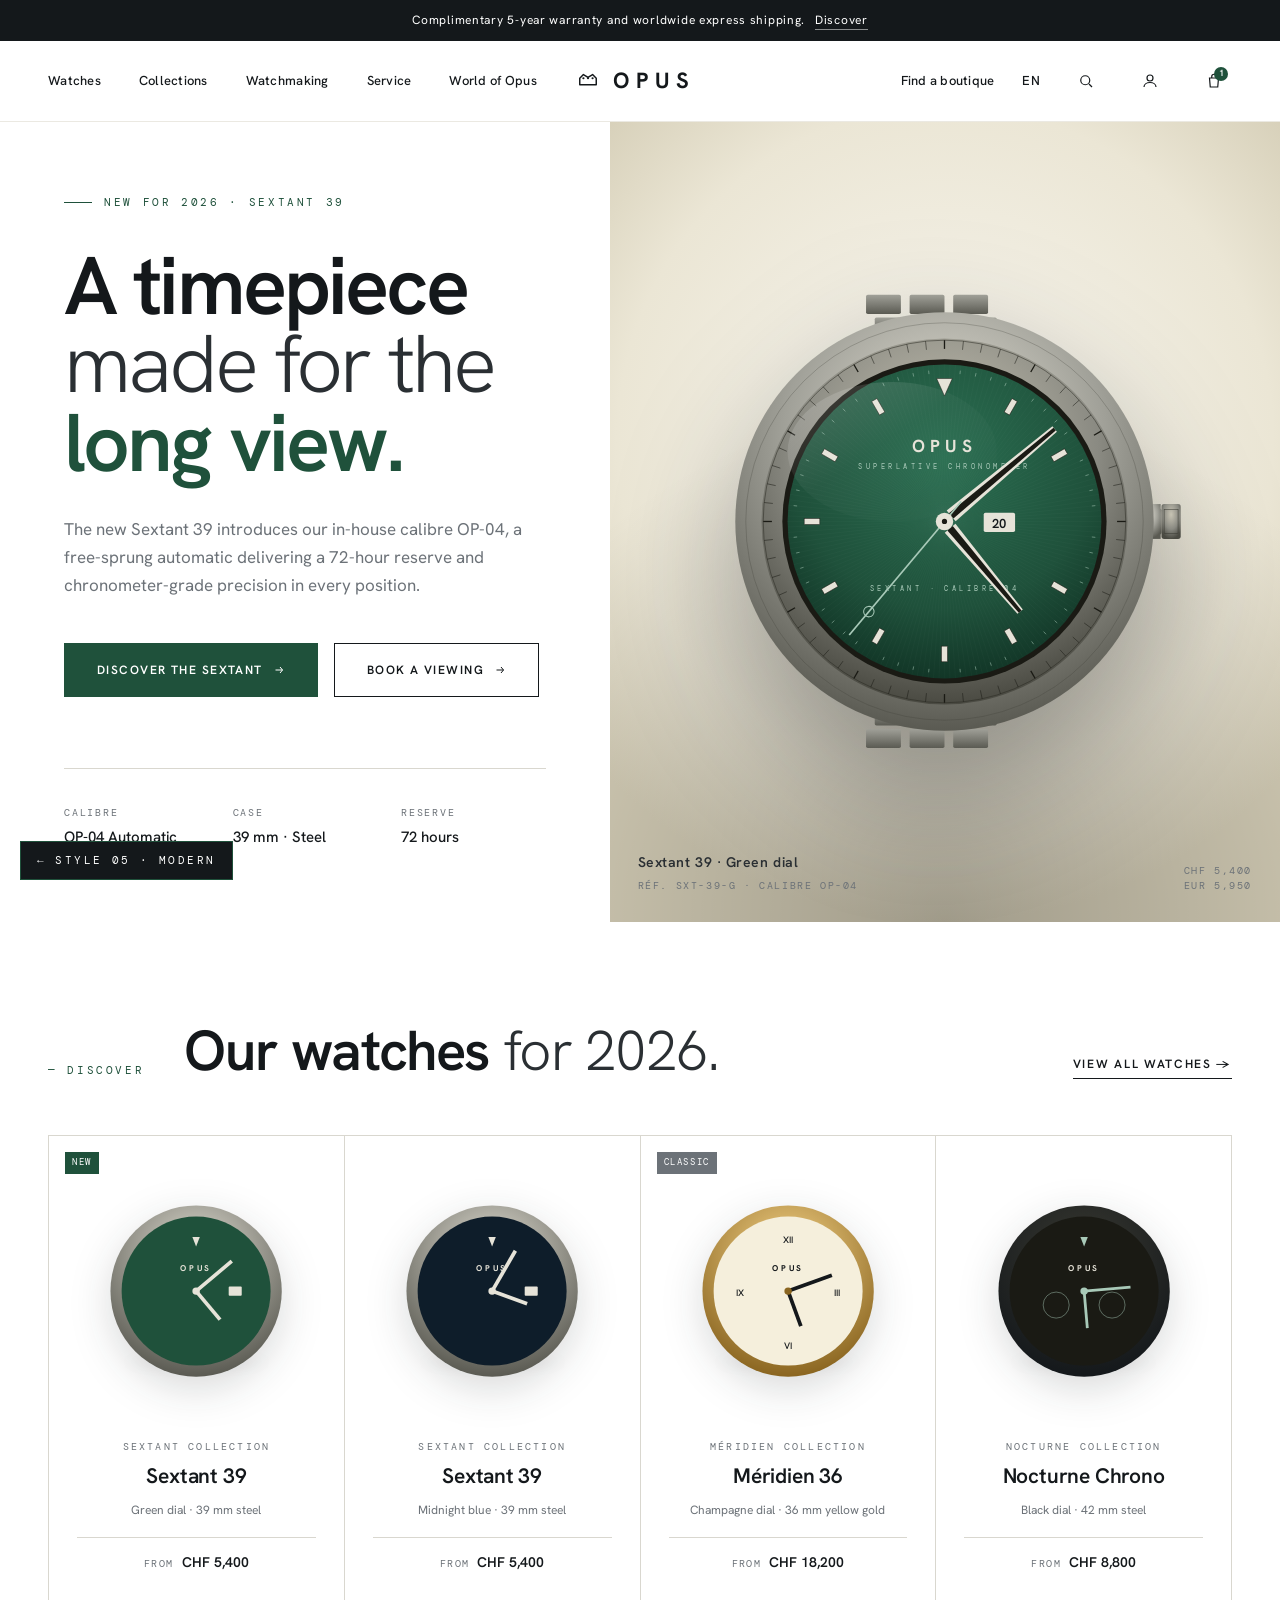
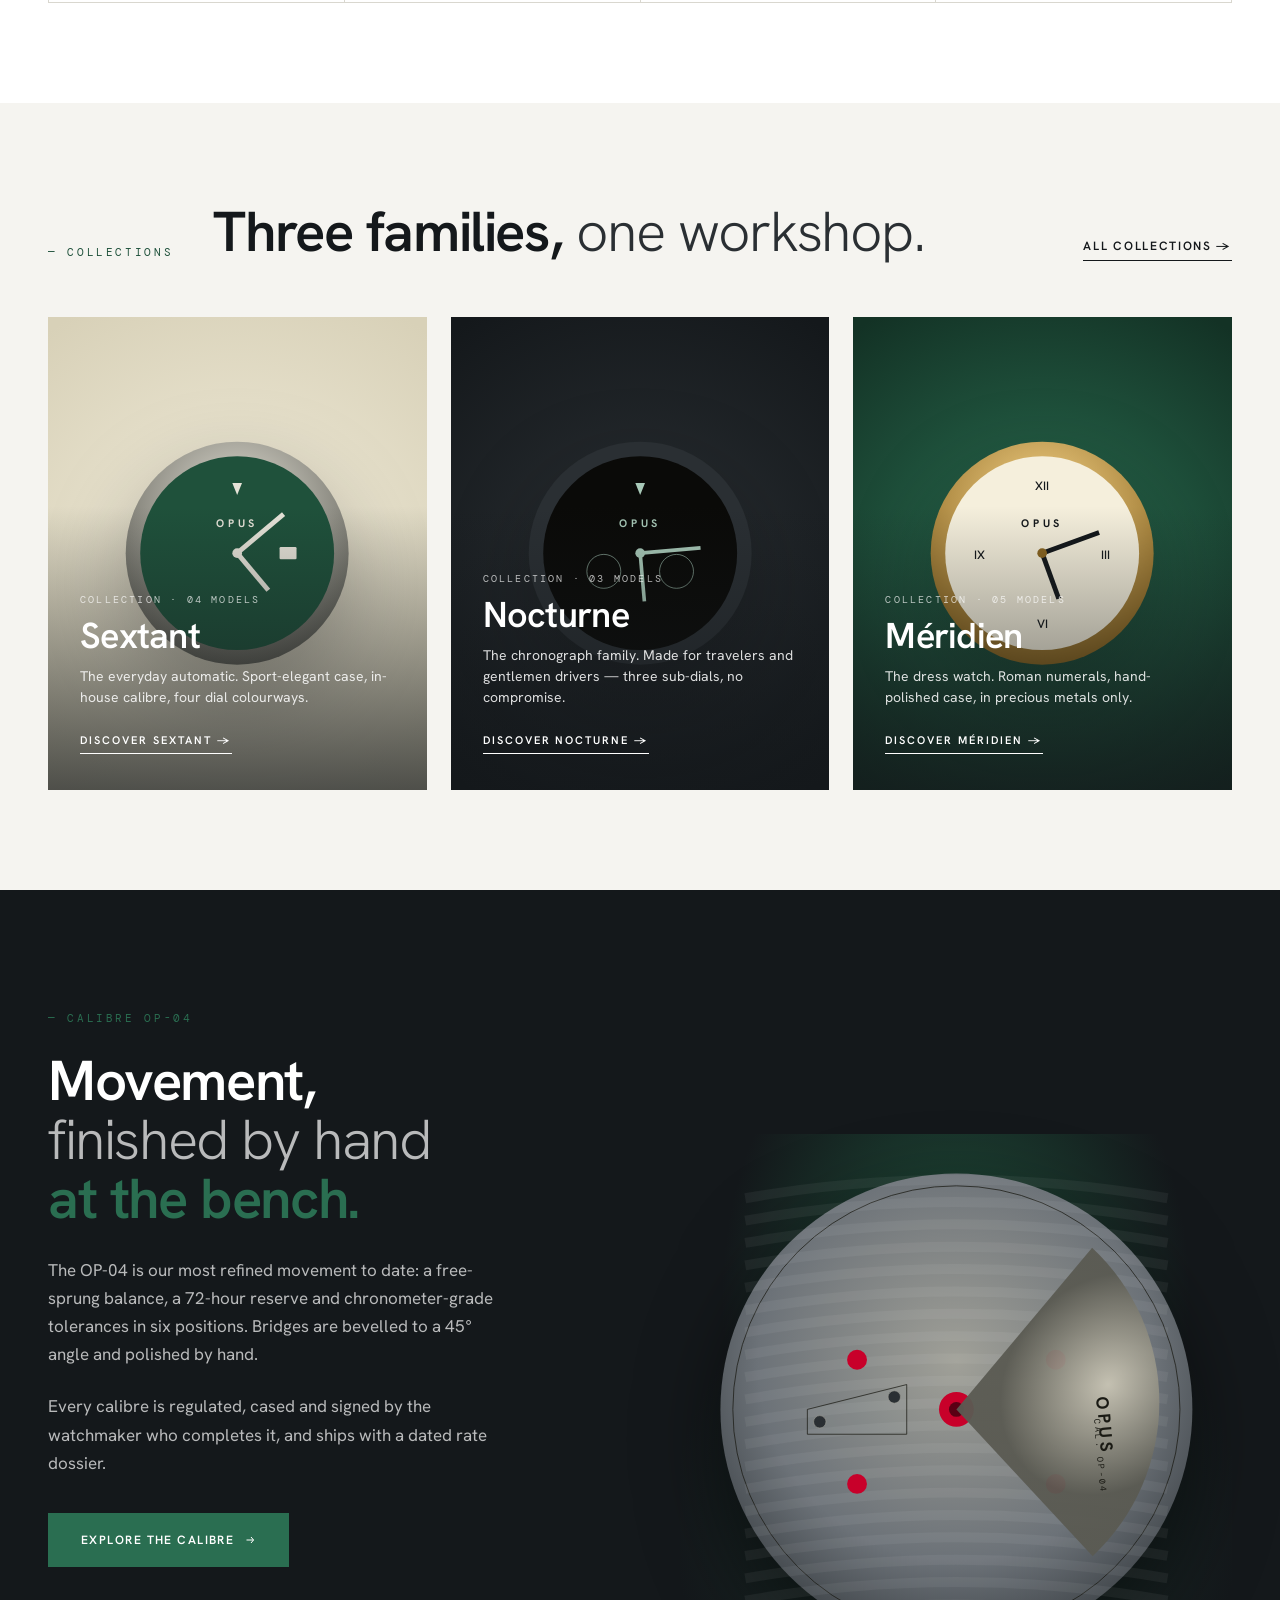
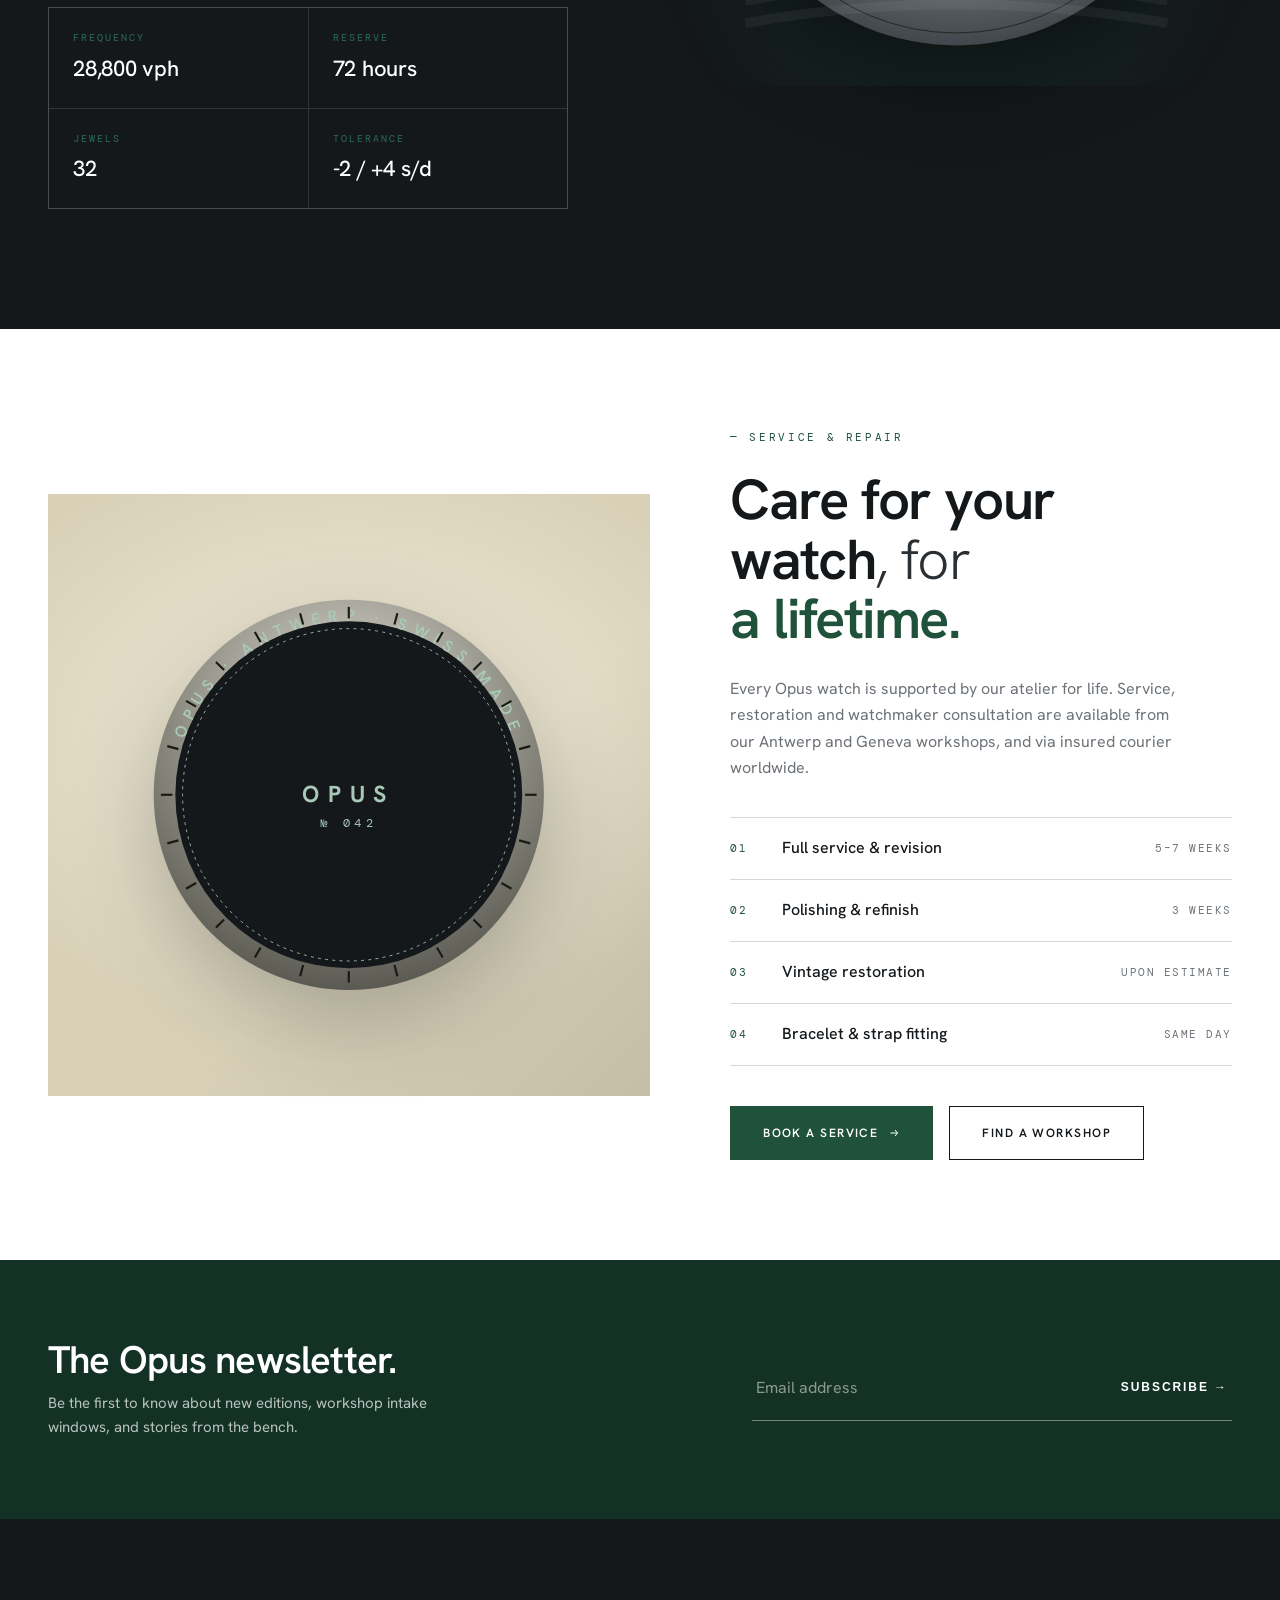
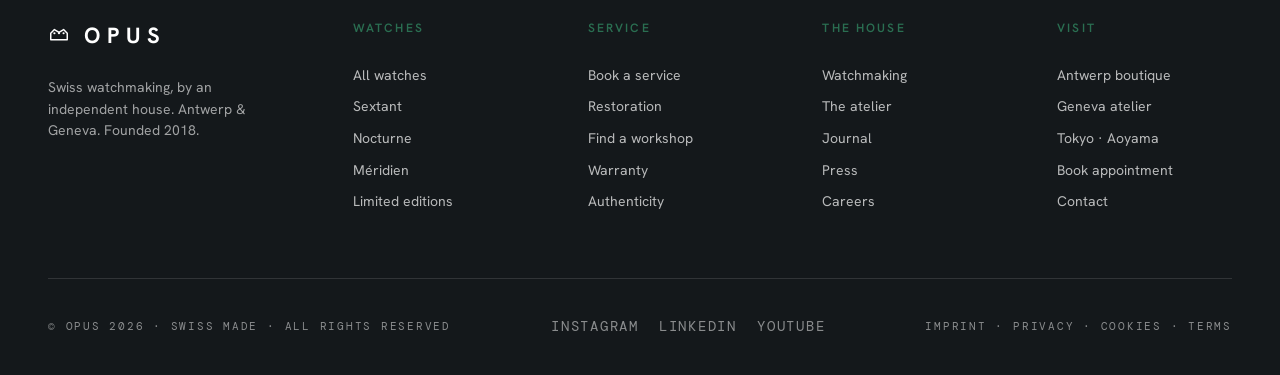
<file: 05-modern.html>
<!doctype html>
<html lang="en">
<head>
<meta charset="utf-8" />
<meta name="viewport" content="width=device-width,initial-scale=1" />
<title>OPUS — Swiss watchmaking, since 2018</title>
<link rel="preconnect" href="https://fonts.googleapis.com" />
<link rel="preconnect" href="https://fonts.gstatic.com" crossorigin />
<link href="https://fonts.googleapis.com/css2?family=Hanken+Grotesk:wght@300;400;500;600;700&family=DM+Mono:wght@400;500&display=swap" rel="stylesheet" />
<style>
  :root {
    --paper: #ffffff;
    --paper-2: #f5f4f0;
    --paper-3: #ebe9e2;
    --ink: #14181b;
    --ink-2: #2a2f33;
    --ink-soft: #6c7278;
    --rule: #d9d7cf;
    --rule-soft: #ebe9e2;
    --green: #1f513b;
    --green-bright: #2a6e51;
    --green-deep: #133225;
  }

  * { box-sizing: border-box; margin: 0; padding: 0; }
  html { scroll-behavior: smooth; }
  body {
    background: var(--paper);
    color: var(--ink);
    font-family: "Hanken Grotesk", -apple-system, BlinkMacSystemFont, sans-serif;
    font-size: 15px;
    line-height: 1.55;
    font-weight: 400;
    -webkit-font-smoothing: antialiased;
    text-rendering: optimizeLegibility;
    overflow-x: hidden;
  }

  .mono { font-family: "DM Mono", monospace; font-size: 11px; letter-spacing: 0.14em; text-transform: uppercase; }
  .container { max-width: 1480px; margin: 0 auto; padding: 0 48px; }
  .container-wide { max-width: 1640px; margin: 0 auto; padding: 0 32px; }

  a { color: inherit; text-decoration: none; }

  /* ───── announcement bar ───── */
  .announce {
    background: var(--ink);
    color: var(--paper);
    padding: 11px 0;
    font-size: 12px;
    letter-spacing: 0.06em;
    text-align: center;
  }
  .announce a {
    color: var(--paper);
    border-bottom: 1px solid rgba(255,255,255,0.5);
    padding-bottom: 1px;
    margin-left: 6px;
  }
  .announce a:hover { border-bottom-color: var(--paper); }

  /* ───── header ───── */
  header.nav {
    background: var(--paper);
    border-bottom: 1px solid var(--rule-soft);
    position: sticky;
    top: 0;
    z-index: 80;
    transition: box-shadow .3s;
  }
  .nav-inner {
    display: grid;
    grid-template-columns: 1fr auto 1fr;
    align-items: center;
    padding: 22px 48px;
  }
  .nav-left { display: flex; gap: 38px; align-items: center; }
  .nav-right { display: flex; gap: 28px; justify-content: flex-end; align-items: center; }
  .nav-link {
    font-size: 13px;
    font-weight: 500;
    letter-spacing: 0.02em;
    color: var(--ink);
    padding: 4px 0;
    position: relative;
    cursor: pointer;
  }
  .nav-link::after {
    content: "";
    position: absolute;
    left: 0; right: 0;
    bottom: -2px;
    height: 1px;
    background: var(--green);
    transform: scaleX(0);
    transform-origin: left;
    transition: transform .35s cubic-bezier(.2,.7,.2,1);
  }
  .nav-link:hover::after { transform: scaleX(1); }

  .logo {
    font-family: "Hanken Grotesk", sans-serif;
    font-weight: 700;
    font-size: 22px;
    letter-spacing: 0.32em;
    color: var(--ink);
    padding-right: 0.32em;
    display: inline-flex;
    align-items: center;
    gap: 14px;
  }
  .logo-crown {
    width: 22px;
    height: 22px;
  }
  .icon-btn {
    width: 36px;
    height: 36px;
    display: inline-flex;
    align-items: center;
    justify-content: center;
    color: var(--ink);
    cursor: pointer;
    border-radius: 50%;
    transition: background .2s;
  }
  .icon-btn:hover { background: var(--paper-2); }
  .icon-btn svg { width: 18px; height: 18px; }
  .bag-count {
    position: absolute;
    top: 4px;
    right: 4px;
    background: var(--green);
    color: var(--paper);
    font-size: 9px;
    font-weight: 600;
    width: 14px;
    height: 14px;
    border-radius: 50%;
    display: inline-flex;
    align-items: center;
    justify-content: center;
  }
  .bag-wrap { position: relative; }

  /* ───── hero ───── */
  .hero {
    min-height: calc(100vh - 100px);
    display: grid;
    grid-template-columns: 1fr 1.1fr;
    background: var(--paper);
    position: relative;
    overflow: hidden;
  }
  .hero-text {
    padding: clamp(60px, 8vh, 110px) clamp(40px, 5vw, 90px);
    display: flex;
    flex-direction: column;
    justify-content: space-between;
    background: var(--paper);
    position: relative;
    z-index: 2;
  }
  .hero-eyebrow {
    font-family: "DM Mono", monospace;
    font-size: 11px;
    letter-spacing: 0.24em;
    text-transform: uppercase;
    color: var(--green);
    margin-bottom: 36px;
    display: flex;
    align-items: center;
    gap: 12px;
  }
  .hero-eyebrow::before {
    content: "";
    width: 28px;
    height: 1px;
    background: var(--green);
  }
  h1.hero-title {
    font-family: "Hanken Grotesk", sans-serif;
    font-weight: 600;
    font-size: clamp(54px, 6.4vw, 108px);
    line-height: 0.96;
    letter-spacing: -0.035em;
    color: var(--ink);
    margin-bottom: 32px;
  }
  h1.hero-title .accent { color: var(--green); }
  h1.hero-title .light { font-weight: 300; color: var(--ink-2); }
  .hero-desc {
    color: var(--ink-soft);
    font-size: 17px;
    line-height: 1.65;
    max-width: 460px;
    margin-bottom: 44px;
  }
  .btn-row { display: flex; gap: 16px; flex-wrap: wrap; }
  .btn {
    display: inline-flex;
    align-items: center;
    gap: 10px;
    padding: 17px 32px;
    font-size: 12px;
    font-weight: 600;
    letter-spacing: 0.12em;
    text-transform: uppercase;
    cursor: pointer;
    transition: all .3s cubic-bezier(.2,.7,.2,1);
    border: 1px solid transparent;
  }
  .btn-primary {
    background: var(--green);
    color: var(--paper);
    border-color: var(--green);
  }
  .btn-primary:hover { background: var(--green-deep); border-color: var(--green-deep); }
  .btn-ghost {
    background: transparent;
    color: var(--ink);
    border-color: var(--ink);
  }
  .btn-ghost:hover { background: var(--ink); color: var(--paper); }
  .btn svg { width: 12px; height: 12px; transition: transform .3s; }
  .btn:hover svg { transform: translateX(4px); }

  .hero-meta {
    display: grid;
    grid-template-columns: repeat(3, 1fr);
    gap: 24px;
    padding-top: 36px;
    border-top: 1px solid var(--rule);
    max-width: 540px;
  }
  .hero-meta div span {
    display: block;
    font-family: "DM Mono", monospace;
    font-size: 10px;
    letter-spacing: 0.18em;
    text-transform: uppercase;
    color: var(--ink-soft);
    margin-bottom: 6px;
  }
  .hero-meta div b {
    display: block;
    font-weight: 500;
    font-size: 15px;
    color: var(--ink);
  }

  .hero-image {
    background:
      radial-gradient(ellipse 70% 60% at 50% 40%, #f8f6ef 0%, #ebe6d5 70%, #d6cfb8 100%);
    position: relative;
    overflow: hidden;
    display: flex;
    align-items: center;
    justify-content: center;
  }
  .hero-image::before {
    content: "";
    position: absolute;
    inset: 0;
    background-image: radial-gradient(circle at 50% 100%, rgba(0,0,0,0.25), transparent 60%);
    pointer-events: none;
  }
  .hero-watch {
    width: 78%;
    max-width: 620px;
    height: auto;
    filter: drop-shadow(0 50px 60px rgba(20, 24, 27, 0.30));
    animation: floatY 8s ease-in-out infinite;
    position: relative;
    z-index: 2;
  }
  @keyframes floatY {
    0%, 100% { transform: translateY(0); }
    50% { transform: translateY(-14px); }
  }
  .img-meta {
    position: absolute;
    bottom: 28px;
    left: 28px;
    right: 28px;
    display: flex;
    justify-content: space-between;
    align-items: end;
    z-index: 3;
    color: var(--ink-2);
  }
  .img-meta .name {
    font-size: 14px;
    font-weight: 600;
    letter-spacing: 0.04em;
  }
  .img-meta .name small {
    display: block;
    font-family: "DM Mono", monospace;
    font-size: 10px;
    font-weight: 400;
    letter-spacing: 0.16em;
    text-transform: uppercase;
    color: var(--ink-soft);
    margin-top: 4px;
  }
  .img-meta .ref {
    font-family: "DM Mono", monospace;
    font-size: 10px;
    letter-spacing: 0.16em;
    text-transform: uppercase;
    color: var(--ink-soft);
    text-align: right;
  }

  /* ───── section heads ───── */
  .section { padding: 100px 0; }
  .section-head {
    display: grid;
    grid-template-columns: auto 1fr auto;
    gap: 40px;
    align-items: end;
    margin-bottom: 56px;
  }
  .section-head .label {
    font-family: "DM Mono", monospace;
    font-size: 11px;
    letter-spacing: 0.24em;
    text-transform: uppercase;
    color: var(--green);
  }
  .section-head h2 {
    font-family: "Hanken Grotesk", sans-serif;
    font-weight: 600;
    font-size: clamp(36px, 4.4vw, 64px);
    line-height: 1.02;
    letter-spacing: -0.025em;
    color: var(--ink);
  }
  .section-head h2 .light { font-weight: 300; color: var(--ink-2); }
  .section-head .view-all {
    font-size: 12px;
    font-weight: 600;
    letter-spacing: 0.14em;
    text-transform: uppercase;
    color: var(--ink);
    display: inline-flex;
    align-items: center;
    gap: 8px;
    padding-bottom: 4px;
    border-bottom: 1px solid var(--ink);
  }
  .view-all:hover { color: var(--green); border-bottom-color: var(--green); }

  /* ───── collection grid ───── */
  .collection-grid {
    display: grid;
    grid-template-columns: repeat(4, 1fr);
    gap: 0;
    border-top: 1px solid var(--rule);
    border-left: 1px solid var(--rule);
  }
  .model {
    border-right: 1px solid var(--rule);
    border-bottom: 1px solid var(--rule);
    padding: 36px 28px 28px;
    background: var(--paper);
    position: relative;
    cursor: pointer;
    transition: background .35s;
    text-align: center;
  }
  .model:hover { background: var(--paper-2); }
  .model .tag {
    position: absolute;
    top: 16px;
    left: 16px;
    font-family: "DM Mono", monospace;
    font-size: 9px;
    letter-spacing: 0.18em;
    text-transform: uppercase;
    background: var(--green);
    color: var(--paper);
    padding: 4px 7px;
  }
  .model .tag.muted { background: var(--ink-soft); }
  .model .img {
    aspect-ratio: 1;
    width: 100%;
    margin-bottom: 28px;
    display: flex;
    align-items: center;
    justify-content: center;
    position: relative;
  }
  .model .img::before {
    content: "";
    position: absolute;
    bottom: 18%;
    left: 18%;
    right: 18%;
    height: 12px;
    background: radial-gradient(ellipse, rgba(20,24,27,0.16), transparent 70%);
    filter: blur(6px);
  }
  .model .img svg {
    width: 78%;
    height: auto;
    transition: transform .5s cubic-bezier(.2,.7,.2,1);
    filter: drop-shadow(0 12px 20px rgba(20,24,27,0.16));
  }
  .model:hover .img svg { transform: translateY(-6px) scale(1.04); }

  .model .family {
    font-family: "DM Mono", monospace;
    font-size: 10px;
    letter-spacing: 0.22em;
    text-transform: uppercase;
    color: var(--ink-soft);
    margin-bottom: 6px;
  }
  .model h3 {
    font-family: "Hanken Grotesk", sans-serif;
    font-weight: 600;
    font-size: 21px;
    letter-spacing: -0.01em;
    color: var(--ink);
    margin-bottom: 8px;
  }
  .model .spec {
    font-size: 12px;
    color: var(--ink-soft);
    margin-bottom: 18px;
  }
  .model .price {
    font-weight: 600;
    font-size: 14px;
    color: var(--ink);
    padding-top: 14px;
    border-top: 1px solid var(--rule);
    display: flex;
    justify-content: center;
    align-items: center;
    gap: 8px;
  }
  .model .price small {
    font-family: "DM Mono", monospace;
    font-size: 10px;
    color: var(--ink-soft);
    font-weight: 400;
    letter-spacing: 0.14em;
  }

  /* ───── family showcase ───── */
  .families {
    background: var(--paper-2);
    padding: 100px 0;
  }
  .family-grid {
    display: grid;
    grid-template-columns: repeat(3, 1fr);
    gap: 24px;
  }
  .family-card {
    background: var(--paper);
    position: relative;
    overflow: hidden;
    aspect-ratio: 4/5;
    cursor: pointer;
  }
  .family-card .img-bg {
    position: absolute;
    inset: 0;
    background:
      radial-gradient(ellipse 80% 60% at 50% 50%, #f0ebd9 0%, #d8d1b8 100%);
    transition: transform 1s cubic-bezier(.2,.7,.2,1);
    display: flex;
    align-items: center;
    justify-content: center;
  }
  .family-card.dark .img-bg {
    background: radial-gradient(ellipse 80% 60% at 50% 50%, #2a2f33 0%, #14181b 100%);
  }
  .family-card.green .img-bg {
    background: radial-gradient(ellipse 80% 60% at 50% 50%, #2a6e51 0%, #133225 100%);
  }
  .family-card .img-bg svg {
    width: 64%;
    height: auto;
    filter: drop-shadow(0 30px 40px rgba(0,0,0,0.25));
  }
  .family-card:hover .img-bg { transform: scale(1.05); }
  .family-card .overlay {
    position: absolute;
    inset: 0;
    background: linear-gradient(180deg, transparent 40%, rgba(20,24,27,0.7) 100%);
    pointer-events: none;
  }
  .family-card .text {
    position: absolute;
    bottom: 0;
    left: 0;
    right: 0;
    padding: 36px 32px;
    color: var(--paper);
    z-index: 2;
  }
  .family-card .text .label {
    font-family: "DM Mono", monospace;
    font-size: 10px;
    letter-spacing: 0.22em;
    text-transform: uppercase;
    opacity: 0.7;
    margin-bottom: 10px;
  }
  .family-card .text h3 {
    font-family: "Hanken Grotesk", sans-serif;
    font-weight: 600;
    font-size: 36px;
    line-height: 1;
    letter-spacing: -0.02em;
    margin-bottom: 12px;
  }
  .family-card .text p {
    font-size: 14px;
    line-height: 1.5;
    opacity: 0.85;
    margin-bottom: 20px;
    max-width: 320px;
  }
  .family-card .text .discover {
    font-size: 11px;
    font-weight: 600;
    letter-spacing: 0.18em;
    text-transform: uppercase;
    display: inline-flex;
    align-items: center;
    gap: 10px;
    padding-bottom: 4px;
    border-bottom: 1px solid var(--paper);
  }

  /* ───── tech feature ───── */
  .tech {
    padding: 120px 0;
    background: var(--ink);
    color: var(--paper);
  }
  .tech-grid {
    display: grid;
    grid-template-columns: 1fr 1fr;
    gap: 80px;
    align-items: center;
  }
  .tech .label {
    font-family: "DM Mono", monospace;
    font-size: 11px;
    letter-spacing: 0.24em;
    text-transform: uppercase;
    color: var(--green-bright);
    margin-bottom: 24px;
  }
  .tech h2 {
    font-family: "Hanken Grotesk", sans-serif;
    font-weight: 600;
    font-size: clamp(36px, 4.4vw, 64px);
    line-height: 1.05;
    letter-spacing: -0.025em;
    margin-bottom: 28px;
  }
  .tech h2 .accent { color: var(--green-bright); }
  .tech h2 .light { font-weight: 300; color: rgba(255,255,255,0.7); }
  .tech p {
    color: rgba(255,255,255,0.7);
    font-size: 17px;
    line-height: 1.65;
    margin-bottom: 24px;
    max-width: 460px;
  }
  .tech .specs {
    margin-top: 40px;
    display: grid;
    grid-template-columns: 1fr 1fr;
    gap: 1px;
    background: rgba(255,255,255,0.12);
    border: 1px solid rgba(255,255,255,0.12);
    max-width: 520px;
  }
  .tech .specs > div {
    background: var(--ink);
    padding: 22px 24px;
  }
  .tech .specs span {
    display: block;
    font-family: "DM Mono", monospace;
    font-size: 10px;
    letter-spacing: 0.2em;
    text-transform: uppercase;
    color: var(--green-bright);
    margin-bottom: 6px;
  }
  .tech .specs b {
    display: block;
    font-weight: 500;
    font-size: 22px;
    color: var(--paper);
    letter-spacing: -0.01em;
  }
  .tech-vis {
    position: relative;
    aspect-ratio: 1;
    background:
      radial-gradient(ellipse at 50% 30%, #1f513b 0%, transparent 60%),
      radial-gradient(circle at 50% 70%, rgba(42, 110, 81, 0.3) 0%, transparent 60%);
    display: flex;
    align-items: center;
    justify-content: center;
  }
  .tech-vis svg {
    width: 90%;
    height: auto;
    filter: drop-shadow(0 30px 40px rgba(0,0,0,0.5));
  }

  /* ───── service section ───── */
  .service {
    padding: 100px 0;
    background: var(--paper);
  }
  .service-grid {
    display: grid;
    grid-template-columns: 1.2fr 1fr;
    gap: 80px;
    align-items: center;
  }
  .service .label {
    font-family: "DM Mono", monospace;
    font-size: 11px;
    letter-spacing: 0.24em;
    text-transform: uppercase;
    color: var(--green);
    margin-bottom: 24px;
  }
  .service h2 {
    font-family: "Hanken Grotesk", sans-serif;
    font-weight: 600;
    font-size: clamp(36px, 4.4vw, 64px);
    line-height: 1.05;
    letter-spacing: -0.025em;
    color: var(--ink);
    margin-bottom: 28px;
  }
  .service h2 .accent { color: var(--green); }
  .service h2 .light { font-weight: 300; color: var(--ink-2); }
  .service p {
    color: var(--ink-soft);
    font-size: 16px;
    line-height: 1.65;
    margin-bottom: 18px;
    max-width: 460px;
  }
  .service-list {
    margin-top: 36px;
    border-top: 1px solid var(--rule);
  }
  .service-list .row {
    display: grid;
    grid-template-columns: auto 1fr auto;
    gap: 20px;
    padding: 18px 0;
    border-bottom: 1px solid var(--rule);
    align-items: center;
  }
  .service-list .row .n {
    font-family: "DM Mono", monospace;
    font-size: 11px;
    letter-spacing: 0.18em;
    color: var(--green);
    width: 32px;
  }
  .service-list .row .name {
    font-weight: 500;
    font-size: 16px;
  }
  .service-list .row .time {
    font-family: "DM Mono", monospace;
    font-size: 11px;
    letter-spacing: 0.14em;
    color: var(--ink-soft);
    text-transform: uppercase;
  }
  .service-vis {
    background:
      radial-gradient(ellipse 70% 50% at 50% 40%, #f0ebd9, #d8d1b8);
    aspect-ratio: 1;
    display: flex;
    align-items: center;
    justify-content: center;
    position: relative;
  }
  .service-vis::after {
    content: "";
    position: absolute;
    inset: 0;
    background: linear-gradient(135deg, transparent 60%, rgba(20,24,27,0.10));
  }
  .service-vis svg {
    width: 72%;
    height: auto;
    filter: drop-shadow(0 30px 40px rgba(20,24,27,0.25));
    z-index: 2;
  }

  /* ───── newsletter ───── */
  .news {
    background: var(--green-deep);
    color: var(--paper);
    padding: 80px 0;
  }
  .news-grid {
    display: grid;
    grid-template-columns: 1fr 1fr;
    gap: 60px;
    align-items: center;
  }
  .news h3 {
    font-family: "Hanken Grotesk", sans-serif;
    font-weight: 600;
    font-size: clamp(28px, 3vw, 44px);
    line-height: 1.05;
    letter-spacing: -0.02em;
  }
  .news p {
    margin-top: 12px;
    color: rgba(255,255,255,0.7);
    font-size: 15px;
    max-width: 420px;
  }
  .news .form {
    display: flex;
    align-items: stretch;
    gap: 0;
    border-bottom: 1px solid rgba(255,255,255,0.4);
    padding-bottom: 4px;
    max-width: 480px;
    margin-left: auto;
  }
  .news .form input {
    flex: 1;
    background: transparent;
    border: 0;
    color: var(--paper);
    font-family: inherit;
    font-size: 16px;
    padding: 18px 4px;
    outline: none;
  }
  .news .form input::placeholder { color: rgba(255,255,255,0.5); }
  .news .form button {
    background: transparent;
    border: 0;
    color: var(--paper);
    font-size: 12px;
    font-weight: 600;
    letter-spacing: 0.16em;
    text-transform: uppercase;
    cursor: pointer;
    padding: 0 4px;
  }
  .news .form button:hover { color: var(--paper-3); }

  /* ───── footer ───── */
  footer.foot {
    background: var(--ink);
    color: var(--paper);
    padding: 100px 0 32px;
  }
  .foot-grid {
    display: grid;
    grid-template-columns: 1.4fr 1fr 1fr 1fr 1fr;
    gap: 60px;
    padding-bottom: 60px;
    border-bottom: 1px solid rgba(255,255,255,0.12);
  }
  .foot-logo {
    font-family: "Hanken Grotesk", sans-serif;
    font-weight: 700;
    font-size: 22px;
    letter-spacing: 0.32em;
    margin-bottom: 24px;
    display: inline-flex;
    align-items: center;
    gap: 14px;
  }
  .foot-logo svg { width: 22px; height: 22px; }
  .foot p { color: rgba(255,255,255,0.6); font-size: 14px; max-width: 320px; }
  .foot h4 {
    font-size: 12px;
    font-weight: 600;
    letter-spacing: 0.18em;
    text-transform: uppercase;
    color: var(--green-bright);
    margin-bottom: 22px;
  }
  .foot a {
    display: block;
    padding: 5px 0;
    color: rgba(255,255,255,0.7);
    font-size: 14px;
    transition: color .25s;
  }
  .foot a:hover { color: var(--paper); }
  .foot-bot {
    padding-top: 32px;
    display: flex;
    justify-content: space-between;
    align-items: center;
    flex-wrap: wrap;
    gap: 20px;
    font-family: "DM Mono", monospace;
    font-size: 11px;
    letter-spacing: 0.16em;
    text-transform: uppercase;
    color: rgba(255,255,255,0.5);
  }
  .foot-bot .socials { display: flex; gap: 20px; }
  .foot-bot .socials a { color: rgba(255,255,255,0.5); }
  .foot-bot .socials a:hover { color: var(--paper); }

  .style-badge {
    position: fixed;
    left: 20px;
    bottom: 20px;
    background: var(--ink);
    color: var(--paper);
    padding: 10px 16px;
    z-index: 100;
    font-family: "DM Mono", monospace;
    font-size: 11px;
    letter-spacing: 0.22em;
    text-transform: uppercase;
    text-decoration: none;
    border: 1px solid var(--green);
  }
  .style-badge:hover { background: var(--green); }

  @media (max-width: 1100px) {
    .collection-grid { grid-template-columns: repeat(2, 1fr); }
    .family-grid { grid-template-columns: 1fr; }
    .foot-grid { grid-template-columns: 1fr 1fr; }
  }
  @media (max-width: 880px) {
    .hero, .tech-grid, .service-grid, .news-grid { grid-template-columns: 1fr; }
    .section-head { grid-template-columns: 1fr; }
    .nav-left { display: none; }
  }
</style>
</head>
<body>

<a class="style-badge" href="index.html">← STYLE 05 · MODERN</a>

<div class="announce">
  Complimentary 5-year warranty and worldwide express shipping. <a href="#">Discover</a>
</div>

<header class="nav">
  <div class="nav-inner">
    <nav class="nav-left">
      <a class="nav-link" href="#">Watches</a>
      <a class="nav-link" href="#">Collections</a>
      <a class="nav-link" href="#">Watchmaking</a>
      <a class="nav-link" href="#">Service</a>
      <a class="nav-link" href="#">World of Opus</a>
    </nav>
    <a class="logo" href="#">
      <svg class="logo-crown" viewBox="0 0 24 24" fill="none" xmlns="http://www.w3.org/2000/svg">
        <path d="M3 9 L7 5 L12 8 L17 5 L21 9 L21 16 L3 16 Z" stroke="#14181b" stroke-width="1.6" stroke-linejoin="round"/>
        <circle cx="7" cy="9" r="1.2" fill="#14181b"/>
        <circle cx="12" cy="9" r="1.2" fill="#14181b"/>
        <circle cx="17" cy="9" r="1.2" fill="#14181b"/>
      </svg>
      OPUS
    </a>
    <div class="nav-right">
      <a class="nav-link" href="#">Find a boutique</a>
      <a class="nav-link" href="#">EN</a>
      <span class="icon-btn">
        <svg viewBox="0 0 24 24" fill="none" stroke="currentColor" stroke-width="1.6">
          <circle cx="11" cy="11" r="6"/><line x1="20" y1="20" x2="16" y2="16"/>
        </svg>
      </span>
      <span class="icon-btn">
        <svg viewBox="0 0 24 24" fill="none" stroke="currentColor" stroke-width="1.6">
          <circle cx="12" cy="8" r="4"/><path d="M4 20 C 4 16 8 14 12 14 C 16 14 20 16 20 20"/>
        </svg>
      </span>
      <span class="icon-btn bag-wrap">
        <svg viewBox="0 0 24 24" fill="none" stroke="currentColor" stroke-width="1.6">
          <path d="M6 8 L18 8 L17 20 L7 20 Z"/>
          <path d="M9 8 V6 a3 3 0 0 1 6 0 V8"/>
        </svg>
        <span class="bag-count">1</span>
      </span>
    </div>
  </div>
</header>

<!-- ───── hero ───── -->
<section class="hero">
  <div class="hero-text">
    <div>
      <div class="hero-eyebrow">New for 2026 · Sextant 39</div>
      <h1 class="hero-title">
        A timepiece<br/>
        <span class="light">made for the</span><br/>
        <span class="accent">long view.</span>
      </h1>
      <p class="hero-desc">
        The new Sextant 39 introduces our in-house calibre OP-04, a free-sprung
        automatic delivering a 72-hour reserve and chronometer-grade precision in
        every position.
      </p>
      <div class="btn-row">
        <a class="btn btn-primary" href="#">
          Discover the Sextant
          <svg viewBox="0 0 24 24" fill="none" stroke="currentColor" stroke-width="2"><path d="M5 12 H19 M14 6 L19 12 L14 18"/></svg>
        </a>
        <a class="btn btn-ghost" href="#">
          Book a viewing
          <svg viewBox="0 0 24 24" fill="none" stroke="currentColor" stroke-width="2"><path d="M5 12 H19 M14 6 L19 12 L14 18"/></svg>
        </a>
      </div>
    </div>

    <div class="hero-meta">
      <div><span>Calibre</span><b>OP-04 Automatic</b></div>
      <div><span>Case</span><b>39 mm · Steel</b></div>
      <div><span>Reserve</span><b>72 hours</b></div>
    </div>
  </div>

  <div class="hero-image">
    <svg class="hero-watch" viewBox="0 0 600 600" xmlns="http://www.w3.org/2000/svg">
      <defs>
        <radialGradient id="case05" cx="50%" cy="30%" r="70%">
          <stop offset="0%" stop-color="#e6e3d8"/>
          <stop offset="55%" stop-color="#a0a098"/>
          <stop offset="100%" stop-color="#5a5a52"/>
        </radialGradient>
        <radialGradient id="bezel05" cx="50%" cy="30%" r="70%">
          <stop offset="0%" stop-color="#c8c4b4"/>
          <stop offset="60%" stop-color="#8a8a82"/>
          <stop offset="100%" stop-color="#4a4a42"/>
        </radialGradient>
        <radialGradient id="dial05" cx="50%" cy="30%" r="80%">
          <stop offset="0%" stop-color="#2a6e51"/>
          <stop offset="60%" stop-color="#1f513b"/>
          <stop offset="100%" stop-color="#0c2a1e"/>
        </radialGradient>
        <linearGradient id="strap05" x1="0" y1="0" x2="0" y2="1">
          <stop offset="0%" stop-color="#a0a098"/>
          <stop offset="100%" stop-color="#5a5a52"/>
        </linearGradient>
        <linearGradient id="reflect05" x1="0" y1="0" x2="1" y2="1">
          <stop offset="0%" stop-color="rgba(255,255,255,0.20)"/>
          <stop offset="45%" stop-color="rgba(255,255,255,0.03)"/>
          <stop offset="100%" stop-color="rgba(255,255,255,0)"/>
        </linearGradient>
      </defs>

      <!-- bracelet top -->
      <g>
        <rect x="210" y="40" width="40" height="22" rx="2" fill="url(#strap05)"/>
        <rect x="260" y="40" width="40" height="22" rx="2" fill="url(#strap05)"/>
        <rect x="310" y="40" width="40" height="22" rx="2" fill="url(#strap05)"/>
        <rect x="220" y="66" width="40" height="20" rx="2" fill="url(#strap05)"/>
        <rect x="270" y="66" width="40" height="20" rx="2" fill="url(#strap05)"/>
        <rect x="320" y="66" width="40" height="20" rx="2" fill="url(#strap05)"/>
        <rect x="230" y="90" width="40" height="18" rx="2" fill="url(#strap05)"/>
        <rect x="280" y="90" width="40" height="18" rx="2" fill="url(#strap05)"/>
        <rect x="330" y="90" width="40" height="18" rx="2" fill="url(#strap05)"/>
      </g>
      <!-- bracelet bottom -->
      <g>
        <rect x="210" y="538" width="40" height="22" rx="2" fill="url(#strap05)"/>
        <rect x="260" y="538" width="40" height="22" rx="2" fill="url(#strap05)"/>
        <rect x="310" y="538" width="40" height="22" rx="2" fill="url(#strap05)"/>
        <rect x="220" y="514" width="40" height="20" rx="2" fill="url(#strap05)"/>
        <rect x="270" y="514" width="40" height="20" rx="2" fill="url(#strap05)"/>
        <rect x="320" y="514" width="40" height="20" rx="2" fill="url(#strap05)"/>
        <rect x="230" y="492" width="40" height="18" rx="2" fill="url(#strap05)"/>
        <rect x="280" y="492" width="40" height="18" rx="2" fill="url(#strap05)"/>
        <rect x="330" y="492" width="40" height="18" rx="2" fill="url(#strap05)"/>
      </g>

      <!-- crown -->
      <g>
        <rect x="535" y="285" width="14" height="30" fill="url(#case05)" rx="2"/>
        <rect x="549" y="280" width="22" height="40" rx="3" fill="url(#bezel05)"/>
        <rect x="552" y="286" width="16" height="28" fill="none" stroke="#3a3a32" stroke-width="0.6"/>
      </g>

      <!-- crown guards -->
      <path d="M520 280 L548 280 L548 320 L520 320 Z" fill="url(#case05)"/>

      <!-- case -->
      <circle cx="300" cy="300" r="240" fill="url(#case05)"/>
      <circle cx="300" cy="300" r="228" fill="none" stroke="#3a3a32" stroke-width="0.6" opacity="0.5"/>

      <!-- bezel -->
      <circle cx="300" cy="300" r="210" fill="url(#bezel05)"/>
      <circle cx="300" cy="300" r="208" fill="none" stroke="#2a2a22" stroke-width="0.6"/>

      <!-- bezel notches -->
      <g id="bezel-notches"></g>

      <!-- inner -->
      <circle cx="300" cy="300" r="186" fill="#1a1a14"/>

      <!-- dial -->
      <circle cx="300" cy="300" r="180" fill="url(#dial05)"/>

      <!-- sunburst lines on dial -->
      <g id="sunburst"></g>

      <!-- hour markers -->
      <g id="hour-marks-05"></g>

      <!-- maker text -->
      <text x="300" y="220" font-family="Hanken Grotesk, sans-serif" font-weight="700" font-size="20" letter-spacing="6" fill="#e6e3d8" text-anchor="middle">OPUS</text>
      <text x="300" y="240" font-family="DM Mono, monospace" font-size="8" letter-spacing="4" fill="#a8c9b8" text-anchor="middle">SUPERLATIVE CHRONOMETER</text>
      <text x="300" y="380" font-family="DM Mono, monospace" font-size="8" letter-spacing="4" fill="#a8c9b8" text-anchor="middle">SEXTANT · CALIBRE 04</text>

      <!-- cyclops date window -->
      <rect x="345" y="290" width="36" height="22" rx="2" fill="#e6e3d8"/>
      <text x="363" y="307" font-family="Hanken Grotesk, sans-serif" font-weight="600" font-size="15" fill="#14181b" text-anchor="middle">20</text>

      <!-- hands -->
      <g transform="rotate(50 300 300)">
        <polygon points="296,135 304,135 308,290 292,290" fill="#e6e3d8"/>
        <polygon points="298,135 302,135 304,290 296,290" fill="#1a1a14"/>
      </g>
      <g transform="rotate(140 300 300)">
        <polygon points="296,165 304,165 308,290 292,290" fill="#e6e3d8"/>
        <polygon points="298,165 302,165 304,290 296,290" fill="#1a1a14"/>
      </g>
      <!-- seconds -->
      <g transform="rotate(220 300 300)">
        <rect x="299" y="130" width="2" height="200" fill="#a8c9b8"/>
        <circle cx="300" cy="165" r="6" fill="none" stroke="#a8c9b8" stroke-width="1.2"/>
      </g>

      <circle cx="300" cy="300" r="10" fill="#e6e3d8"/>
      <circle cx="300" cy="300" r="3" fill="#1a1a14"/>

      <!-- reflection -->
      <ellipse cx="240" cy="220" rx="120" ry="80" fill="url(#reflect05)"/>
    </svg>

    <div class="img-meta">
      <div class="name">Sextant 39 · Green dial<small>Réf. SXT-39-G · Calibre OP-04</small></div>
      <div class="ref">CHF 5,400<br/>EUR 5,950</div>
    </div>
  </div>
  <script>
    (function() {
      // bezel notches
      const bn = document.querySelector('#bezel-notches');
      if (bn) {
        for (let i = 0; i < 60; i++) {
          const a = (i/60) * Math.PI * 2 - Math.PI/2;
          const r1 = 198, r2 = 208;
          const x1 = 300 + Math.cos(a) * r1, y1 = 300 + Math.sin(a) * r1;
          const x2 = 300 + Math.cos(a) * r2, y2 = 300 + Math.sin(a) * r2;
          const line = document.createElementNS('http://www.w3.org/2000/svg', 'line');
          line.setAttribute('x1', x1); line.setAttribute('y1', y1);
          line.setAttribute('x2', x2); line.setAttribute('y2', y2);
          line.setAttribute('stroke', '#1a1a14');
          line.setAttribute('stroke-width', i % 5 === 0 ? '1.5' : '0.6');
          bn.appendChild(line);
        }
      }
      // sunburst rays
      const sb = document.querySelector('#sunburst');
      if (sb) {
        for (let i = 0; i < 180; i++) {
          const a = (i/180) * Math.PI * 2;
          const line = document.createElementNS('http://www.w3.org/2000/svg', 'line');
          line.setAttribute('x1', 300);
          line.setAttribute('y1', 300);
          line.setAttribute('x2', 300 + Math.cos(a) * 180);
          line.setAttribute('y2', 300 + Math.sin(a) * 180);
          line.setAttribute('stroke', 'rgba(255,255,255,0.05)');
          line.setAttribute('stroke-width', '0.5');
          sb.appendChild(line);
        }
      }
      // applied hour indices
      const hm = document.querySelector('#hour-marks-05');
      if (hm) {
        for (let i = 0; i < 12; i++) {
          if (i === 3) continue; // skip 3 (date window)
          const a = (i/12) * Math.PI * 2 - Math.PI/2;
          const r = 152;
          const x = 300 + Math.cos(a) * r;
          const y = 300 + Math.sin(a) * r;
          if (i === 0) {
            // 12 marker — inverted triangle
            const poly = document.createElementNS('http://www.w3.org/2000/svg', 'polygon');
            poly.setAttribute('points', `${x-9},${y-12} ${x+9},${y-12} ${x},${y+8}`);
            poly.setAttribute('fill', '#e6e3d8');
            poly.setAttribute('stroke', '#1a1a14');
            poly.setAttribute('stroke-width', '0.6');
            hm.appendChild(poly);
          } else {
            // rectangular applied baton
            const rect = document.createElementNS('http://www.w3.org/2000/svg', 'rect');
            const w = 7, h = 18;
            rect.setAttribute('x', x - w/2);
            rect.setAttribute('y', y - h/2);
            rect.setAttribute('width', w);
            rect.setAttribute('height', h);
            rect.setAttribute('fill', '#e6e3d8');
            rect.setAttribute('stroke', '#1a1a14');
            rect.setAttribute('stroke-width', '0.6');
            rect.setAttribute('transform', `rotate(${(i/12)*360} ${x} ${y})`);
            hm.appendChild(rect);
          }
        }
        // minute ticks
        for (let i = 0; i < 60; i++) {
          if (i % 5 === 0) continue;
          const a = (i/60) * Math.PI * 2 - Math.PI/2;
          const r1 = 170, r2 = 174;
          const x1 = 300 + Math.cos(a) * r1, y1 = 300 + Math.sin(a) * r1;
          const x2 = 300 + Math.cos(a) * r2, y2 = 300 + Math.sin(a) * r2;
          const line = document.createElementNS('http://www.w3.org/2000/svg', 'line');
          line.setAttribute('x1', x1); line.setAttribute('y1', y1);
          line.setAttribute('x2', x2); line.setAttribute('y2', y2);
          line.setAttribute('stroke', '#a8c9b8');
          line.setAttribute('stroke-width', '0.6');
          hm.appendChild(line);
        }
      }
    })();
  </script>
</section>

<!-- ───── bestsellers ───── -->
<section class="section">
  <div class="container">
    <div class="section-head">
      <div>
        <div class="label">— Discover</div>
      </div>
      <h2>Our watches<span class="light"> for 2026.</span></h2>
      <a class="view-all" href="#">View all watches →</a>
    </div>

    <div class="collection-grid">

      <article class="model">
        <span class="tag">NEW</span>
        <div class="img">
          <svg viewBox="0 0 200 200">
            <defs>
              <radialGradient id="m1a" cx="50%" cy="30%" r="70%"><stop offset="0%" stop-color="#e6e3d8"/><stop offset="100%" stop-color="#5a5a52"/></radialGradient>
            </defs>
            <circle cx="100" cy="100" r="92" fill="url(#m1a)"/>
            <circle cx="100" cy="100" r="80" fill="#1f513b"/>
            <text x="100" y="78" font-family="Hanken Grotesk, sans-serif" font-weight="700" font-size="9" letter-spacing="3" fill="#e6e3d8" text-anchor="middle">OPUS</text>
            <polygon points="96,42 104,42 100,52" fill="#e6e3d8"/>
            <rect x="135" y="95" width="14" height="10" rx="1" fill="#e6e3d8"/>
            <g transform="rotate(50 100 100)"><rect x="98" y="50" width="4" height="50" fill="#e6e3d8"/></g>
            <g transform="rotate(140 100 100)"><rect x="98" y="60" width="4" height="40" fill="#e6e3d8"/></g>
            <circle cx="100" cy="100" r="4" fill="#e6e3d8"/>
          </svg>
        </div>
        <div class="family">Sextant Collection</div>
        <h3>Sextant 39</h3>
        <div class="spec">Green dial · 39 mm steel</div>
        <div class="price"><small>FROM</small> CHF 5,400</div>
      </article>

      <article class="model">
        <div class="img">
          <svg viewBox="0 0 200 200">
            <defs>
              <radialGradient id="m2a" cx="50%" cy="30%" r="70%"><stop offset="0%" stop-color="#e6e3d8"/><stop offset="100%" stop-color="#5a5a52"/></radialGradient>
            </defs>
            <circle cx="100" cy="100" r="92" fill="url(#m2a)"/>
            <circle cx="100" cy="100" r="80" fill="#0e1d2a"/>
            <text x="100" y="78" font-family="Hanken Grotesk, sans-serif" font-weight="700" font-size="9" letter-spacing="3" fill="#e6e3d8" text-anchor="middle">OPUS</text>
            <polygon points="96,42 104,42 100,52" fill="#e6e3d8"/>
            <rect x="135" y="95" width="14" height="10" rx="1" fill="#e6e3d8"/>
            <g transform="rotate(30 100 100)"><rect x="98" y="50" width="4" height="50" fill="#e6e3d8"/></g>
            <g transform="rotate(110 100 100)"><rect x="98" y="60" width="4" height="40" fill="#e6e3d8"/></g>
            <circle cx="100" cy="100" r="4" fill="#e6e3d8"/>
          </svg>
        </div>
        <div class="family">Sextant Collection</div>
        <h3>Sextant 39</h3>
        <div class="spec">Midnight blue · 39 mm steel</div>
        <div class="price"><small>FROM</small> CHF 5,400</div>
      </article>

      <article class="model">
        <span class="tag muted">CLASSIC</span>
        <div class="img">
          <svg viewBox="0 0 200 200">
            <defs>
              <radialGradient id="m3a" cx="50%" cy="30%" r="70%"><stop offset="0%" stop-color="#f8d68a"/><stop offset="100%" stop-color="#8a6520"/></radialGradient>
            </defs>
            <circle cx="100" cy="100" r="92" fill="url(#m3a)"/>
            <circle cx="100" cy="100" r="80" fill="#f5efdc"/>
            <text x="100" y="78" font-family="Hanken Grotesk, sans-serif" font-weight="700" font-size="9" letter-spacing="3" fill="#14181b" text-anchor="middle">OPUS</text>
            <text x="100" y="48" font-family="Hanken Grotesk, sans-serif" font-weight="500" font-size="10" fill="#14181b" text-anchor="middle">XII</text>
            <text x="152" y="105" font-family="Hanken Grotesk, sans-serif" font-weight="500" font-size="10" fill="#14181b" text-anchor="middle">III</text>
            <text x="100" y="162" font-family="Hanken Grotesk, sans-serif" font-weight="500" font-size="10" fill="#14181b" text-anchor="middle">VI</text>
            <text x="48" y="105" font-family="Hanken Grotesk, sans-serif" font-weight="500" font-size="10" fill="#14181b" text-anchor="middle">IX</text>
            <g transform="rotate(70 100 100)"><rect x="98" y="50" width="4" height="50" fill="#14181b"/></g>
            <g transform="rotate(160 100 100)"><rect x="98" y="60" width="4" height="40" fill="#14181b"/></g>
            <circle cx="100" cy="100" r="4" fill="#8a6520"/>
          </svg>
        </div>
        <div class="family">Méridien Collection</div>
        <h3>Méridien 36</h3>
        <div class="spec">Champagne dial · 36 mm yellow gold</div>
        <div class="price"><small>FROM</small> CHF 18,200</div>
      </article>

      <article class="model">
        <div class="img">
          <svg viewBox="0 0 200 200">
            <defs>
              <radialGradient id="m4a" cx="50%" cy="30%" r="70%"><stop offset="0%" stop-color="#3a3a32"/><stop offset="100%" stop-color="#14181b"/></radialGradient>
            </defs>
            <circle cx="100" cy="100" r="92" fill="url(#m4a)"/>
            <circle cx="100" cy="100" r="80" fill="#1a1a14"/>
            <text x="100" y="78" font-family="Hanken Grotesk, sans-serif" font-weight="700" font-size="9" letter-spacing="3" fill="#e6e3d8" text-anchor="middle">OPUS</text>
            <circle cx="70" cy="115" r="14" fill="none" stroke="#a8c9b8" stroke-width="0.5"/>
            <circle cx="130" cy="115" r="14" fill="none" stroke="#a8c9b8" stroke-width="0.5"/>
            <polygon points="96,42 104,42 100,52" fill="#a8c9b8"/>
            <g transform="rotate(85 100 100)"><rect x="98.5" y="50" width="3" height="50" fill="#a8c9b8"/></g>
            <g transform="rotate(175 100 100)"><rect x="98.5" y="60" width="3" height="40" fill="#a8c9b8"/></g>
            <circle cx="100" cy="100" r="4" fill="#a8c9b8"/>
          </svg>
        </div>
        <div class="family">Nocturne Collection</div>
        <h3>Nocturne Chrono</h3>
        <div class="spec">Black dial · 42 mm steel</div>
        <div class="price"><small>FROM</small> CHF 8,800</div>
      </article>

    </div>
  </div>
</section>

<!-- ───── families ───── -->
<section class="families">
  <div class="container">
    <div class="section-head">
      <div>
        <div class="label">— Collections</div>
      </div>
      <h2>Three families,<span class="light"> one workshop.</span></h2>
      <a class="view-all" href="#">All collections →</a>
    </div>

    <div class="family-grid">
      <a class="family-card" href="#">
        <div class="img-bg">
          <svg viewBox="0 0 200 200">
            <defs>
              <radialGradient id="fc1a" cx="50%" cy="30%" r="70%"><stop offset="0%" stop-color="#e6e3d8"/><stop offset="100%" stop-color="#5a5a52"/></radialGradient>
            </defs>
            <circle cx="100" cy="100" r="92" fill="url(#fc1a)"/>
            <circle cx="100" cy="100" r="80" fill="#1f513b"/>
            <text x="100" y="78" font-family="Hanken Grotesk, sans-serif" font-weight="700" font-size="9" letter-spacing="3" fill="#e6e3d8" text-anchor="middle">OPUS</text>
            <polygon points="96,42 104,42 100,52" fill="#e6e3d8"/>
            <rect x="135" y="95" width="14" height="10" rx="1" fill="#e6e3d8"/>
            <g transform="rotate(50 100 100)"><rect x="98" y="50" width="4" height="50" fill="#e6e3d8"/></g>
            <g transform="rotate(140 100 100)"><rect x="98" y="60" width="4" height="40" fill="#e6e3d8"/></g>
            <circle cx="100" cy="100" r="4" fill="#e6e3d8"/>
          </svg>
        </div>
        <div class="overlay"></div>
        <div class="text">
          <div class="label">Collection · 04 models</div>
          <h3>Sextant</h3>
          <p>The everyday automatic. Sport-elegant case, in-house calibre, four dial colourways.</p>
          <span class="discover">Discover Sextant →</span>
        </div>
      </a>

      <a class="family-card dark" href="#">
        <div class="img-bg">
          <svg viewBox="0 0 200 200">
            <circle cx="100" cy="100" r="92" fill="#2a2f33"/>
            <circle cx="100" cy="100" r="80" fill="#0a0a08"/>
            <text x="100" y="78" font-family="Hanken Grotesk, sans-serif" font-weight="700" font-size="9" letter-spacing="3" fill="#a8c9b8" text-anchor="middle">OPUS</text>
            <circle cx="70" cy="115" r="14" fill="none" stroke="#a8c9b8" stroke-width="0.5"/>
            <circle cx="130" cy="115" r="14" fill="none" stroke="#a8c9b8" stroke-width="0.5"/>
            <polygon points="96,42 104,42 100,52" fill="#a8c9b8"/>
            <g transform="rotate(85 100 100)"><rect x="98.5" y="50" width="3" height="50" fill="#a8c9b8"/></g>
            <g transform="rotate(175 100 100)"><rect x="98.5" y="60" width="3" height="40" fill="#a8c9b8"/></g>
            <circle cx="100" cy="100" r="4" fill="#a8c9b8"/>
          </svg>
        </div>
        <div class="overlay"></div>
        <div class="text">
          <div class="label">Collection · 03 models</div>
          <h3>Nocturne</h3>
          <p>The chronograph family. Made for travelers and gentlemen drivers — three sub-dials, no compromise.</p>
          <span class="discover">Discover Nocturne →</span>
        </div>
      </a>

      <a class="family-card green" href="#">
        <div class="img-bg">
          <svg viewBox="0 0 200 200">
            <defs>
              <radialGradient id="fc3a" cx="50%" cy="30%" r="70%"><stop offset="0%" stop-color="#f8d68a"/><stop offset="100%" stop-color="#8a6520"/></radialGradient>
            </defs>
            <circle cx="100" cy="100" r="92" fill="url(#fc3a)"/>
            <circle cx="100" cy="100" r="80" fill="#f5efdc"/>
            <text x="100" y="78" font-family="Hanken Grotesk, sans-serif" font-weight="700" font-size="9" letter-spacing="3" fill="#14181b" text-anchor="middle">OPUS</text>
            <text x="100" y="48" font-family="Hanken Grotesk, sans-serif" font-weight="500" font-size="10" fill="#14181b" text-anchor="middle">XII</text>
            <text x="152" y="105" font-family="Hanken Grotesk, sans-serif" font-weight="500" font-size="10" fill="#14181b" text-anchor="middle">III</text>
            <text x="100" y="162" font-family="Hanken Grotesk, sans-serif" font-weight="500" font-size="10" fill="#14181b" text-anchor="middle">VI</text>
            <text x="48" y="105" font-family="Hanken Grotesk, sans-serif" font-weight="500" font-size="10" fill="#14181b" text-anchor="middle">IX</text>
            <g transform="rotate(70 100 100)"><rect x="98" y="50" width="4" height="50" fill="#14181b"/></g>
            <g transform="rotate(160 100 100)"><rect x="98" y="60" width="4" height="40" fill="#14181b"/></g>
            <circle cx="100" cy="100" r="4" fill="#8a6520"/>
          </svg>
        </div>
        <div class="overlay"></div>
        <div class="text">
          <div class="label">Collection · 05 models</div>
          <h3>Méridien</h3>
          <p>The dress watch. Roman numerals, hand-polished case, in precious metals only.</p>
          <span class="discover">Discover Méridien →</span>
        </div>
      </a>
    </div>
  </div>
</section>

<!-- ───── tech / movement ───── -->
<section class="tech">
  <div class="container">
    <div class="tech-grid">
      <div>
        <div class="label">— Calibre OP-04</div>
        <h2>Movement,<br/><span class="light">finished by hand</span><br/><span class="accent">at the bench.</span></h2>
        <p>
          The OP-04 is our most refined movement to date: a free-sprung balance,
          a 72-hour reserve and chronometer-grade tolerances in six positions.
          Bridges are bevelled to a 45° angle and polished by hand.
        </p>
        <p>
          Every calibre is regulated, cased and signed by the watchmaker who
          completes it, and ships with a dated rate dossier.
        </p>
        <div class="btn-row" style="margin-top: 36px;">
          <a class="btn btn-primary" style="background: var(--green-bright); border-color: var(--green-bright);" href="#">
            Explore the calibre
            <svg viewBox="0 0 24 24" fill="none" stroke="currentColor" stroke-width="2"><path d="M5 12 H19 M14 6 L19 12 L14 18"/></svg>
          </a>
        </div>
        <div class="specs">
          <div><span>Frequency</span><b>28,800 vph</b></div>
          <div><span>Reserve</span><b>72 hours</b></div>
          <div><span>Jewels</span><b>32</b></div>
          <div><span>Tolerance</span><b>-2 / +4 s/d</b></div>
        </div>
      </div>
      <div class="tech-vis">
        <svg viewBox="0 0 400 400" xmlns="http://www.w3.org/2000/svg">
          <defs>
            <radialGradient id="mov" cx="50%" cy="40%" r="70%">
              <stop offset="0%" stop-color="#a0a098"/>
              <stop offset="60%" stop-color="#6c7278"/>
              <stop offset="100%" stop-color="#2a2f33"/>
            </radialGradient>
            <radialGradient id="rotor" cx="50%" cy="40%" r="50%">
              <stop offset="0%" stop-color="#c8c4b4"/>
              <stop offset="100%" stop-color="#5a5a52"/>
            </radialGradient>
          </defs>
          <circle cx="200" cy="200" r="190" fill="url(#mov)"/>
          <circle cx="200" cy="200" r="180" fill="none" stroke="#1a1a14" stroke-width="0.6"/>
          <!-- côtes de Genève -->
          <g id="cotes" stroke="#3a3a32" stroke-width="0.4" fill="none"></g>
          <!-- jewels -->
          <circle cx="200" cy="200" r="14" fill="#c8002a"/>
          <circle cx="200" cy="200" r="6" fill="#5a0014"/>
          <circle cx="120" cy="160" r="8" fill="#c8002a"/>
          <circle cx="280" cy="160" r="8" fill="#c8002a"/>
          <circle cx="120" cy="260" r="8" fill="#c8002a"/>
          <circle cx="280" cy="260" r="8" fill="#c8002a"/>
          <!-- rotor (asymmetric) -->
          <g transform="rotate(40 200 200)">
            <path d="M200 30 A 170 170 0 0 1 360 220 L 200 200 Z" fill="url(#rotor)" opacity="0.95"/>
            <text x="280" y="120" font-family="Hanken Grotesk, sans-serif" font-weight="700" font-size="14" letter-spacing="3" fill="#1a1a14" transform="rotate(45 280 120)">OPUS</text>
            <text x="290" y="135" font-family="DM Mono, monospace" font-size="7" letter-spacing="2" fill="#1a1a14" transform="rotate(45 290 135)">CAL. OP-04</text>
          </g>
          <!-- bridges -->
          <path d="M80 200 L160 180 L160 220 L80 220 Z" fill="rgba(168,201,184,0.05)" stroke="#1a1a14" stroke-width="0.6"/>
          <!-- screws -->
          <circle cx="90" cy="210" r="5" fill="#2a2f33" stroke="#a0a098" stroke-width="0.5"/>
          <circle cx="150" cy="190" r="5" fill="#2a2f33" stroke="#a0a098" stroke-width="0.5"/>
        </svg>
        <script>
          (function() {
            const c = document.querySelector('#cotes');
            if (c) {
              for (let i = 0; i < 20; i++) {
                const path = document.createElementNS('http://www.w3.org/2000/svg', 'path');
                const r = 178;
                const y = 30 + i * 18;
                path.setAttribute('d', `M 30 ${y} Q 200 ${y - 30} 370 ${y}`);
                path.setAttribute('stroke', 'rgba(255,255,255,0.05)');
                path.setAttribute('stroke-width', '8');
                path.setAttribute('fill', 'none');
                c.appendChild(path);
              }
            }
          })();
        </script>
      </div>
    </div>
  </div>
</section>

<!-- ───── service ───── -->
<section class="service">
  <div class="container">
    <div class="service-grid">
      <div class="service-vis">
        <svg viewBox="0 0 300 300" xmlns="http://www.w3.org/2000/svg">
          <defs>
            <radialGradient id="svc1" cx="50%" cy="30%" r="70%"><stop offset="0%" stop-color="#e6e3d8"/><stop offset="100%" stop-color="#5a5a52"/></radialGradient>
          </defs>
          <!-- watch caseback -->
          <circle cx="150" cy="150" r="135" fill="url(#svc1)"/>
          <circle cx="150" cy="150" r="120" fill="#14181b"/>
          <circle cx="150" cy="150" r="115" fill="none" stroke="#a8c9b8" stroke-width="0.6" stroke-dasharray="2 3"/>
          <!-- engraving text -->
          <defs>
            <path id="engPath" d="M 30 150 A 120 120 0 0 1 270 150"/>
          </defs>
          <text font-family="Hanken Grotesk, sans-serif" font-size="11" font-weight="600" letter-spacing="5" fill="#a8c9b8">
            <textPath href="#engPath" startOffset="50%" text-anchor="middle">OPUS · ANTWERP · SWISS MADE</textPath>
          </text>
          <!-- caseback notches -->
          <g id="svc-notches"></g>
          <!-- center logo -->
          <text x="150" y="155" font-family="Hanken Grotesk, sans-serif" font-weight="700" font-size="16" letter-spacing="6" fill="#a8c9b8" text-anchor="middle">OPUS</text>
          <text x="150" y="172" font-family="DM Mono, monospace" font-size="8" letter-spacing="3" fill="#a8c9b8" text-anchor="middle">№ 042</text>
        </svg>
        <script>
          (function() {
            const n = document.querySelector('#svc-notches');
            if (n) {
              for (let i = 0; i < 24; i++) {
                const a = (i/24) * Math.PI * 2;
                const r1 = 122, r2 = 130;
                const x1 = 150 + Math.cos(a) * r1, y1 = 150 + Math.sin(a) * r1;
                const x2 = 150 + Math.cos(a) * r2, y2 = 150 + Math.sin(a) * r2;
                const line = document.createElementNS('http://www.w3.org/2000/svg', 'line');
                line.setAttribute('x1', x1); line.setAttribute('y1', y1);
                line.setAttribute('x2', x2); line.setAttribute('y2', y2);
                line.setAttribute('stroke', '#1a1a14');
                line.setAttribute('stroke-width', '1.5');
                n.appendChild(line);
              }
            }
          })();
        </script>
      </div>
      <div>
        <div class="label">— Service &amp; Repair</div>
        <h2>Care for your<br/>watch<span class="light">, for</span><br/><span class="accent">a lifetime.</span></h2>
        <p>
          Every Opus watch is supported by our atelier for life. Service, restoration
          and watchmaker consultation are available from our Antwerp and Geneva
          workshops, and via insured courier worldwide.
        </p>
        <div class="service-list">
          <div class="row"><span class="n">01</span><span class="name">Full service &amp; revision</span><span class="time">5–7 weeks</span></div>
          <div class="row"><span class="n">02</span><span class="name">Polishing &amp; refinish</span><span class="time">3 weeks</span></div>
          <div class="row"><span class="n">03</span><span class="name">Vintage restoration</span><span class="time">upon estimate</span></div>
          <div class="row"><span class="n">04</span><span class="name">Bracelet &amp; strap fitting</span><span class="time">same day</span></div>
        </div>
        <div class="btn-row" style="margin-top: 40px;">
          <a class="btn btn-primary" href="#">
            Book a service
            <svg viewBox="0 0 24 24" fill="none" stroke="currentColor" stroke-width="2"><path d="M5 12 H19 M14 6 L19 12 L14 18"/></svg>
          </a>
          <a class="btn btn-ghost" href="#">Find a workshop</a>
        </div>
      </div>
    </div>
  </div>
</section>

<!-- ───── newsletter ───── -->
<section class="news">
  <div class="container">
    <div class="news-grid">
      <div>
        <h3>The Opus newsletter.</h3>
        <p>Be the first to know about new editions, workshop intake windows, and stories from the bench.</p>
      </div>
      <div>
        <div class="form">
          <input type="email" placeholder="Email address" />
          <button>Subscribe →</button>
        </div>
      </div>
    </div>
  </div>
</section>

<!-- ───── footer ───── -->
<footer class="foot">
  <div class="container">
    <div class="foot-grid">
      <div>
        <div class="foot-logo">
          <svg viewBox="0 0 24 24" fill="none" xmlns="http://www.w3.org/2000/svg">
            <path d="M3 9 L7 5 L12 8 L17 5 L21 9 L21 16 L3 16 Z" stroke="#fff" stroke-width="1.6" stroke-linejoin="round"/>
            <circle cx="7" cy="9" r="1.2" fill="#fff"/>
            <circle cx="12" cy="9" r="1.2" fill="#fff"/>
            <circle cx="17" cy="9" r="1.2" fill="#fff"/>
          </svg>
          OPUS
        </div>
        <p>Swiss watchmaking, by an independent house. Antwerp &amp; Geneva. Founded 2018.</p>
      </div>
      <div>
        <h4>Watches</h4>
        <a href="#">All watches</a>
        <a href="#">Sextant</a>
        <a href="#">Nocturne</a>
        <a href="#">Méridien</a>
        <a href="#">Limited editions</a>
      </div>
      <div>
        <h4>Service</h4>
        <a href="#">Book a service</a>
        <a href="#">Restoration</a>
        <a href="#">Find a workshop</a>
        <a href="#">Warranty</a>
        <a href="#">Authenticity</a>
      </div>
      <div>
        <h4>The House</h4>
        <a href="#">Watchmaking</a>
        <a href="#">The atelier</a>
        <a href="#">Journal</a>
        <a href="#">Press</a>
        <a href="#">Careers</a>
      </div>
      <div>
        <h4>Visit</h4>
        <a href="#">Antwerp boutique</a>
        <a href="#">Geneva atelier</a>
        <a href="#">Tokyo · Aoyama</a>
        <a href="#">Book appointment</a>
        <a href="#">Contact</a>
      </div>
    </div>
    <div class="foot-bot">
      <div>© Opus 2026 · Swiss Made · All rights reserved</div>
      <div class="socials">
        <a href="#">Instagram</a>
        <a href="#">LinkedIn</a>
        <a href="#">YouTube</a>
      </div>
      <div>Imprint · Privacy · Cookies · Terms</div>
    </div>
  </div>
</footer>

</body>
</html>
</file>
